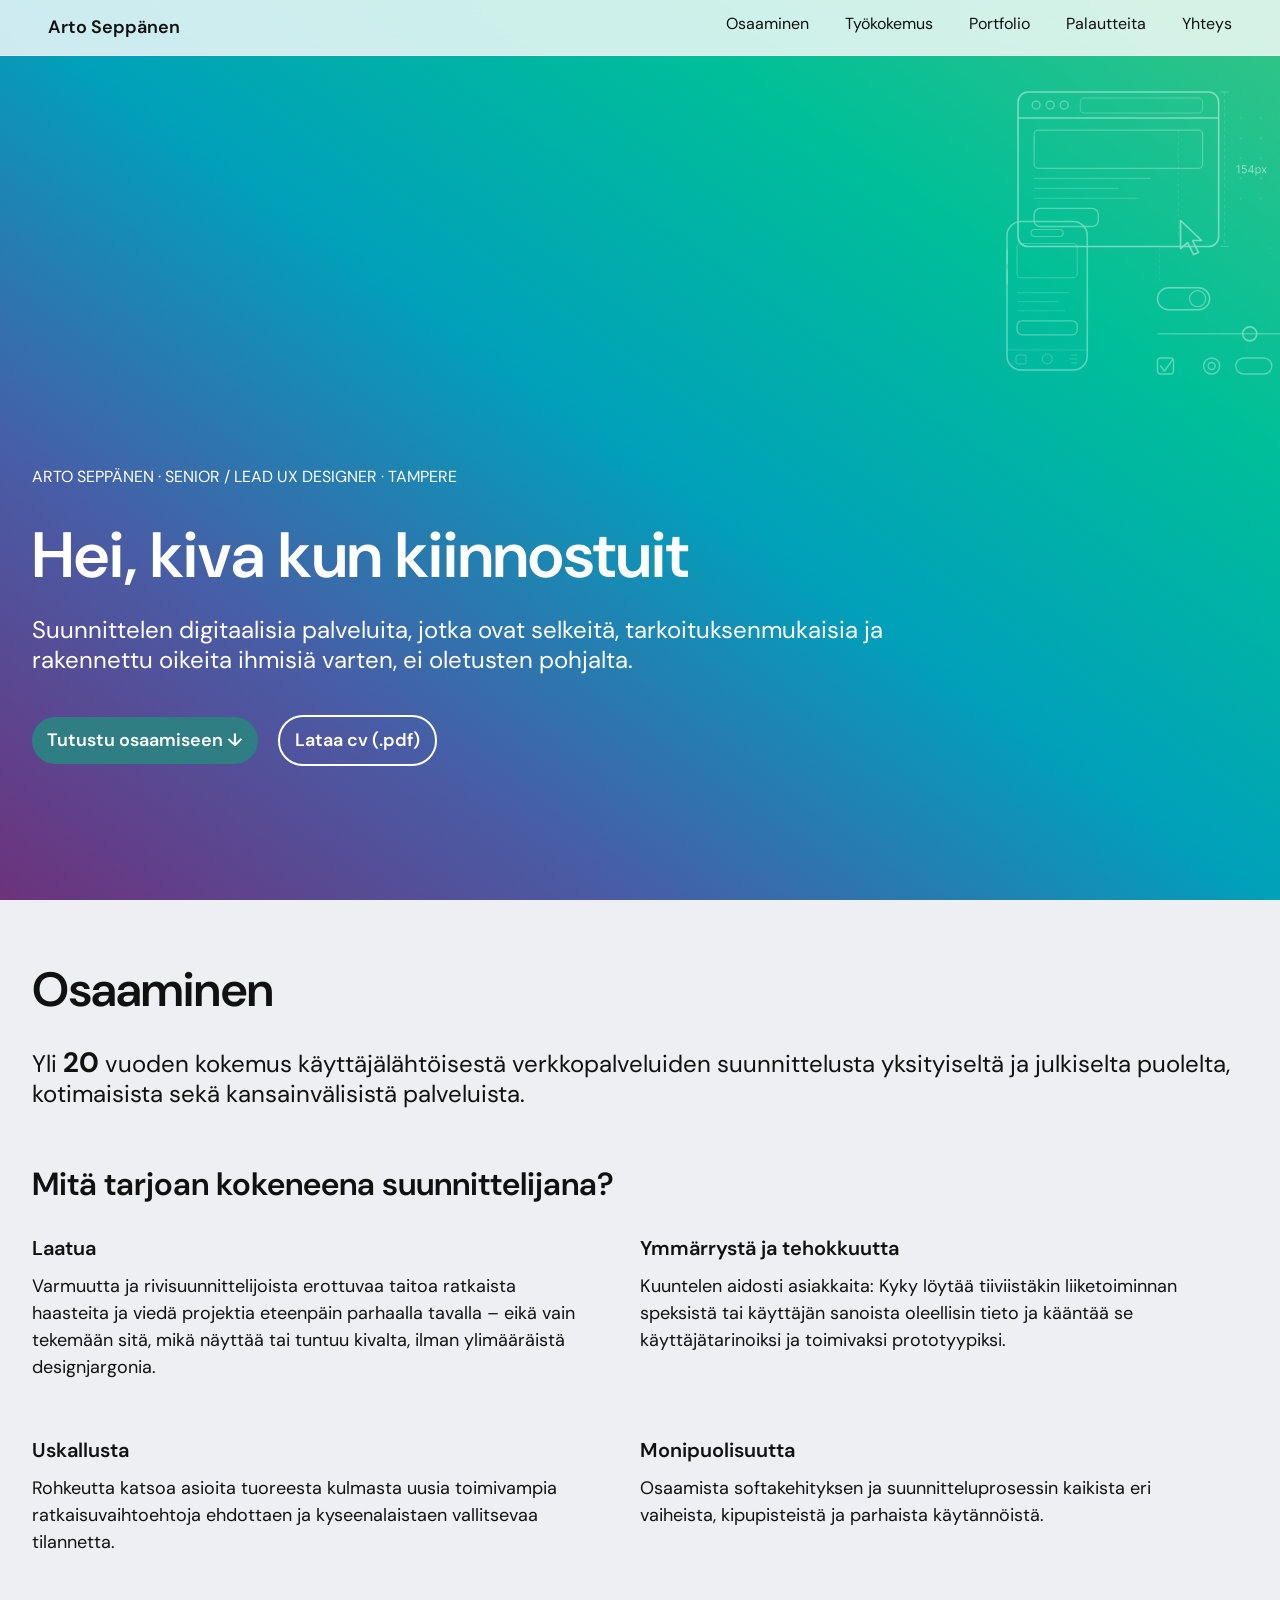
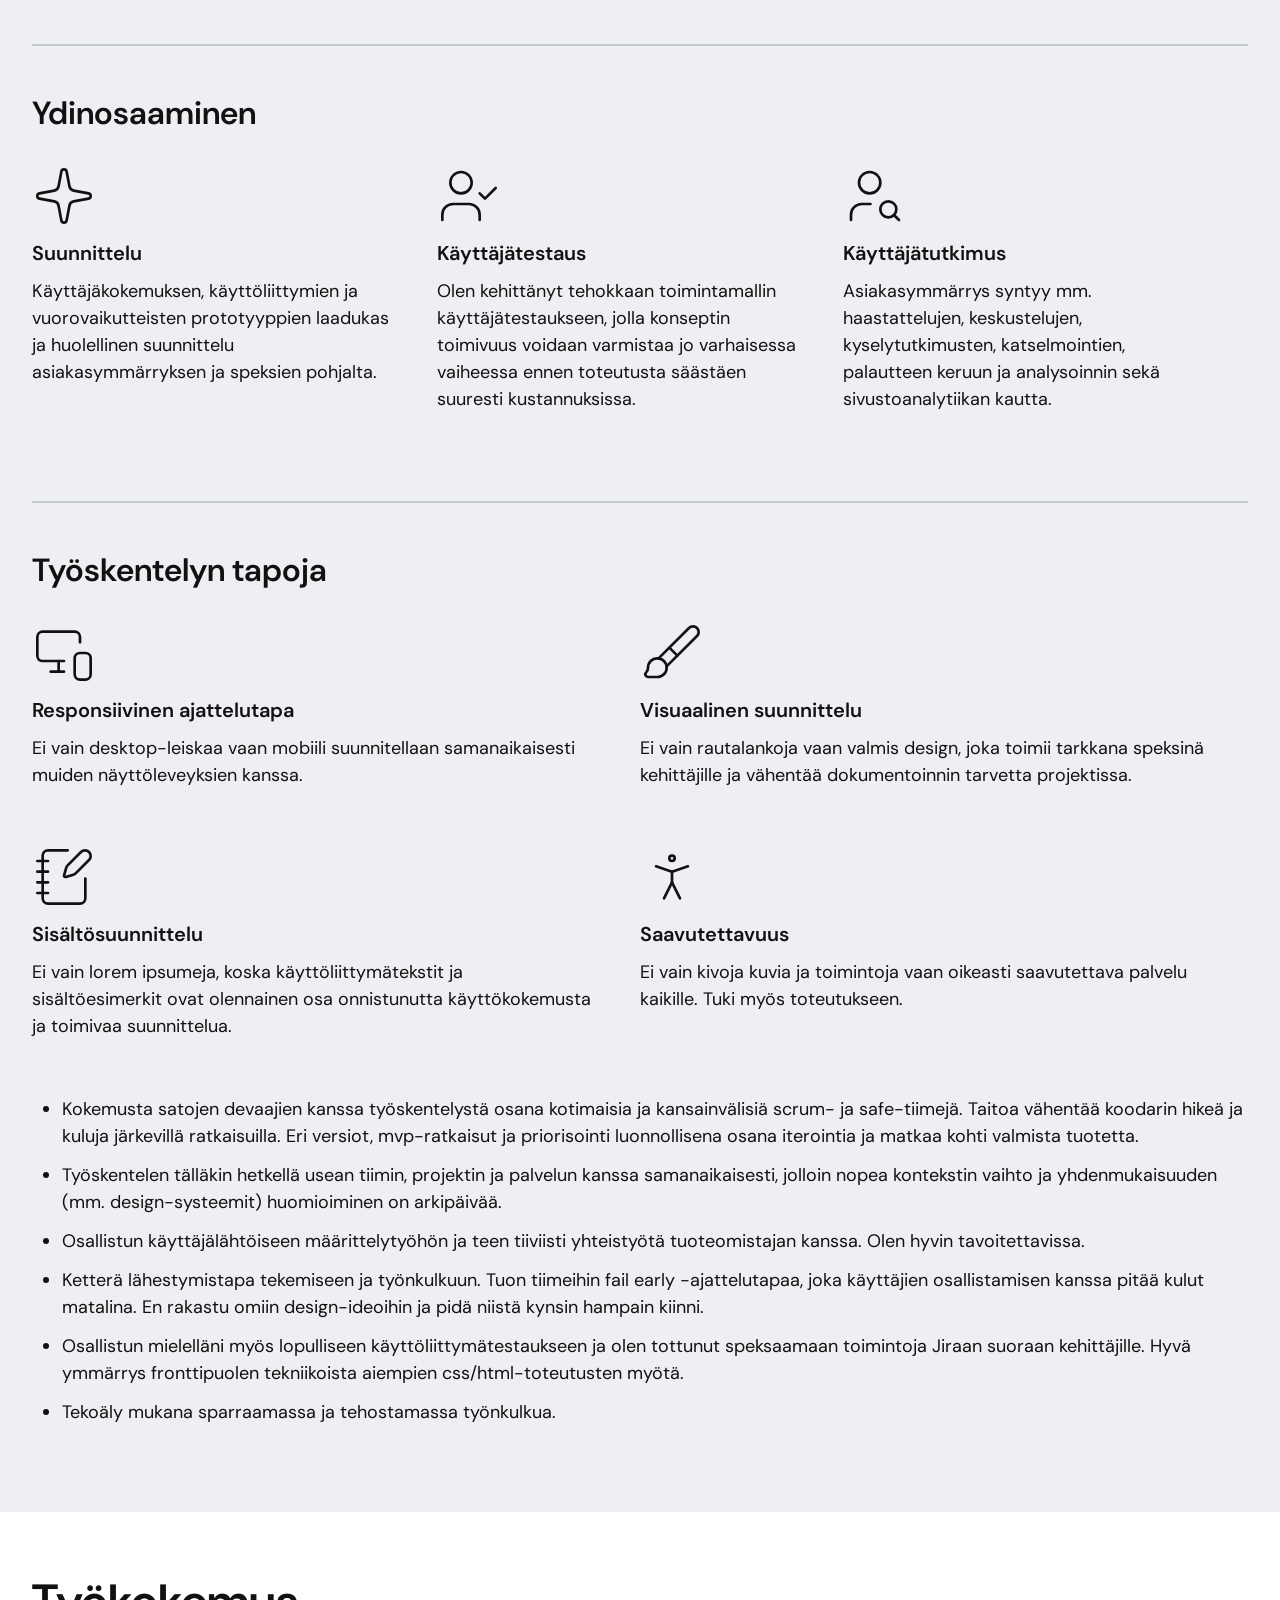
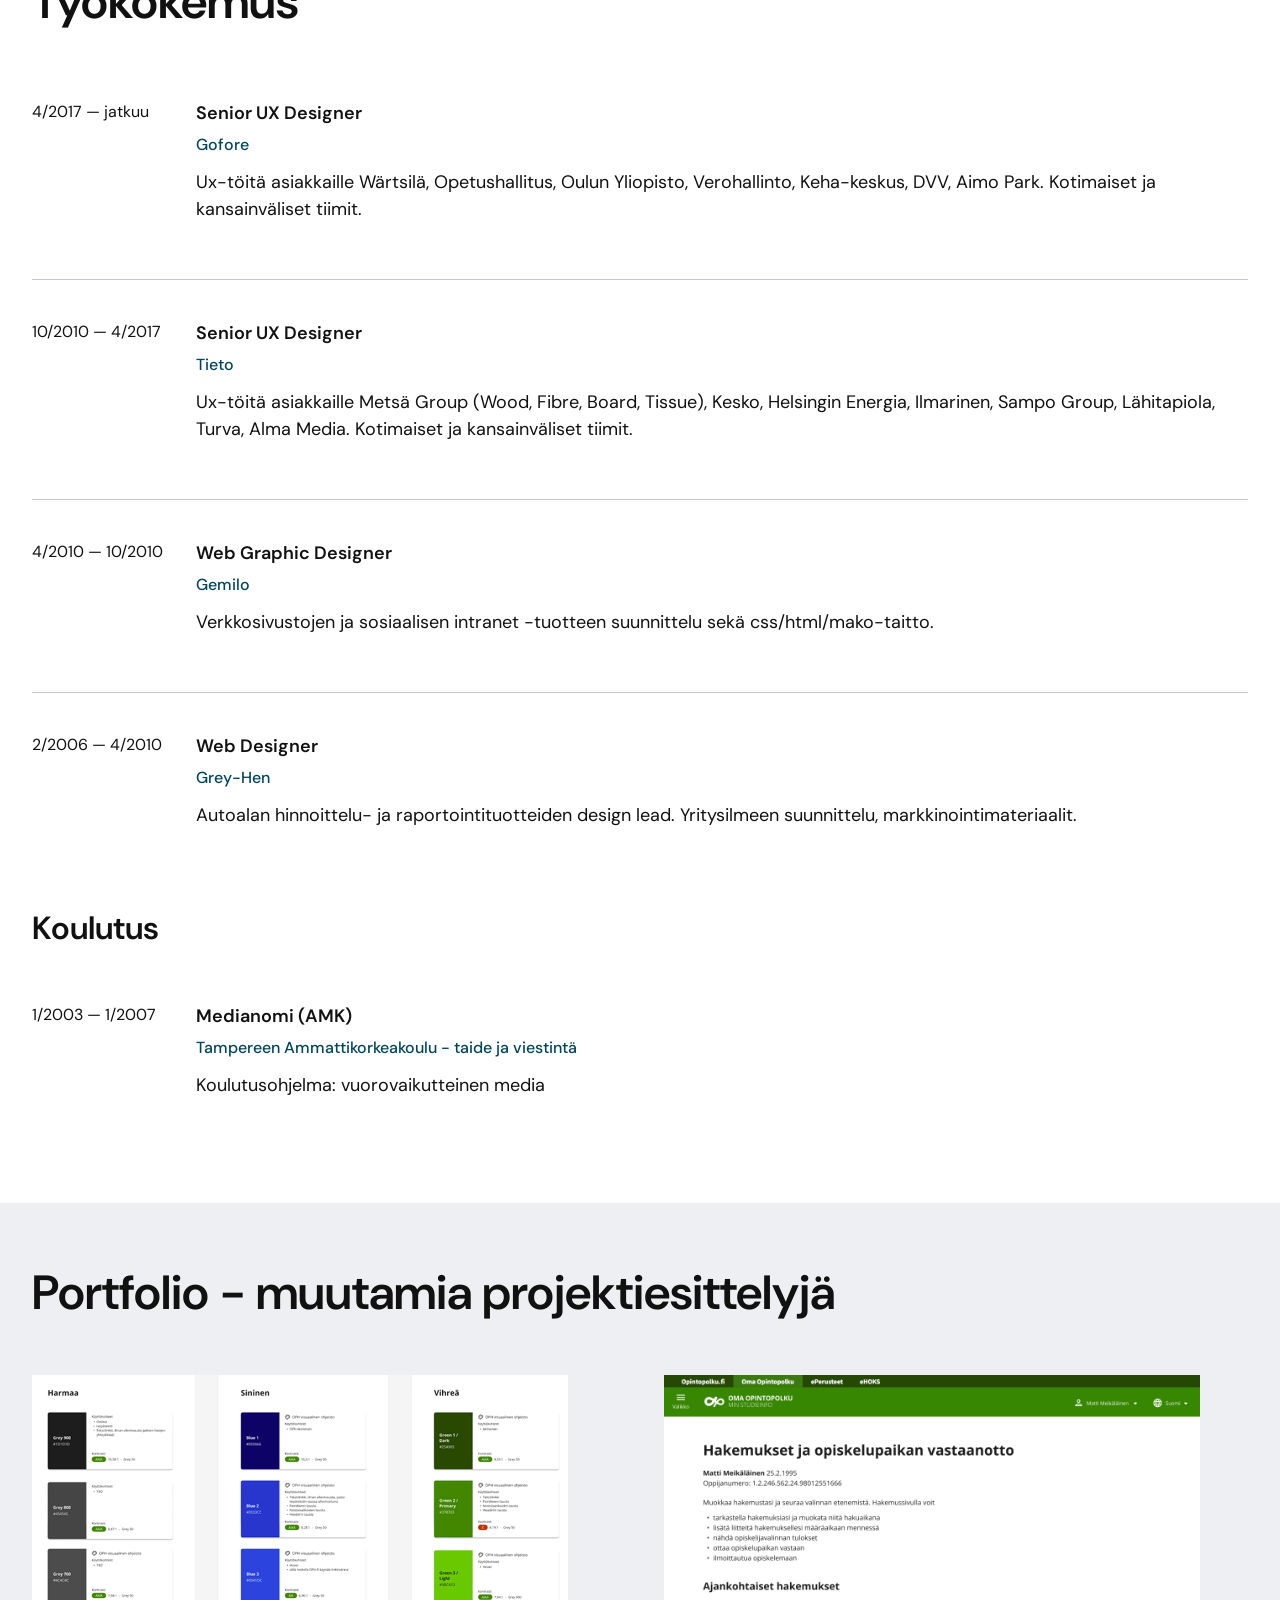
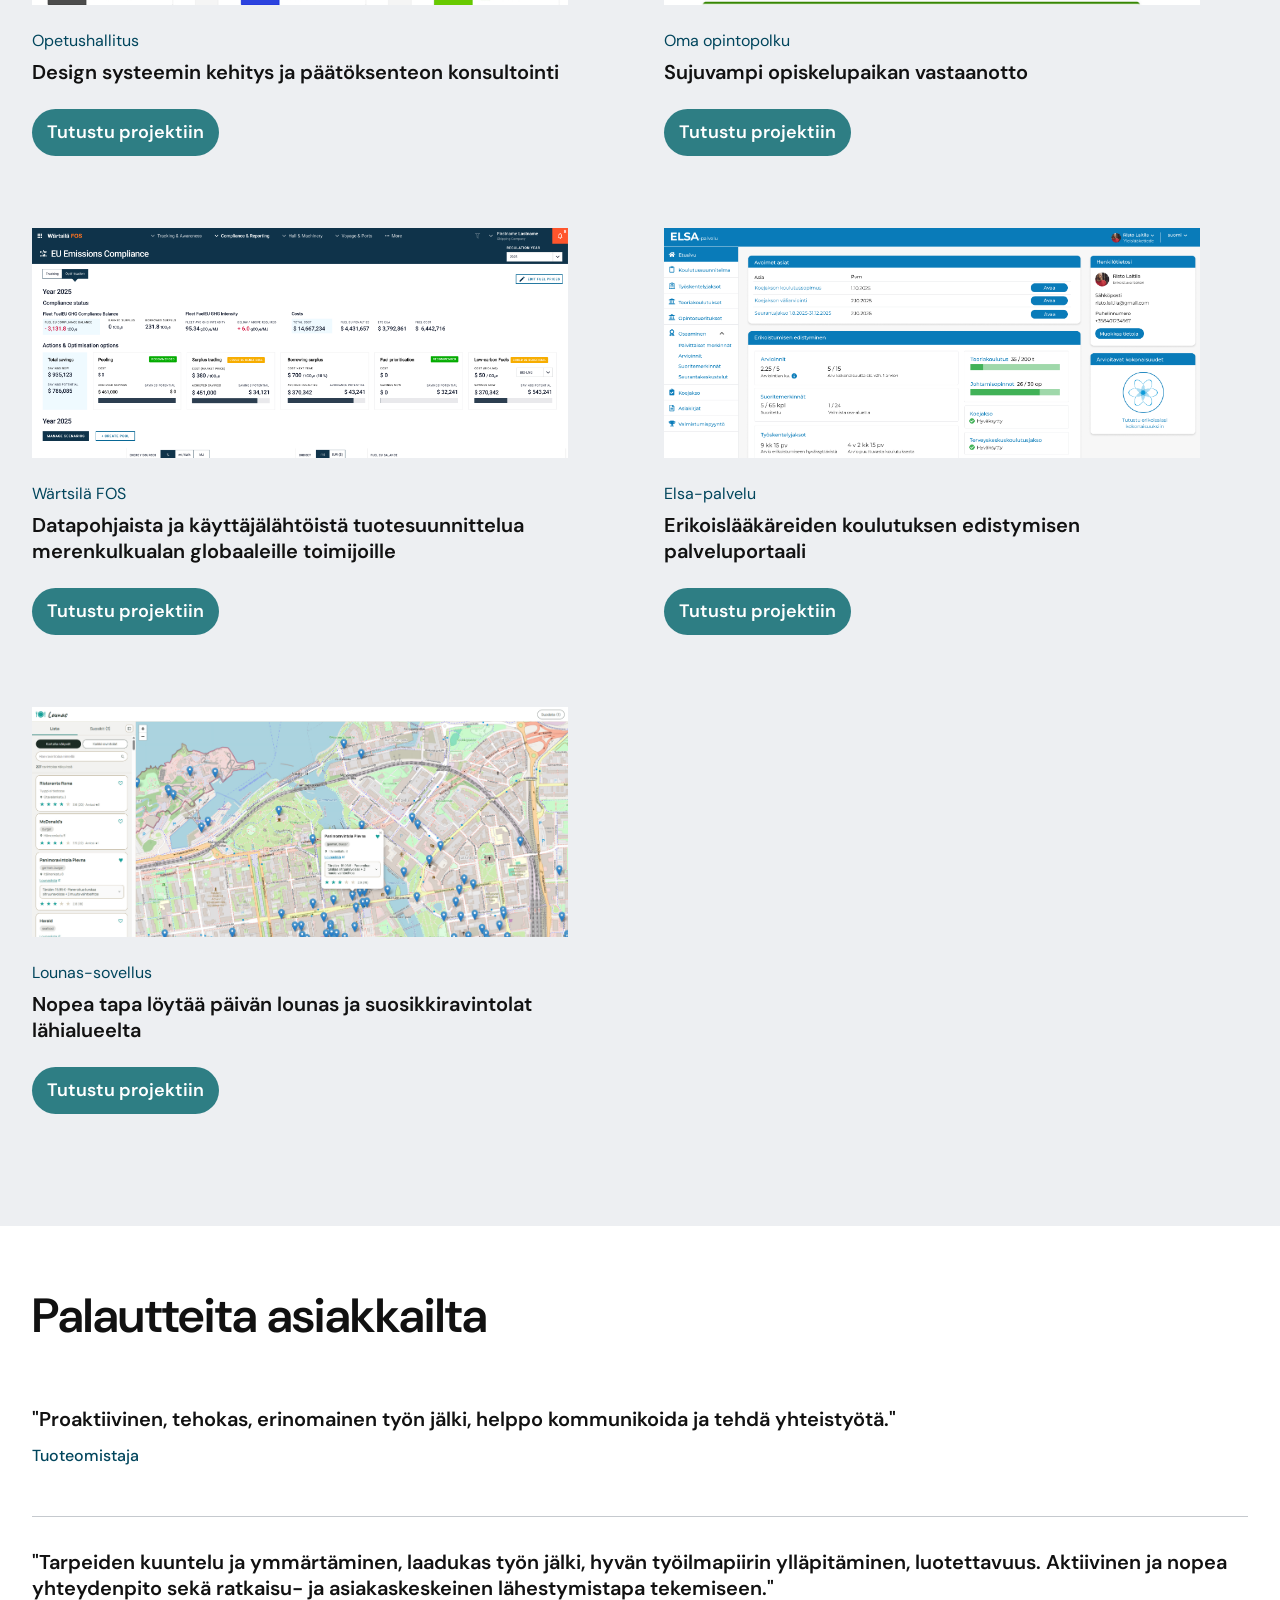
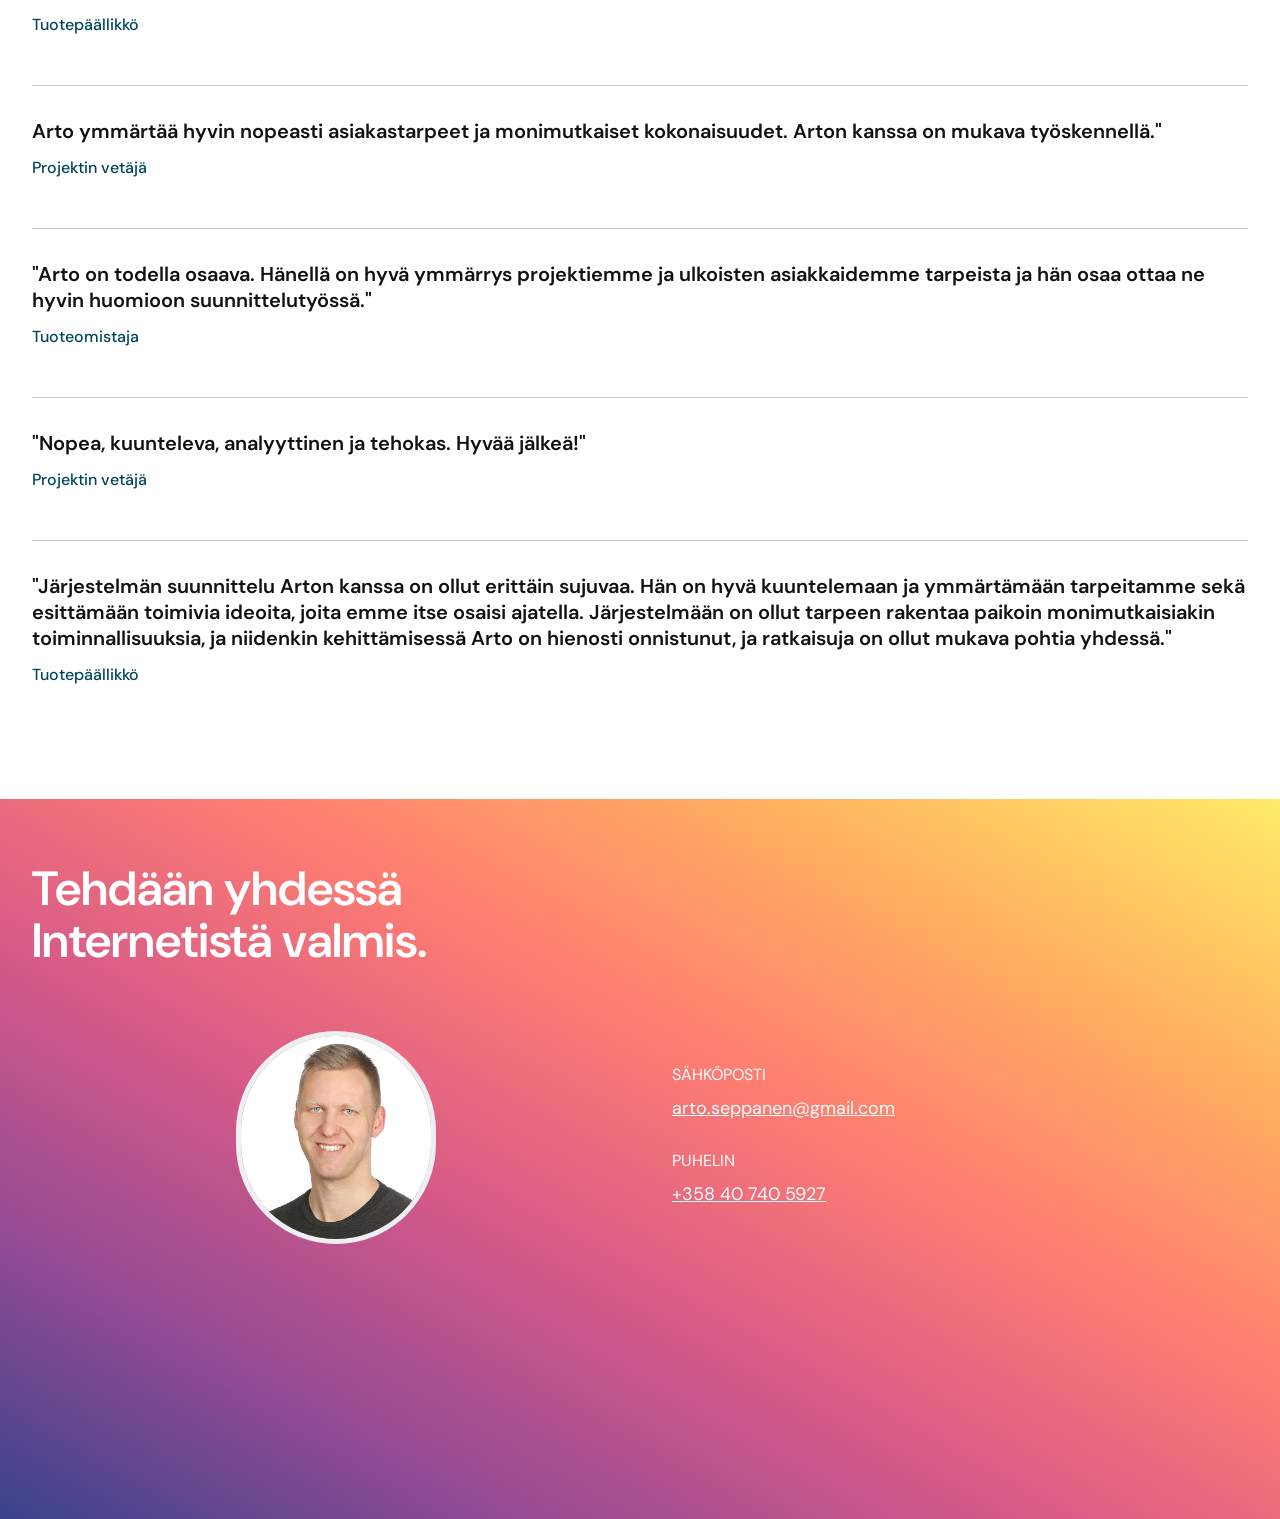
<file: index.html>
<!DOCTYPE html>
<html lang="en">
<head>
  <meta charset="UTF-8">
  <meta name="viewport" content="width=device-width, initial-scale=1.0">
  <meta name="robots" content="noindex">
  <link rel="icon" href="data:,">
  <title>Arto Seppänen — Senior UX Designer</title>  
  <link rel="preconnect" href="https://fonts.googleapis.com">
  <link rel="preconnect" href="https://fonts.gstatic.com" crossorigin>
  <link href="https://fonts.googleapis.com/css2?family=Charis+SIL:ital,wght@0,400;0,700;1,400;1,700&family=DM+Sans:ital,opsz,wght@0,9..40,100..1000;1,9..40,100..1000&family=Open+Sans:ital,wght@0,300..800;1,300..800&display=swap" rel="stylesheet">
  <link rel="stylesheet" href="styles.css">

<!-- Google Analytics seuranta (gtag.js) -->
<script async src="https://www.googletagmanager.com/gtag/js?id=G-K0N491SN1D"></script>
<script>
  window.dataLayer = window.dataLayer || [];
  function gtag(){dataLayer.push(arguments);}
  gtag('js', new Date());
  gtag('config', 'G-K0N491SN1D');
</script>
  
</head>
<body>
<a href="#esittely" class="skip-link">Hyppää osaamiseen</a>

<!-- NAV -->
<nav>
  <a href="#hero" class="nav-logo">Arto Seppänen</a>
  <ul class="nav-links">
    <li><a href="#esittely">Osaaminen</a></li>
    <li><a href="#tyokokemus">Työkokemus</a></li>
    <li><a href="#portfolio">Portfolio</a></li>
    <li><a href="#palautteita">Palautteita</a></li>
    <li><a href="#yhteys">Yhteys</a></li>
  </ul>
  <button class="hamburger" id="ham" aria-label="Avaa valikko">
    <span></span><span></span><span></span>
  </button>
</nav>

<!-- MOBILE MENU  -->
<nav class="mobile-menu" id="mob" aria-label="Navigaatio" aria-hidden="true">
  <a href="#esittely" class="mob-link">Osaaminen</a>
  <a href="#tyokokemus" class="mob-link">Työkokemus</a>
  <a href="#portfolio" class="mob-link">Portfolio</a>
    <a href="projekti4.html" class="mob-link sublevel">Design system</a>
	<a href="projekti1.html" class="mob-link sublevel">Oma opintopolku</a>
	<a href="projekti2.html" class="mob-link sublevel">Wärtsilä FOS</a>
	<a href="projekti3.html" class="mob-link sublevel">ELSA-palvelu</a>
	<a href="projekti5.html" class="mob-link sublevel">Lounas-sovellus</a>
  <a href="#palautteita" class="mob-link">Palautteita</a>
  <a href="#yhteys" class="mob-link">Yhteys</a>
</nav>

<main id="main-content">

  <!-- HERO -->
  <section id="hero">
  <div class="contentwrapper">
    <img src="kulmagraffa2.svg" alt="" class="hero-bg" aria-hidden="true">
    <div class="hero-overlay" aria-hidden="true"></div>
    <div class="hero-content">
      <p class="hero-meta">ARTO SEPPÄNEN&nbsp;·&nbsp;SENIOR / LEAD UX DESIGNER&nbsp;·&nbsp;TAMPERE</p>
      <h1>Hei, kiva kun kiinnostuit</h1>
      <p class="hero-sub">Suunnittelen digitaalisia palveluita, jotka ovat selkeitä, tarkoituksenmukaisia ja rakennettu oikeita ihmisiä varten, ei oletusten pohjalta.</p>
      <a href="#esittely" style="margin-bottom:16px;" class="portfolio-link">Tutustu osaamiseen ↓</a>&nbsp;&nbsp;&nbsp;&nbsp;<a href="cv_arto_seppanen_2026.pdf" target="_blank" class="portfolio-link" style="border: 2px solid #fff; background: transparent;">Lataa cv (.pdf)</a>
	</div>
	  
  </div>
  </section>

  <!-- osaaminen -->
  <section id="esittely">
  <div class="contentwrapper">
  
    <h2>Osaaminen</h2>
	<p class="hero-sub">Yli <span class="big">20</span> vuoden kokemus käyttäjälähtöisestä verkkopalveluiden suunnittelusta yksityiseltä ja julkiselta puolelta, kotimaisista sekä kansainvälisistä palveluista.</p>

	<h3 style="padding-top: 32px;">Mitä tarjoan kokeneena suunnittelijana?</h3>
    <div class="esittely-cols">
      <div class="esittely-col">
        <h4>Laatua</h4>
        <p>Varmuutta ja rivisuunnittelijoista erottuvaa taitoa ratkaista haasteita ja viedä projektia eteenpäin parhaalla tavalla – eikä vain tekemään sitä, mikä näyttää tai tuntuu kivalta, ilman ylimääräistä designjargonia.</p>
      </div>
       <div class="esittely-col">
        <h4>Ymmärrystä ja tehokkuutta</h4>
        <p>Kuuntelen aidosti asiakkaita: Kyky löytää tiiviistäkin liiketoiminnan speksistä tai käyttäjän sanoista oleellisin tieto ja kääntää se käyttäjätarinoiksi ja toimivaksi prototyypiksi.</p>
      </div>
       <div class="esittely-col">
        <h4>Uskallusta</h4>
        <p>Rohkeutta katsoa asioita tuoreesta kulmasta uusia toimivampia ratkaisuvaihtoehtoja ehdottaen ja kyseenalaistaen vallitsevaa tilannetta.</p>
      </div>
	      <div class="esittely-col">
        <h4>Monipuolisuutta</h4>
        <p>Osaamista softakehityksen ja suunnitteluprosessin kaikista eri vaiheista, kipupisteistä ja parhaista käytännöistä.</p>
      </div> 
	</div>

  	<hr>
	
	<h3>Ydinosaaminen</h3> 
	<div class="ydinosaaminen esittely-cols">
	  
		<div class="esittely-col">
			<div class="esittely-stat"><img src="sparkle.svg" aria-hidden="true"/></div> 
			<h4>Suunnittelu</h4>
			<p>Käyttäjäkokemuksen, käyttöliittymien ja vuorovaikutteisten prototyyppien laadukas ja huolellinen suunnittelu asiakasymmärryksen ja speksien pohjalta.</p>
		</div>
		   <div class="esittely-col">
		   <div class="esittely-stat"><img src="user-check.svg" aria-hidden="true"/></div> 
			<h4>Käyttäjätestaus</h4>
			<p>Olen kehittänyt tehokkaan toimintamallin käyttäjätestaukseen, jolla konseptin toimivuus voidaan varmistaa jo varhaisessa vaiheessa ennen toteutusta säästäen suuresti kustannuksissa.</p>
		</div>
		
		<div class="esittely-col">
		<div class="esittely-stat"><img src="user-search.svg" aria-hidden="true"/></div> 
			<h4>Käyttäjätutkimus</h4>
			<p>Asiakasymmärrys syntyy mm. haastattelujen, keskustelujen, kyselytutkimusten, katselmointien, palautteen keruun ja analysoinnin sekä sivustoanalytiikan kautta.</p>
		</div>    
	  </div>

	  <hr>
	  <h3>Työskentelyn tapoja</h3> 
		<div class="konkreatia esittely-cols">
			 <div class="esittely-col">
			 <div class="esittely-stat"><img src="monitor-smartphone.svg" aria-hidden="true"/></div> 
				<h4>Responsiivinen ajattelutapa</h4>
				<p>Ei vain desktop-leiskaa vaan mobiili suunnitellaan samanaikaisesti muiden näyttöleveyksien kanssa.</p>
			  </div>
			  <div class="esittely-col">
			  <div class="esittely-stat"><img src="brush.svg" aria-hidden="true"/></div> 
				<h4>Visuaalinen suunnittelu</h3>
				<p>Ei vain rautalankoja vaan valmis design, joka toimii tarkkana speksinä kehittäjille ja vähentää dokumentoinnin tarvetta projektissa.</p>
			  </div>
			  <div class="esittely-col">
			  <div class="esittely-stat"><img src="notebook-pen.svg" aria-hidden="true"/></div> 
				<h4>Sisältösuunnittelu</h4>
				<p>Ei vain lorem ipsumeja, koska käyttöliittymätekstit ja sisältöesimerkit ovat olennainen osa onnistunutta käyttökokemusta ja toimivaa suunnittelua.</p>
			  </div>
			  <div class="esittely-col">
			  <div class="esittely-stat"><img src="person-standing.svg" aria-hidden="true"/></div> 
				<h4>Saavutettavuus</h4>
				<p>Ei vain kivoja kuvia ja toimintoja vaan oikeasti saavutettava palvelu kaikille. Tuki myös toteutukseen.</p>
			</div>
		</div>
		
		<ul>
			<li>Kokemusta satojen devaajien kanssa työskentelystä osana kotimaisia ja kansainvälisiä scrum- ja safe-tiimejä. Taitoa vähentää koodarin hikeä ja kuluja järkevillä ratkaisuilla. Eri versiot, mvp-ratkaisut ja priorisointi luonnollisena osana iterointia ja matkaa kohti valmista tuotetta.</li>
			<li>Työskentelen tälläkin hetkellä usean tiimin, projektin ja palvelun kanssa samanaikaisesti, jolloin nopea kontekstin vaihto ja yhdenmukaisuuden (mm. design-systeemit) huomioiminen on arkipäivää. </li>
			<li>Osallistun käyttäjälähtöiseen määrittelytyöhön ja teen tiiviisti yhteistyötä tuoteomistajan kanssa. Olen hyvin tavoitettavissa.</li>
			<li>Ketterä lähestymistapa tekemiseen ja työnkulkuun. Tuon tiimeihin fail early -ajattelutapaa, joka käyttäjien osallistamisen kanssa pitää kulut matalina. En rakastu omiin design-ideoihin ja pidä niistä kynsin hampain kiinni.</li>
			<li>Osallistun mielelläni myös lopulliseen käyttöliittymätestaukseen ja olen tottunut speksaamaan toimintoja Jiraan suoraan kehittäjille. Hyvä ymmärrys fronttipuolen tekniikoista aiempien css/html-toteutusten myötä.</li>
			<li>Tekoäly mukana sparraamassa ja tehostamassa työnkulkua.</li>
		</ul>

    </div>
  </section>

  <!-- tyokokemus -->
  <section id="tyokokemus">
  <div class="contentwrapper">
  
 <h2>Työkokemus</h2>

    <div class="exp-row">
      <div class="exp-years">4/2017 — jatkuu</div>
      <div class="exp-rule"></div>
      <div>
        <div class="exp-role">Senior UX Designer</div>
        <div class="exp-co">Gofore</div>
        <p class="exp-desc">Ux-töitä asiakkaille Wärtsilä, Opetushallitus, Oulun Yliopisto, Verohallinto, Keha-keskus, DVV, Aimo Park. Kotimaiset ja kansainväliset tiimit.</p>
      </div>
    </div>

    <div class="exp-row">
      <div class="exp-years">10/2010 — 4/2017</div>
      <div class="exp-rule"></div>
      <div>
        <div class="exp-role">Senior UX Designer</div>
        <div class="exp-co">Tieto</div>
        <p class="exp-desc">Ux-töitä asiakkaille Metsä Group (Wood, Fibre, Board, Tissue), Kesko, Helsingin Energia, Ilmarinen, Sampo Group, Lähitapiola, Turva, Alma Media. Kotimaiset ja kansainväliset tiimit.</p>
      </div>
    </div>

    <div class="exp-row">
      <div class="exp-years">4/2010 — 10/2010</div>
      <div class="exp-rule"></div>
      <div>
        <div class="exp-role">Web Graphic Designer</div>
        <div class="exp-co">Gemilo</div>
        <p class="exp-desc">Verkkosivustojen ja sosiaalisen intranet -tuotteen suunnittelu sekä css/html/mako-taitto.</p>
      </div>
    </div>

    <div class="exp-row"  style="border:0;">
      <div class="exp-years">2/2006 — 4/2010</div>
      <div class="exp-rule"></div>
      <div>
        <div class="exp-role">Web Designer</div>
        <div class="exp-co">Grey-Hen</div>
        <p class="exp-desc">Autoalan hinnoittelu- ja raportointituotteiden design lead. Yritysilmeen suunnittelu, markkinointimateriaalit.</p>
      </div>
	</div>
	  
	   <h3 style="padding-top: 24px;">Koulutus</h3>
	       <div class="exp-row" style="border:0;">
	   <div class="exp-years">1/2003 — 1/2007</div>
	     <div class="exp-rule"></div>
		 <div>
	   <div class="exp-role">Medianomi (AMK)</div>
	   <div class="exp-co">Tampereen Ammattikorkeakoulu - taide ja viestintä</div>
	    Koulutusohjelma: vuorovaikutteinen media
	   </div>
    </div></div>
  </section>

  <!-- portfolio -->
  <section id="portfolio">
  <div class="contentwrapper">
   
    <h2>Portfolio - muutamia projektiesittelyjä</h2>
   

    <div class="portfolio-grid">
     <div class="portfolio-card">
        <a href="projekti4.html"><img src="ds3.jpg" alt="Design system" class="portfolio-img"></a>
        <div class="portfolio-idx">Opetushallitus</div>
       <h4><a href="projekti4.html">Design systeemin kehitys ja päätöksenteon konsultointi</a></h4>
        
        <a href="projekti4.html" class="portfolio-link">Tutustu projektiin</a>
      </div>


      <div class="portfolio-card">
        <a href="projekti1.html"><img src="oph4.png" alt="Opiskelupaikan vastaanoton käyttöliittymä" class="portfolio-img"></a>
        <div class="portfolio-idx">Oma opintopolku</div>
       <h4><a href="projekti1.html">Sujuvampi opiskelupaikan vastaanotto</a></h4>
        
        <a href="projekti1.html" class="portfolio-link">Tutustu projektiin</a>
      </div>

      <div class="portfolio-card">
        <a href="projekti2.html"><img src="fos4.png" alt="Wärtsilä FOS-palvelun käyttöliittymä" class="portfolio-img"></a>
        <div class="portfolio-idx">Wärtsilä FOS</div>
         <h4><a href="projekti2.html">Datapohjaista ja käyttäjälähtöistä tuotesuunnittelua merenkulkualan globaaleille toimijoille</a></h4>
        <a href="projekti2.html"  class="portfolio-link">Tutustu projektiin</a>
      </div>

      <div class="portfolio-card">
        <a href="projekti3.html"><img src="elsa1.png" alt="Elsa-palvelun käyttöliittymä" class="portfolio-img"></a>
        <div class="portfolio-idx">Elsa-palvelu</div>
        <h4><a href="projekti3.html">Erikoislääkäreiden koulutuksen edistymisen palveluportaali</a></h4>
        <a href="projekti3.html" class="portfolio-link">Tutustu projektiin</a>
      </div>
	  
	   <div class="portfolio-card">
        <a href="projekti5.html"><img src="lounas5.jpg" alt="Lounas-sovelluksen käyttöliittymä" class="portfolio-img"></a>
        <div class="portfolio-idx">Lounas-sovellus</div>
        <h4><a href="projekti5.html">Nopea tapa löytää päivän lounas ja suosikkiravintolat lähialueelta</a></h4>
        <a href="projekti5.html" class="portfolio-link">Tutustu projektiin</a>
      </div>
</div>   
 </div>
  </section>

  <!-- palautteita -->
  <section id="palautteita">
  <div class="contentwrapper">
    
    <h2>Palautteita asiakkailta</h2>

    <div class="test-grid">
	

	<div class="test-card">
		<h4>"Proaktiivinen, tehokas, erinomainen työn jälki, helppo kommunikoida ja tehdä yhteistyötä."</h4>
		<p class="test-name">Tuoteomistaja</p>
      </div>

	
	<div class="test-card">
		<h4>"Tarpeiden kuuntelu ja ymmärtäminen, laadukas työn jälki, hyvän työilmapiirin ylläpitäminen, luotettavuus. Aktiivinen ja nopea yhteydenpito sekä ratkaisu- ja asiakaskeskeinen lähestymistapa tekemiseen."</h4>
		<p class="test-name">Tuotepäällikkö</p>
      </div>

      <div class="test-card">
	    <h4>Arto ymmärtää hyvin nopeasti asiakastarpeet ja monimutkaiset kokonaisuudet. Arton kanssa on mukava työskennellä." </h4>
		<p class="test-name">Projektin vetäjä</p>
      </div> 

	<div class="test-card">  
		<h4>"Arto on todella osaava. Hänellä on hyvä ymmärrys projektiemme ja ulkoisten asiakkaidemme tarpeista ja hän osaa ottaa ne hyvin huomioon suunnittelutyössä."</h4>
		<p class="test-name">Tuoteomistaja</p>  
	</div>
	
	<div class="test-card">
		<h4>"Nopea, kuunteleva, analyyttinen ja tehokas. Hyvää jälkeä!"</h4>
		<p class="test-name">Projektin vetäjä</p>
      </div>
	  
   <div class="test-card" style="border-bottom: 0;">  
	  <h4>"Järjestelmän suunnittelu Arton kanssa on ollut erittäin sujuvaa. Hän on hyvä kuuntelemaan ja ymmärtämään tarpeitamme sekä esittämään toimivia ideoita, joita emme itse osaisi ajatella. Järjestelmään on ollut tarpeen rakentaa paikoin monimutkaisiakin toiminnallisuuksia, ja niidenkin kehittämisessä Arto on hienosti onnistunut, ja ratkaisuja on ollut mukava pohtia yhdessä."</h3>
	  <p class="test-name">Tuotepäällikkö</p>  
   </div>

</div>
    </div>
  </section>

  <!-- ── yhteys ── -->
  <section id="yhteys">
  <div class="contentwrapper">
    <!--<span class="ghost-num">05</span>-->
    <h2>Tehdään yhdessä<br>Internetistä valmis.</h2>
    

    <div class="yhteys-grid">
	<div class="yhteys-cell">
         <img src="arto2.jpg" alt="Kuva minusta">
      </div>
	
	
	
      <div class="yhteys-cell">
        <div class="yhteys-label">SÄHKÖPOSTI</div>
        <a href="mailto:arto.seppanen@gmail.com" class="yhteys-val"><span class="__cf_email__" data-cfemail="bedfd2dbc6fedfd2dbc6d3d1ccd9dfd090dadbcdd7d9d0">arto.seppanen@gmail.com</span></a>
		
		<br /> <br /> <div class="yhteys-label">PUHELIN</div>
        <a href="tel:+358407405927" class="yhteys-val"><span class="__cf_email__" data-cfemail="bedfd2dbc6fedfd2dbc6d3d1ccd9dfd090dadbcdd7d9d0">+358 40 740 5927</span></a>
      </div>
	
    
   
     </div>
    </div>
  </section>

</main>

<!--<footer>
  <p>© 2026 Arto Seppänen </p>
  </footer>-->

<script>
  /* ── Hamburger ── */
  const ham  = document.getElementById('ham');
  const mob  = document.getElementById('mob');
  const mobs = document.querySelectorAll('.mob-link');

  function closeMenu() {
    ham.classList.remove('open');
    mob.classList.remove('open');
    mob.setAttribute('aria-hidden', 'true');
    document.body.style.overflow = '';
  }

  ham.addEventListener('click', () => {
    const isOpen = mob.classList.toggle('open');
    mob.setAttribute('aria-hidden', isOpen ? 'false' : 'true');
    ham.classList.toggle('open');
    document.body.style.overflow = isOpen ? 'hidden' : '';
  });

  mobs.forEach(l => l.addEventListener('click', closeMenu));

  /* ── Scrollspy ── */
  const sections  = document.querySelectorAll('section[id]');
  const navLinks  = document.querySelectorAll('.nav-links a');
  const mobLinks  = document.querySelectorAll('.mob-link');

  function setActive(id) {
    navLinks.forEach(l => {
      l.classList.toggle('active', l.getAttribute('href') === '#' + id);
    });
    mobLinks.forEach(l => {
      l.classList.toggle('active', l.getAttribute('href') === '#' + id);
    });
  }

  const spy = new IntersectionObserver(entries => {
    entries.forEach(e => {
      if (e.isIntersecting) setActive(e.target.id);
    });
  }, { rootMargin: '-42% 0px -52% 0px', threshold: 0 });

  sections.forEach(s => spy.observe(s));
</script>
</body>
</html>
</file>
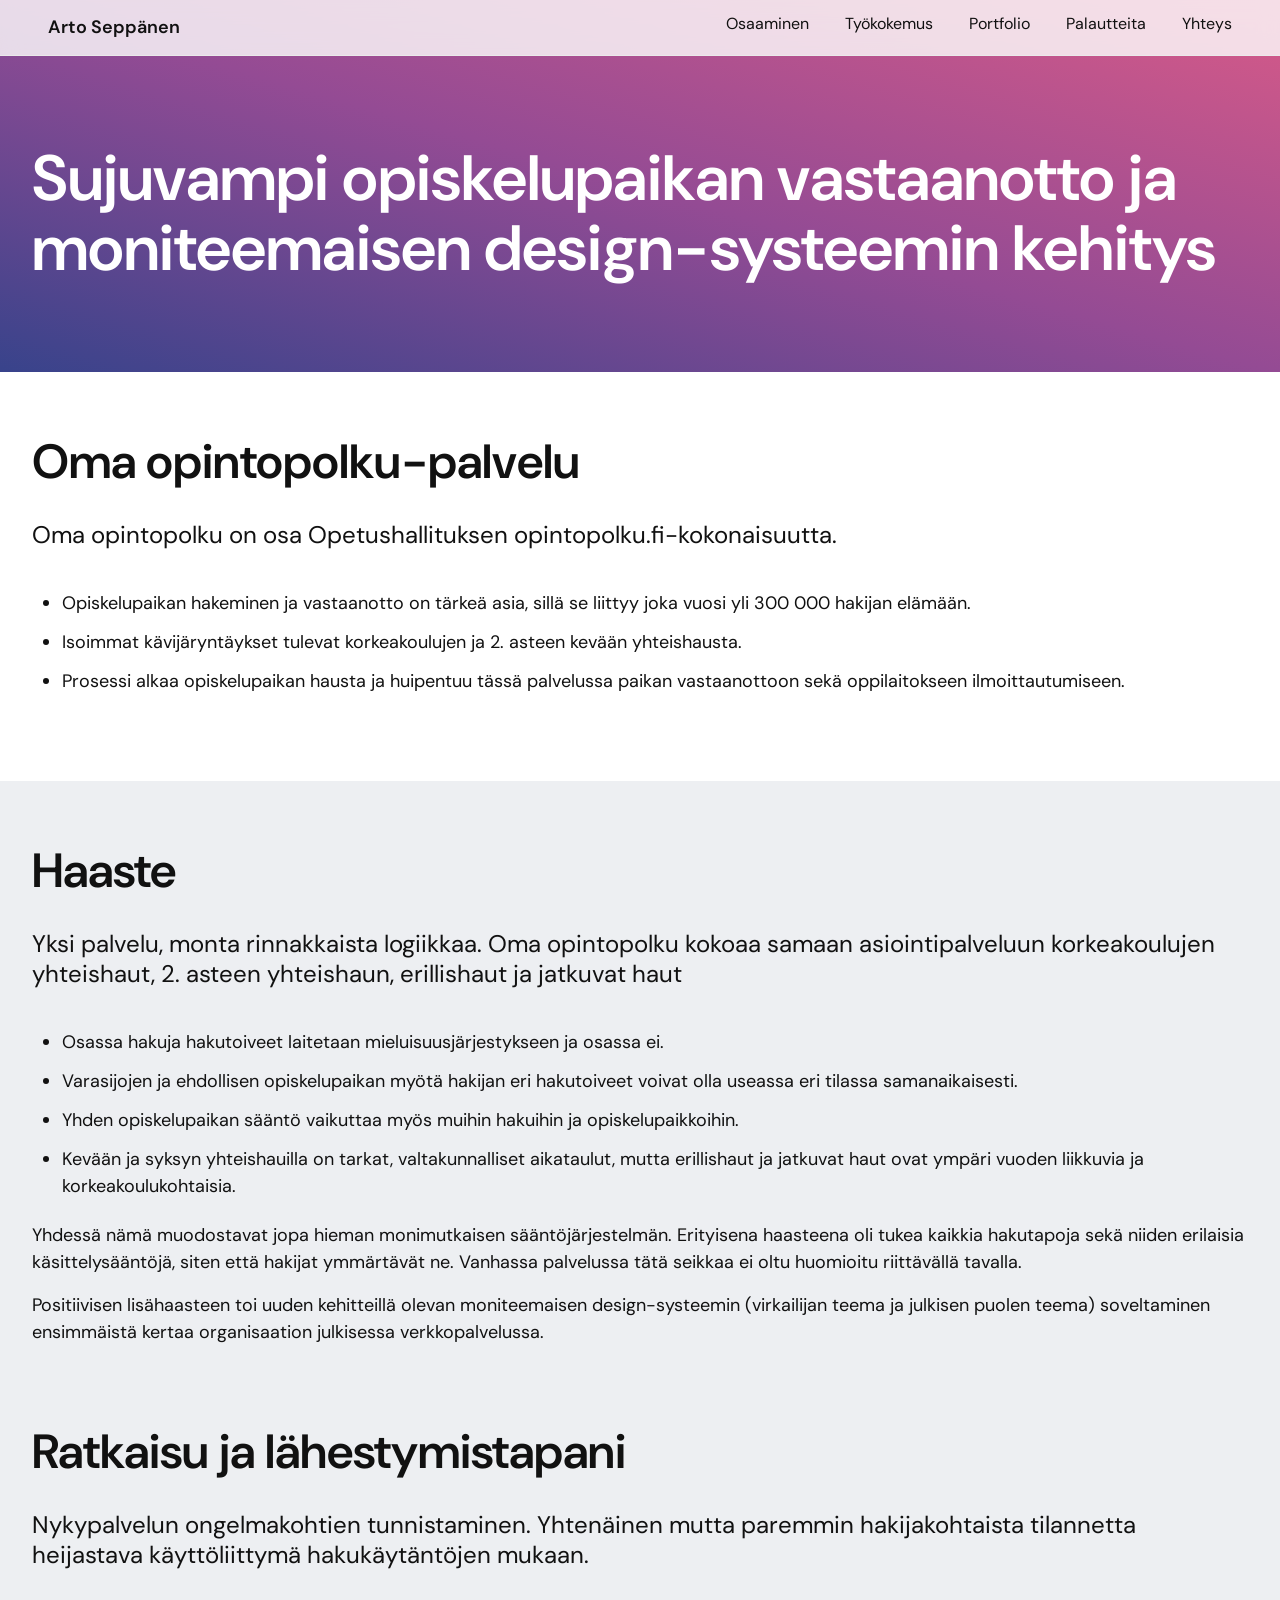
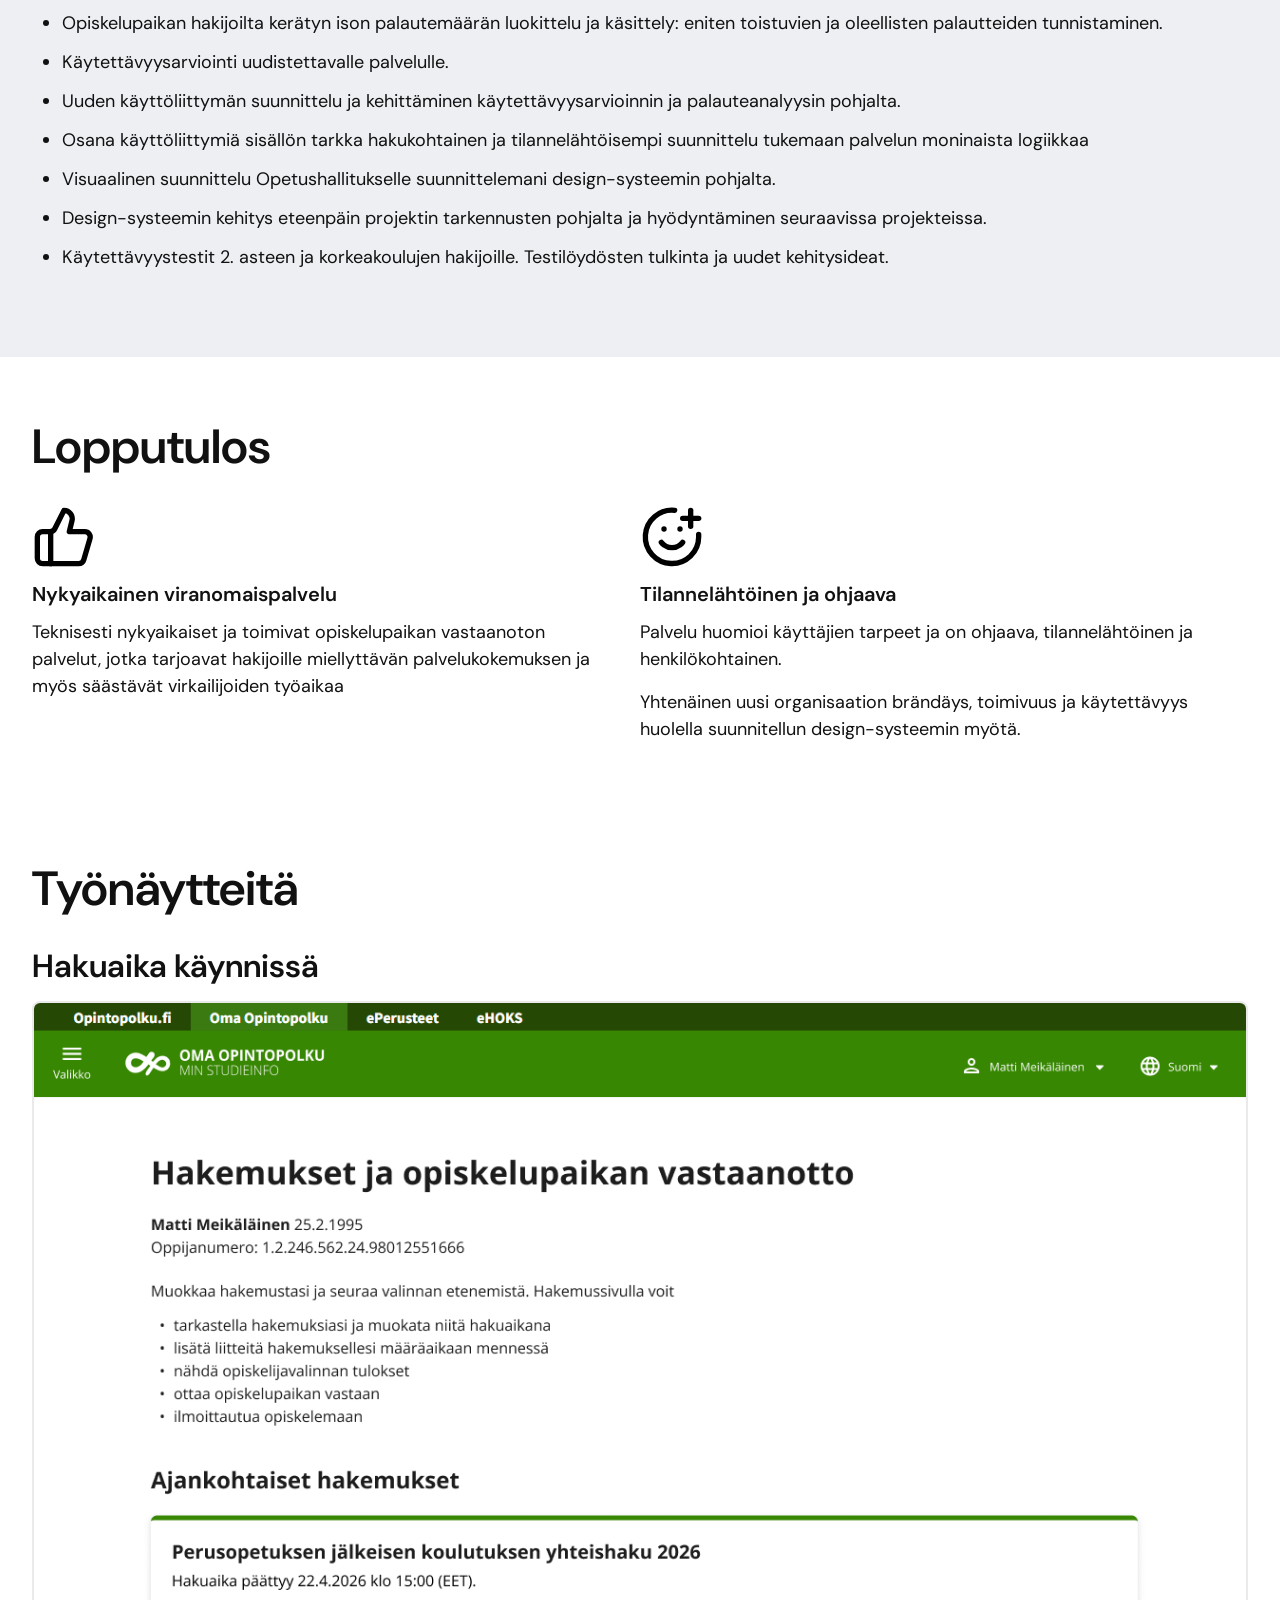
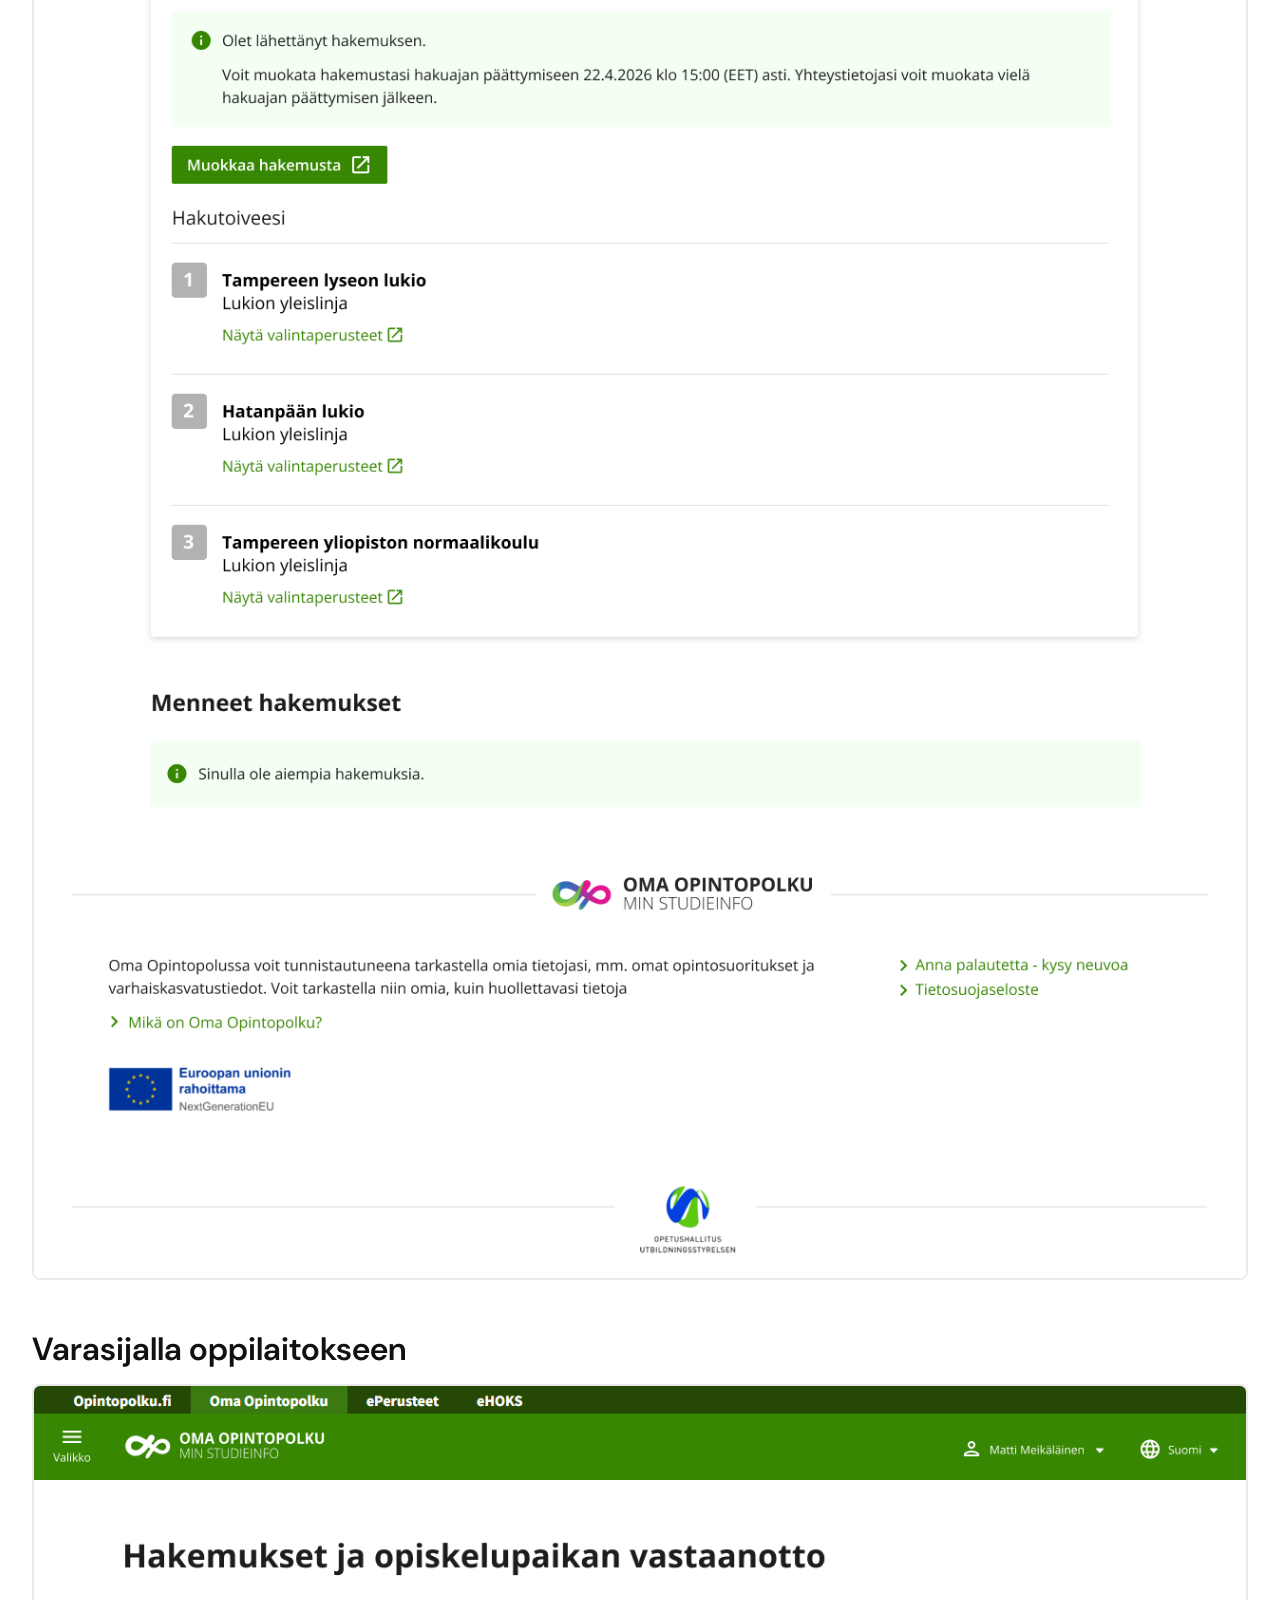
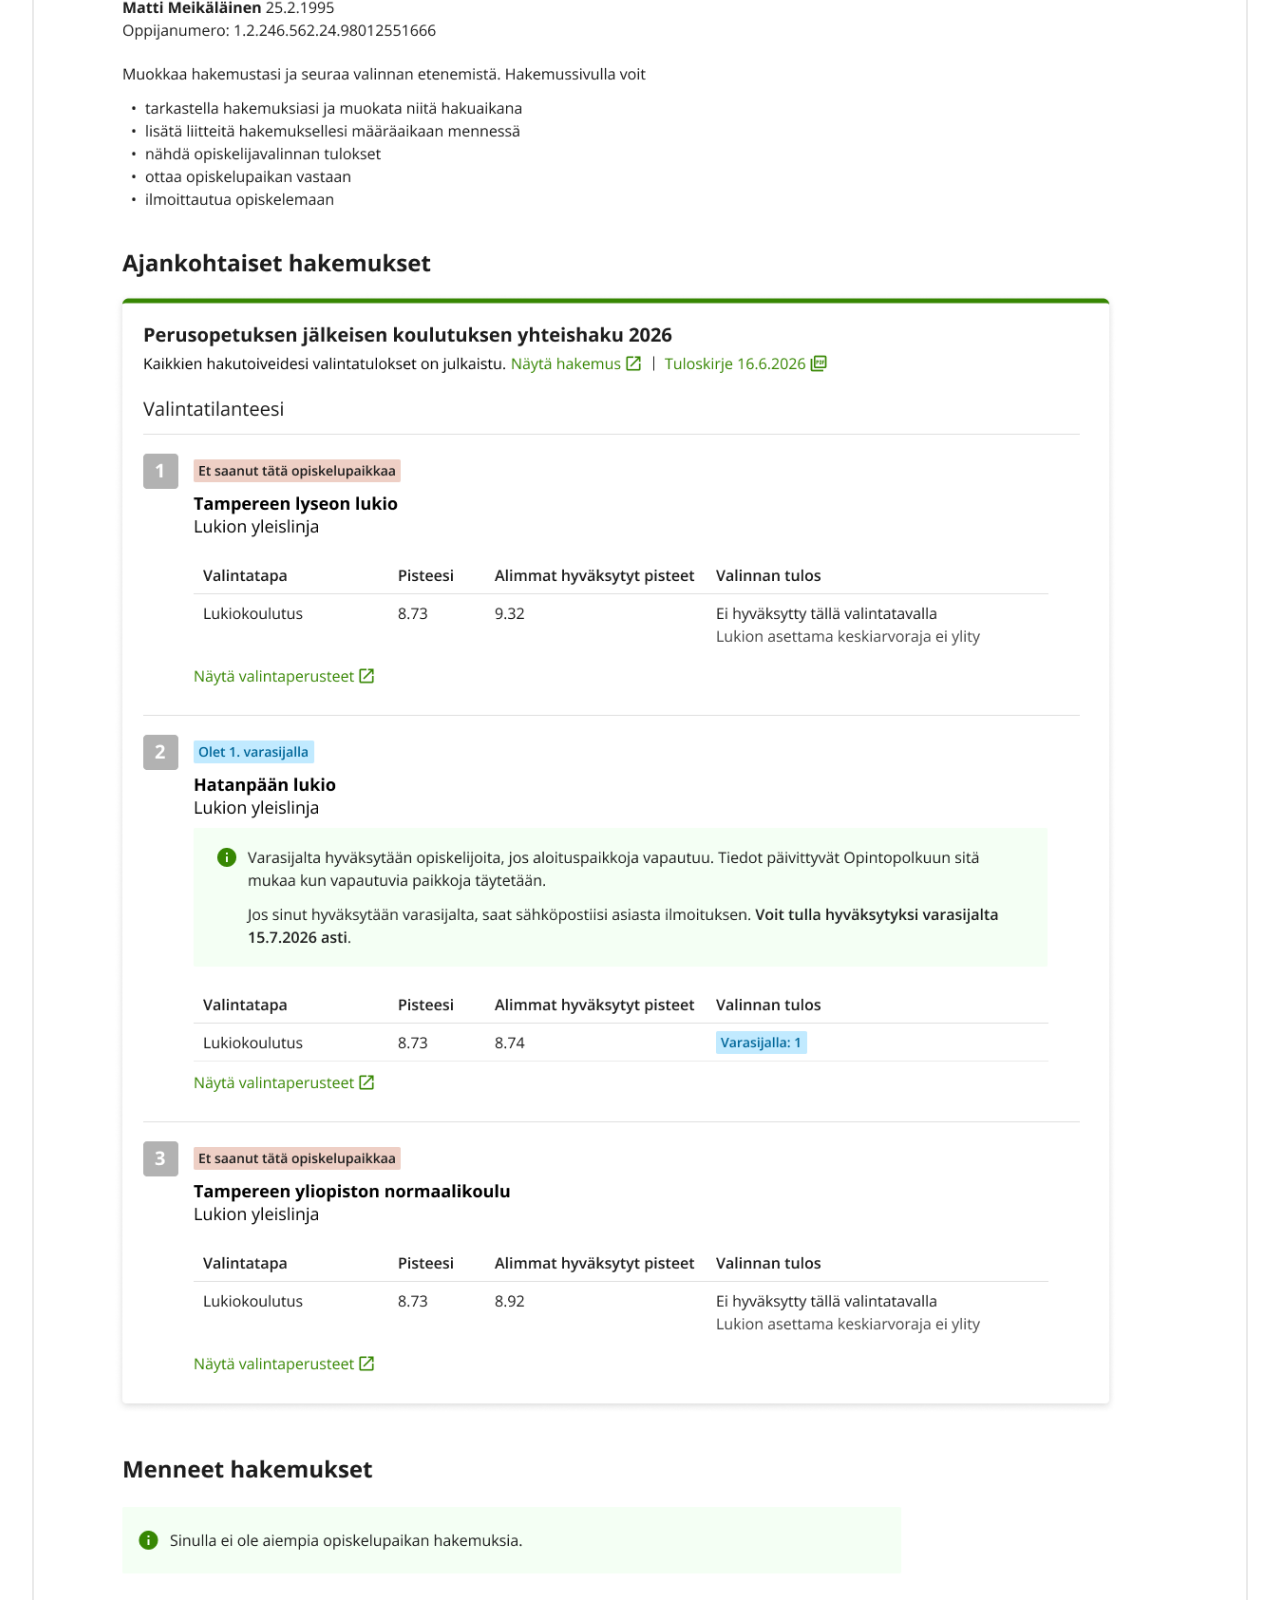
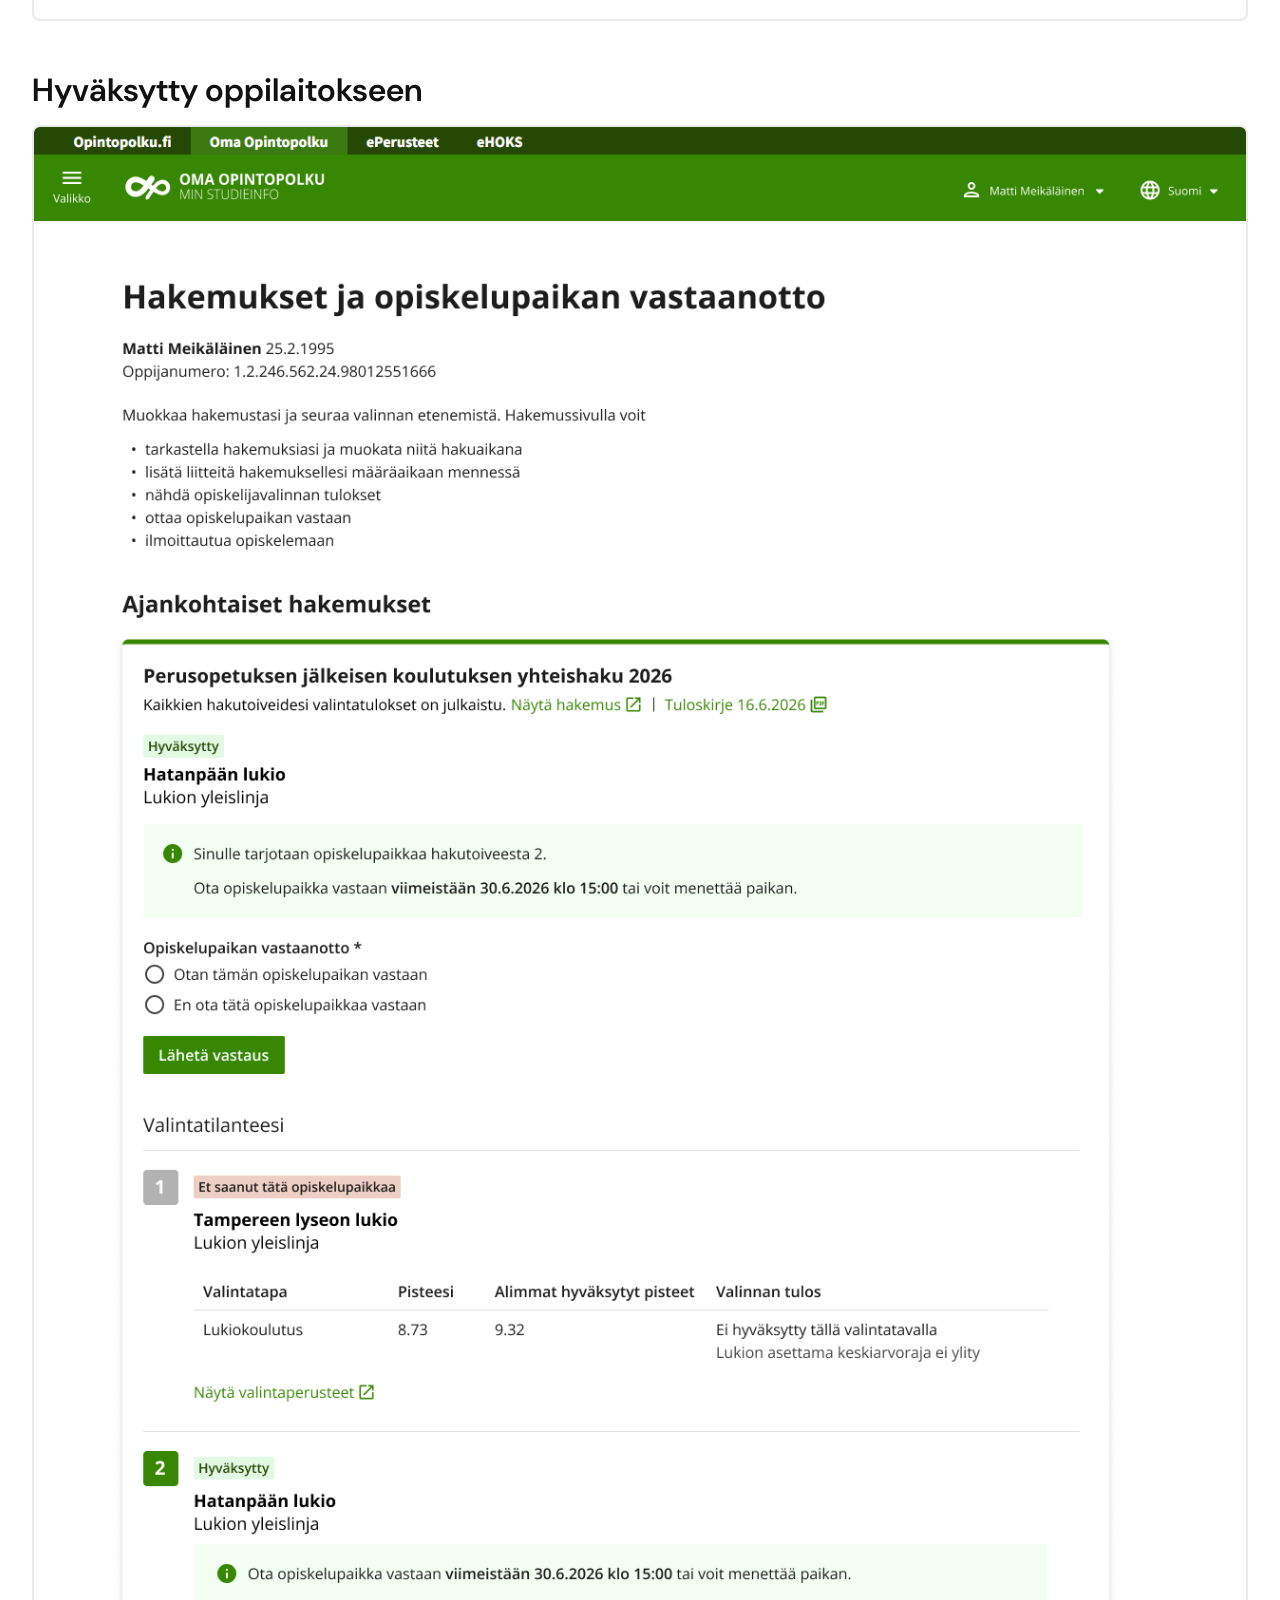
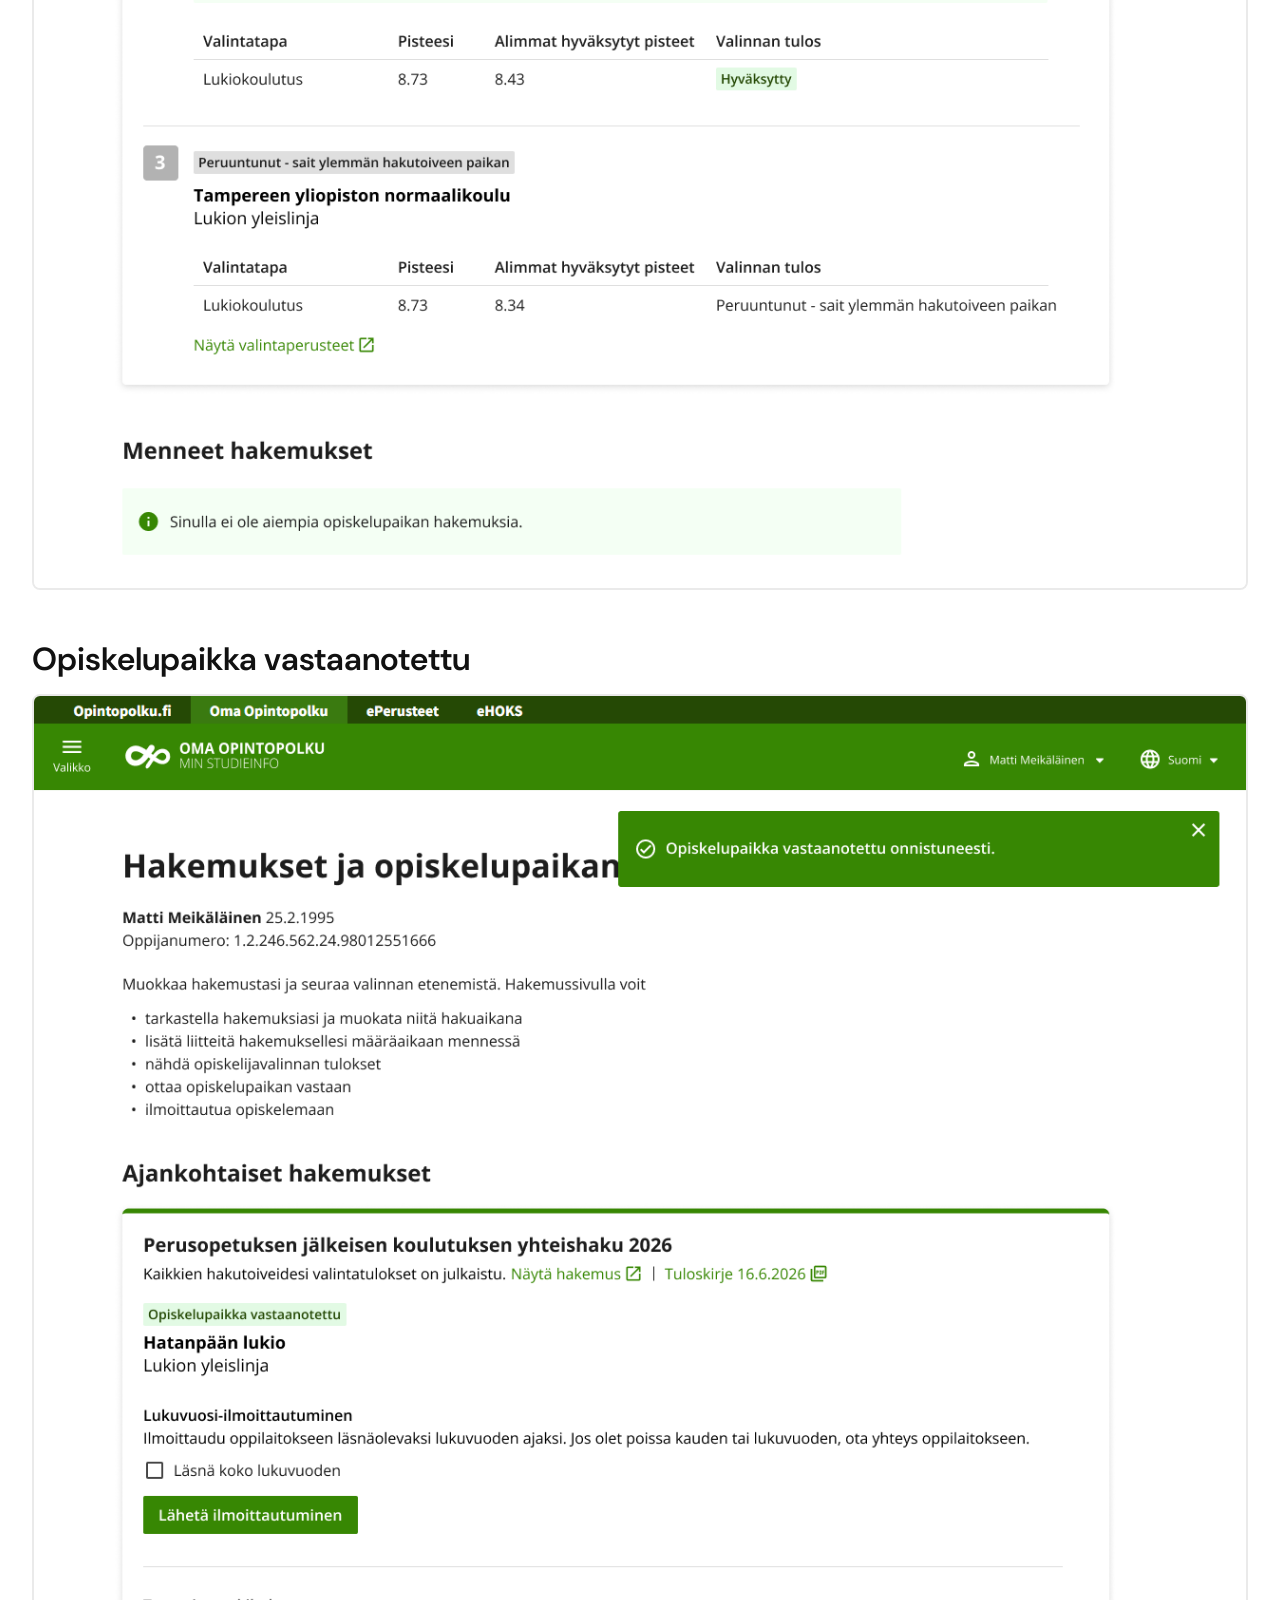
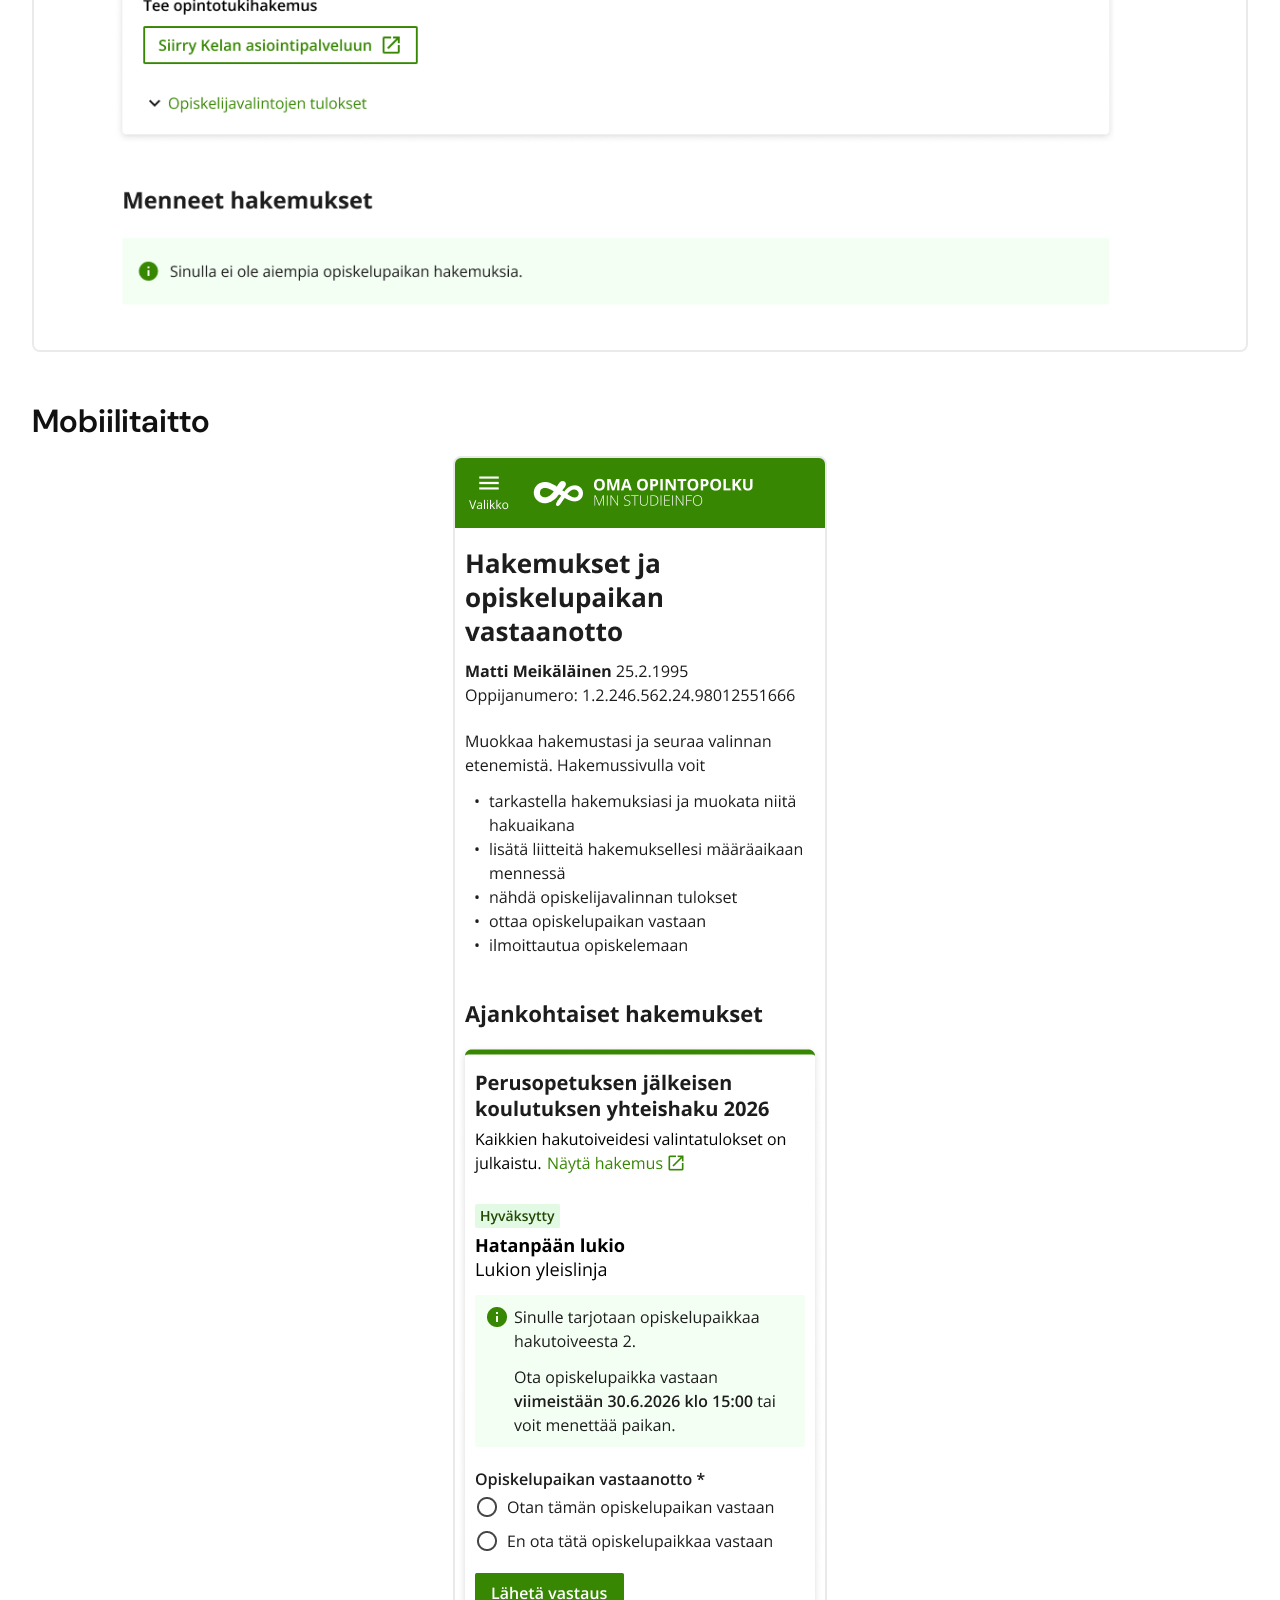
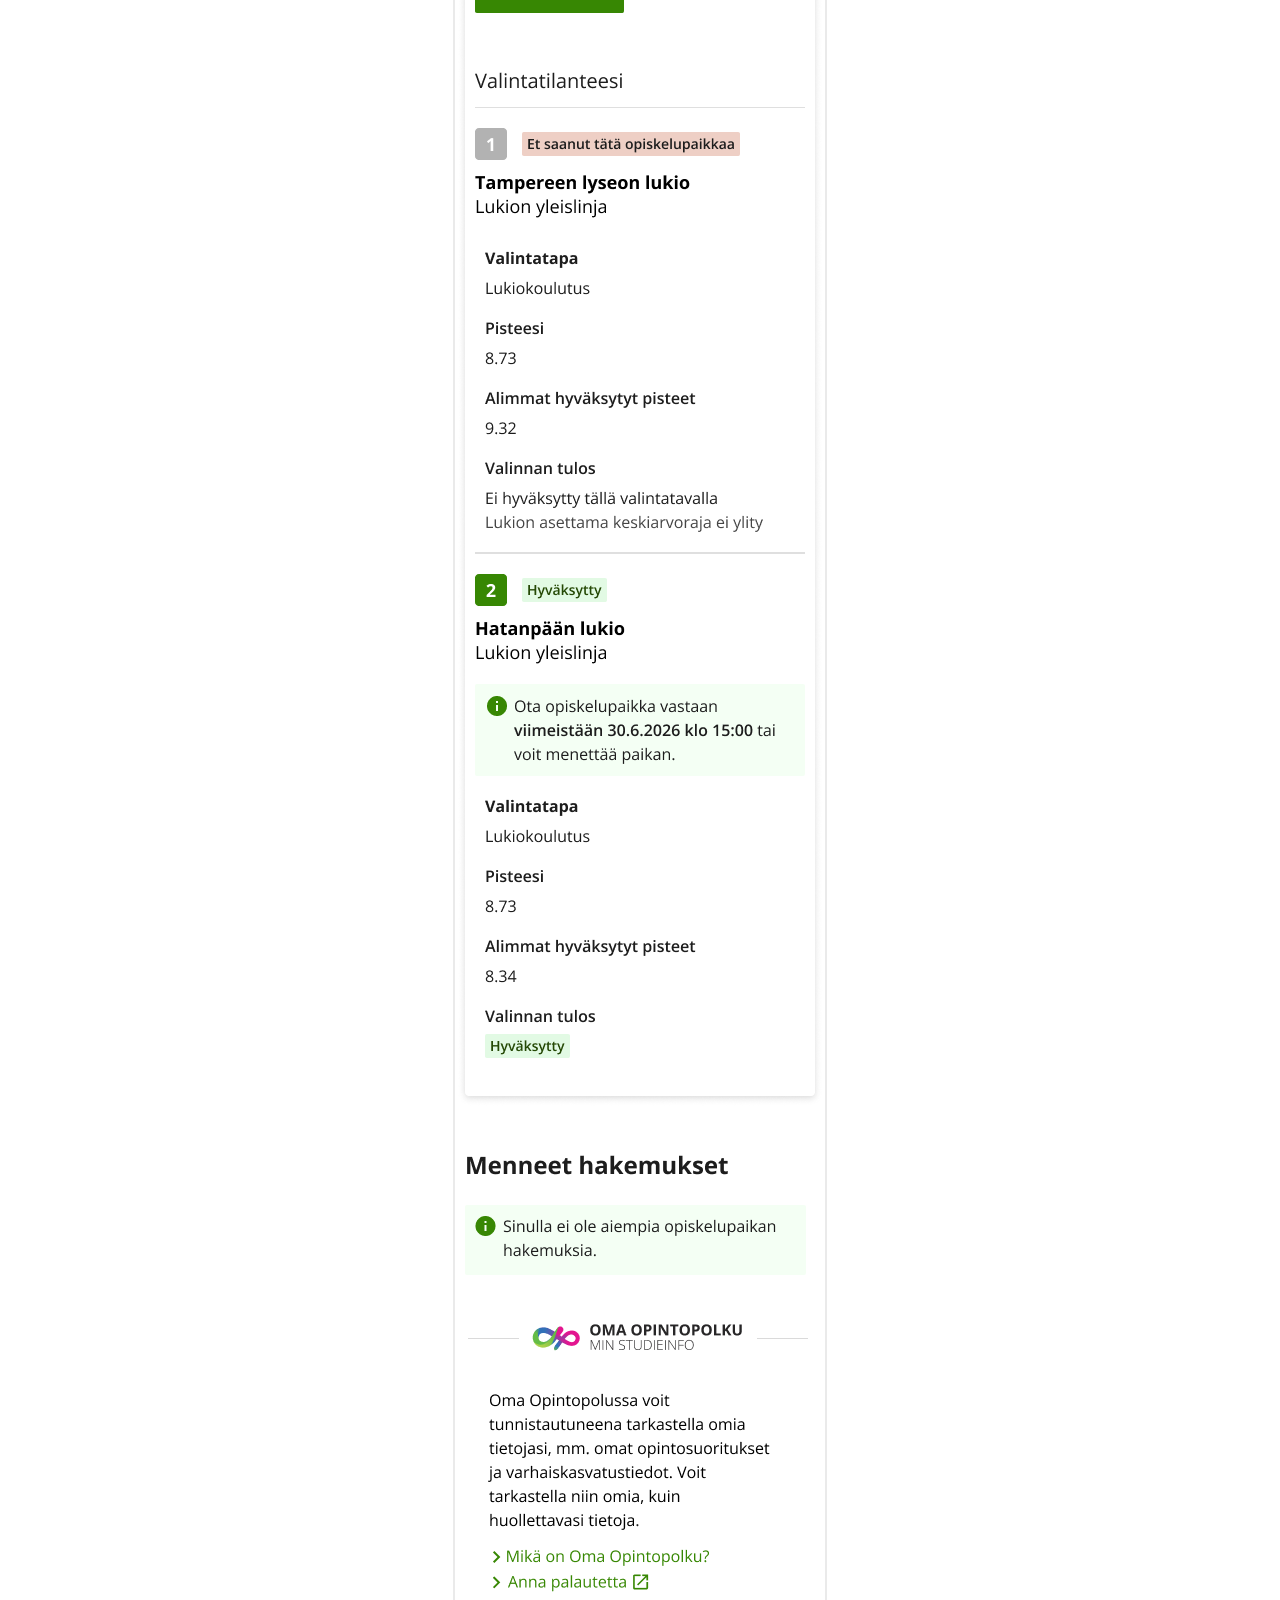
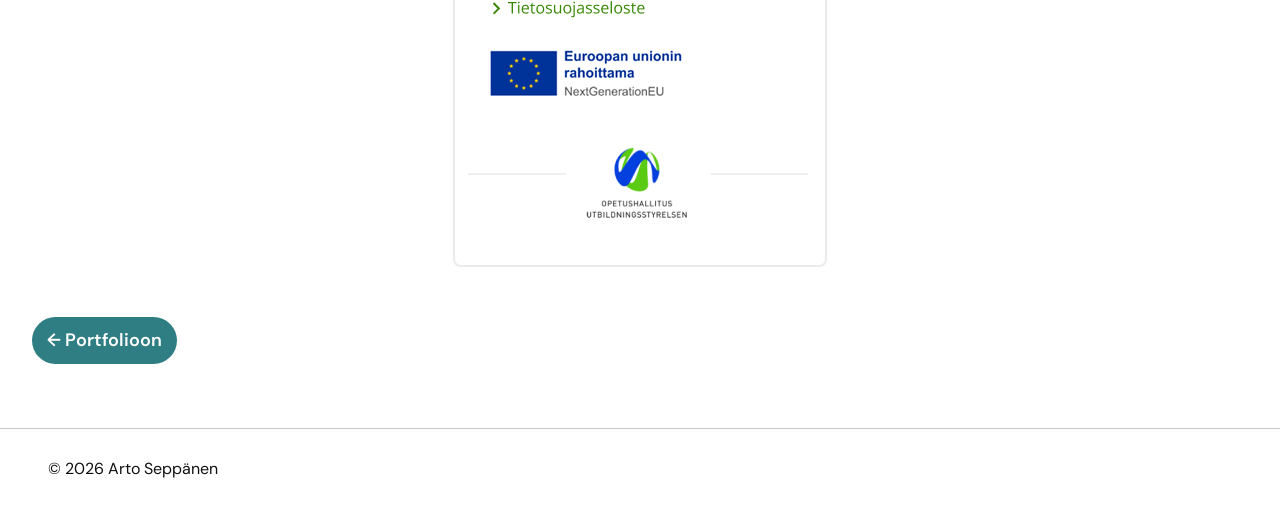
<file: projekti1.html>
<!DOCTYPE html>
<html lang="en">
<head>
  <meta charset="UTF-8">
  <meta name="viewport" content="width=device-width, initial-scale=1.0">
  <meta name="robots" content="noindex">
  <link rel="icon" href="data:,">
  <title>Arto Seppänen — Senior UX Designer</title>  
  <link rel="preconnect" href="https://fonts.googleapis.com">
  <link rel="preconnect" href="https://fonts.gstatic.com" crossorigin>
  <link href="https://fonts.googleapis.com/css2?family=Charis+SIL:ital,wght@0,400;0,700;1,400;1,700&family=DM+Sans:ital,opsz,wght@0,9..40,100..1000;1,9..40,100..1000&family=Open+Sans:ital,wght@0,300..800;1,300..800&display=swap" rel="stylesheet">
  <link rel="stylesheet" href="styles.css">
	
  <!-- Google Analytics seuranta (gtag.js) -->
  <script async src="https://www.googletagmanager.com/gtag/js?id=G-K0N491SN1D"></script>
  <script>
    window.dataLayer = window.dataLayer || []; 
    function gtag(){dataLayer.push(arguments);}
    gtag('js', new Date());
    gtag('config', 'G-K0N491SN1D');
  </script>
	
</head>
<body>
<a href="#esittely" class="skip-link">Hyppää osaamiseen</a>

<!-- NAV -->
<nav>
  <a href="../#hero" class="nav-logo">Arto Seppänen</a>
  <ul class="nav-links">
    <li><a href="../#esittely">Osaaminen</a></li>
    <li><a href="../#tyokokemus">Työkokemus</a></li>
    <li><a href="../#portfolio">Portfolio</a></li>
    <li><a href="../#palautteita">Palautteita</a></li>
    <li><a href="../#yhteys">Yhteys</a></li>
  </ul>
  <button class="hamburger" id="ham" aria-label="Avaa valikko">
    <span></span><span></span><span></span>
  </button>
</nav>

<!-- MOBILE MENU -->
<nav class="mobile-menu" id="mob" aria-label="Navigaatio" aria-hidden="true">
  <a href="../#esittely" class="mob-link">Osaaminen</a>
  <a href="../#tyokokemus" class="mob-link">Työkokemus</a>
  <a href="../#portfolio" class="mob-link">Portfolio</a>
  <a href="projekti4.html" class="mob-link sublevel">Design system</a>
  <a href="projekti1.html" class="mob-link sublevel activesub">Oma opintopolku</a>
  <a href="projekti2.html" class="mob-link sublevel">Wärtsilä FOS</a>
  <a href="projekti3.html" class="mob-link sublevel">ELSA-palvelu</a>
  	<a href="projekti5.html" class="mob-link sublevel">Lounas-sovellus</a>
  <a href="../#palautteita" class="mob-link">Palautteita</a>
  <a href="../#yhteys" class="mob-link">Yhteys</a>
</nav>

<main id="main-content">


  
  <!-- HERO -->
  <section id="esittely" class="portfolio project1">

  <div class="contentwrapper">

  
    <div class="hero-content-portfolio">
      <h1>Sujuvampi opiskelupaikan vastaanotto ja moniteemaisen design-systeemin kehitys</h1>
	</div>
	  
  </div>
  </section>

  <!-- projektiesittely -->
  <section id="palvelun-esittely">
  <div class="contentwrapper">
 
<h2>Oma opintopolku-palvelu</h2>
	<p class="hero-sub">Oma opintopolku on osa Opetushallituksen opintopolku.fi-kokonaisuutta.</p>
	<ul>
		<li>Opiskelupaikan hakeminen ja vastaanotto on tärkeä asia, sillä se liittyy joka vuosi yli 300 000 hakijan elämään. </li>
		<li>Isoimmat kävijäryntäykset tulevat korkeakoulujen ja 2. asteen kevään yhteishausta.</li>
		<li>Prosessi alkaa opiskelupaikan hausta ja huipentuu tässä palvelussa paikan vastaanottoon sekä oppilaitokseen ilmoittautumiseen.</li>
    </ul>
	
   </div>
  </section>
  
 <section id="tumma">
  <div class="contentwrapper">
  
<h2>Haaste</h2>
<p class="hero-sub">Yksi palvelu, monta rinnakkaista logiikkaa. Oma opintopolku kokoaa samaan asiointipalveluun korkeakoulujen yhteishaut, 2. asteen yhteishaun, erillishaut ja jatkuvat haut</p>
 
	<ul>
		<li>Osassa hakuja hakutoiveet laitetaan mieluisuusjärjestykseen ja osassa ei.</li>
		<li>Varasijojen ja ehdollisen opiskelupaikan myötä hakijan eri hakutoiveet voivat olla useassa eri tilassa samanaikaisesti.</li>
		<li>Yhden opiskelupaikan sääntö vaikuttaa myös muihin hakuihin ja opiskelupaikkoihin.</li>
		<li>Kevään ja syksyn yhteishauilla on tarkat, valtakunnalliset aikataulut, mutta erillishaut ja jatkuvat haut ovat ympäri vuoden liikkuvia ja korkeakoulukohtaisia.</li>
	</ul>

<p>Yhdessä nämä muodostavat jopa hieman monimutkaisen sääntöjärjestelmän. Erityisena haasteena oli tukea kaikkia hakutapoja sekä niiden erilaisia käsittelysääntöjä, siten että hakijat ymmärtävät ne. Vanhassa palvelussa tätä seikkaa ei oltu huomioitu riittävällä tavalla.</p>
<p>Positiivisen lisähaasteen toi uuden kehitteillä olevan moniteemaisen design-systeemin (virkailijan teema ja julkisen puolen teema) soveltaminen ensimmäistä kertaa organisaation julkisessa verkkopalvelussa.</p>
				
	

<h2 class="space">Ratkaisu ja lähestymistapani</h2>
<p class="hero-sub">Nykypalvelun ongelmakohtien tunnistaminen. Yhtenäinen mutta paremmin hakijakohtaista tilannetta heijastava käyttöliittymä hakukäytäntöjen mukaan.</p>
	<ul>		
		<li>Opiskelupaikan hakijoilta kerätyn ison palautemäärän luokittelu ja käsittely: eniten toistuvien ja oleellisten palautteiden tunnistaminen.</li>
		<li>Käytettävyysarviointi uudistettavalle palvelulle.</li>
		<li>Uuden käyttöliittymän suunnittelu ja kehittäminen käytettävyysarvioinnin ja palauteanalyysin pohjalta.</li>
		<li>Osana käyttöliittymiä sisällön tarkka hakukohtainen ja tilannelähtöisempi suunnittelu tukemaan palvelun moninaista logiikkaa</li>
		<li>Visuaalinen suunnittelu Opetushallitukselle suunnittelemani design-systeemin pohjalta.</li>
		<li>Design-systeemin kehitys eteenpäin projektin tarkennusten pohjalta ja hyödyntäminen seuraavissa projekteissa.</li>
		<li>Käytettävyystestit 2. asteen ja korkeakoulujen hakijoille. Testilöydösten tulkinta ja uudet kehitysideat.</li>
	</ul>
	
   </div>
  </section>
  
 <section id="vaalea">
  <div class="contentwrapper">

	<h2>Lopputulos</h2>

 
 <div class="konkreatia esittely-cols">
      <div class="esittely-col">
	   <div class="esittely-stat"><img src="thumbs-up.svg" aria-hidden="true"/></div> 
	  <h4>Nykyaikainen viranomaispalvelu</h4>
       <p>Teknisesti nykyaikaiset ja toimivat opiskelupaikan vastaanoton palvelut, jotka tarjoavat hakijoille miellyttävän palvelukokemuksen ja myös säästävät virkailijoiden työaikaa </p>
	   <p></p>
      </div>
       <div class="esittely-col">
	   <div class="esittely-stat"><img src="smile-plus.svg" aria-hidden="true"/></div> 
	     <h4>Tilannelähtöinen ja ohjaava</h4>
		<p>Palvelu huomioi käyttäjien tarpeet ja on ohjaava, tilannelähtöinen ja henkilökohtainen.</p>
        <p>Yhtenäinen uusi organisaation brändäys, toimivuus ja käytettävyys huolella suunnitellun design-systeemin myötä.</p> 
		
      </div>	 
	</div>
	
   <h2 class="space">Työnäytteitä</h2>
   
   <h3>Hakuaika käynnissä</h3>
	<img class="portfoliokuva" src="oph1.png" alt="Hakuaika käynnissä">
	
	<!-- 
	<h3>Hakuaika päättynyt</h3>
	<img class="portfoliokuva" src="oph2.png" alt="Hakuaika päättynyt">
    -->
	
	<h3>Varasijalla oppilaitokseen</h3>
	<img class="portfoliokuva" src="oph3.png" alt="Varasijalla">
	
	<h3>Hyväksytty oppilaitokseen</h3>
	<img class="portfoliokuva" src="oph4.png" alt="Hyväksytty">
	
	<h3>Opiskelupaikka vastaanotettu</h3>
	<img class="portfoliokuva" src="oph5.png" alt="Opiskelupaikka vastaanotettu">
	
	<h3>Mobiilitaitto</h3>
	<img class="portfoliokuva" src="ophmobile.png" alt="Mobiilitaiton esimerkki opiskelupaikan vastaanotosta">


<a href="../#portfolio" class="portfolio-link">← Portfolioon</a>


    </div>
  </section>

 

</main>

<footer>
  <p>© 2026 Arto Seppänen </p>
  </footer>

<script>
  /* ── Hamburger ── */
  const ham  = document.getElementById('ham');
  const mob  = document.getElementById('mob');
  const mobs = document.querySelectorAll('.mob-link');

  function closeMenu() {
    ham.classList.remove('open');
    mob.classList.remove('open');
    mob.setAttribute('aria-hidden', 'true');
    document.body.style.overflow = '';
  }

  ham.addEventListener('click', () => {
    const isOpen = mob.classList.toggle('open');
    mob.setAttribute('aria-hidden', isOpen ? 'false' : 'true');
    ham.classList.toggle('open');
    document.body.style.overflow = isOpen ? 'hidden' : '';
  });

  mobs.forEach(l => l.addEventListener('click', closeMenu));

  /* ── Scrollspy ── */
  const sections  = document.querySelectorAll('section[id]');
  const navLinks  = document.querySelectorAll('.nav-links a');
  const mobLinks  = document.querySelectorAll('.mob-link');

  function setActive(id) {
    navLinks.forEach(l => {
      l.classList.toggle('active', l.getAttribute('href') === '#' + id);
    });
    mobLinks.forEach(l => {
      l.classList.toggle('active', l.getAttribute('href') === '#' + id);
    });
  }

  const spy = new IntersectionObserver(entries => {
    entries.forEach(e => {
      if (e.isIntersecting) setActive(e.target.id);
    });
  }, { rootMargin: '-42% 0px -52% 0px', threshold: 0 });

  sections.forEach(s => spy.observe(s));
</script>
</body>
</html>
</file>
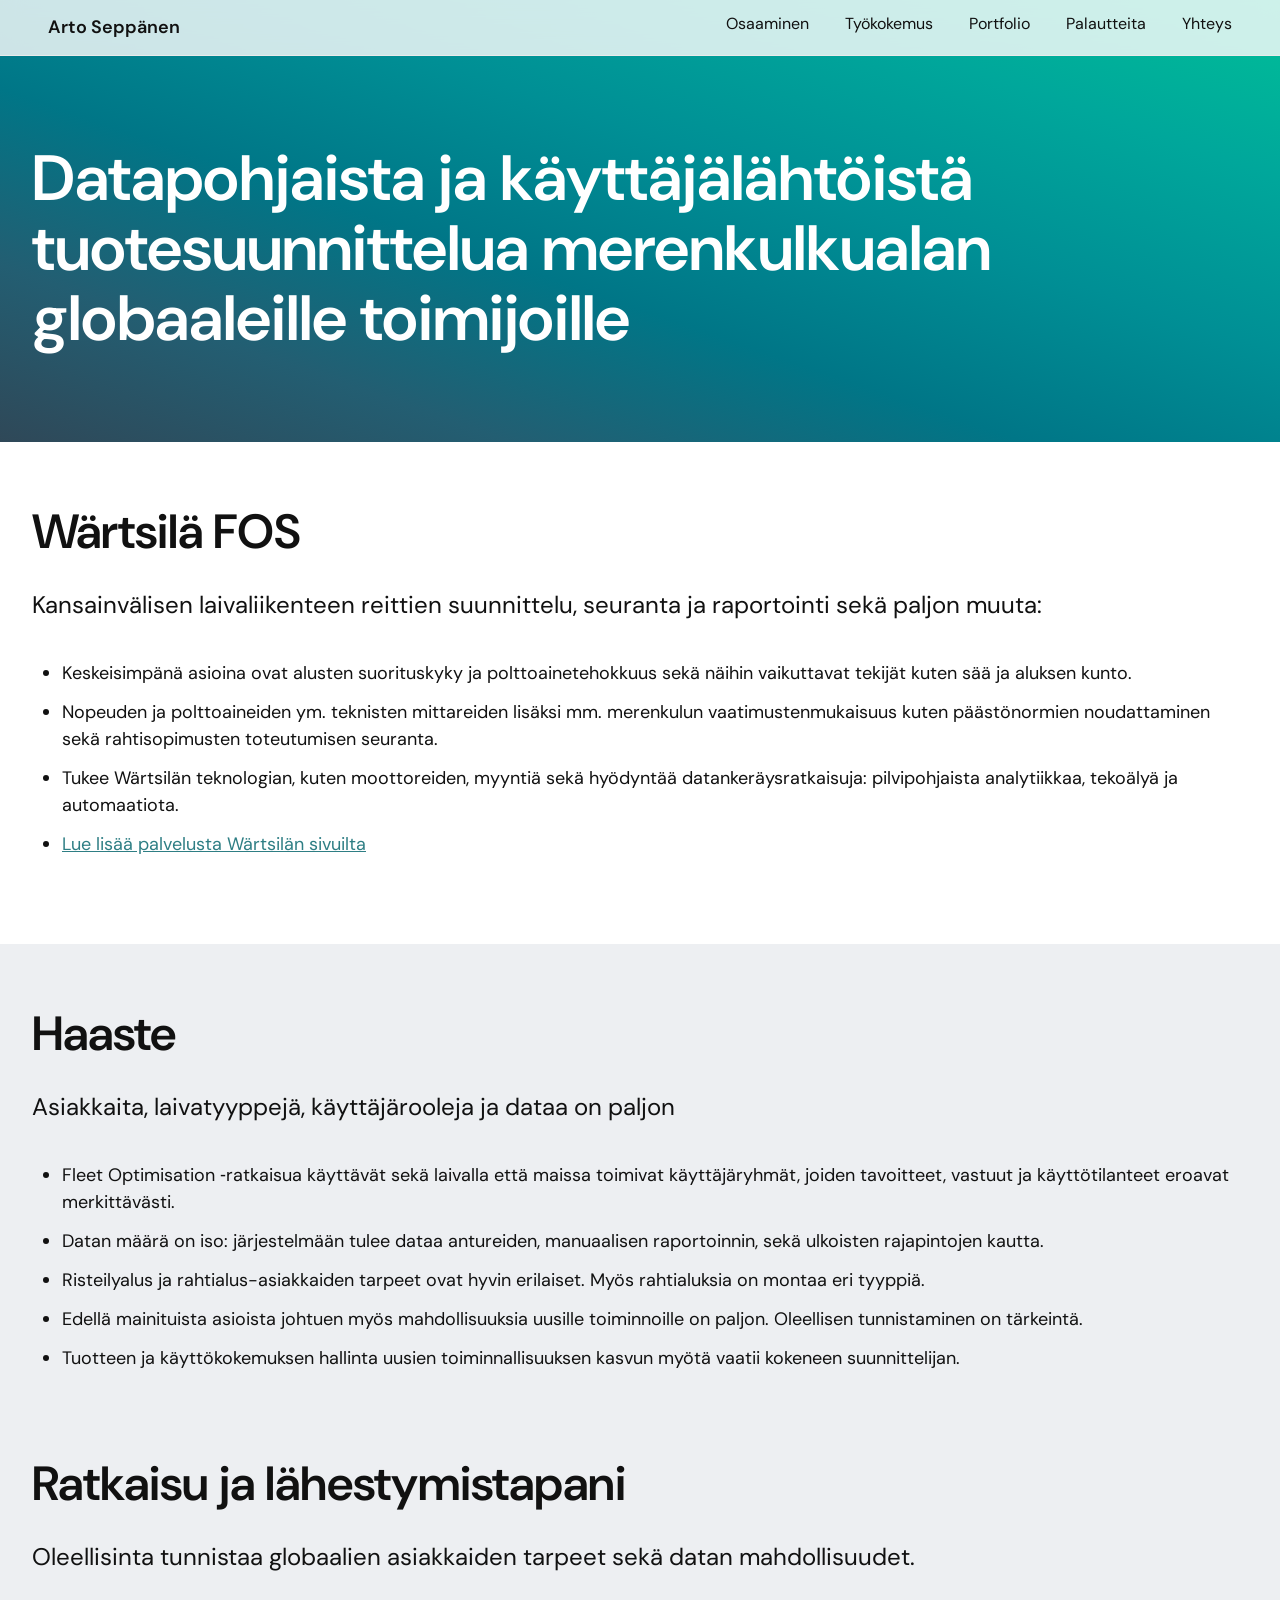
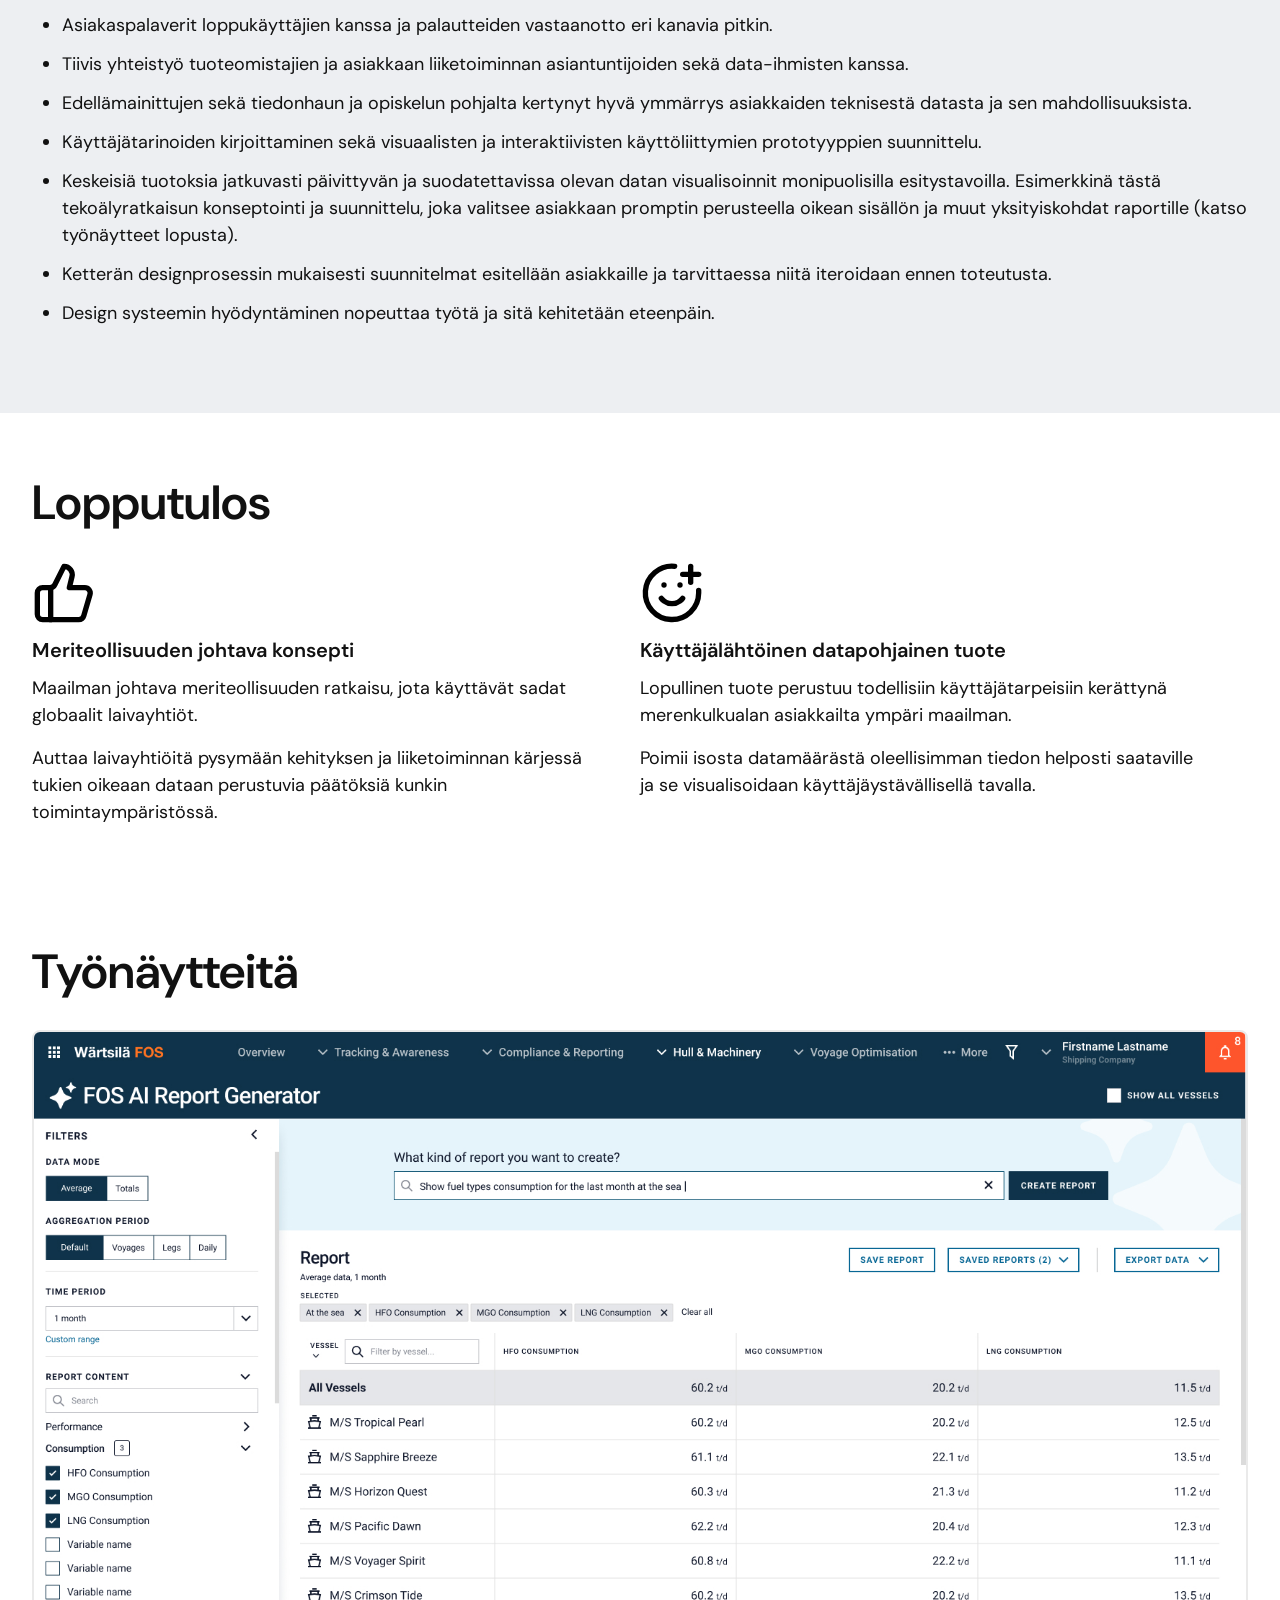
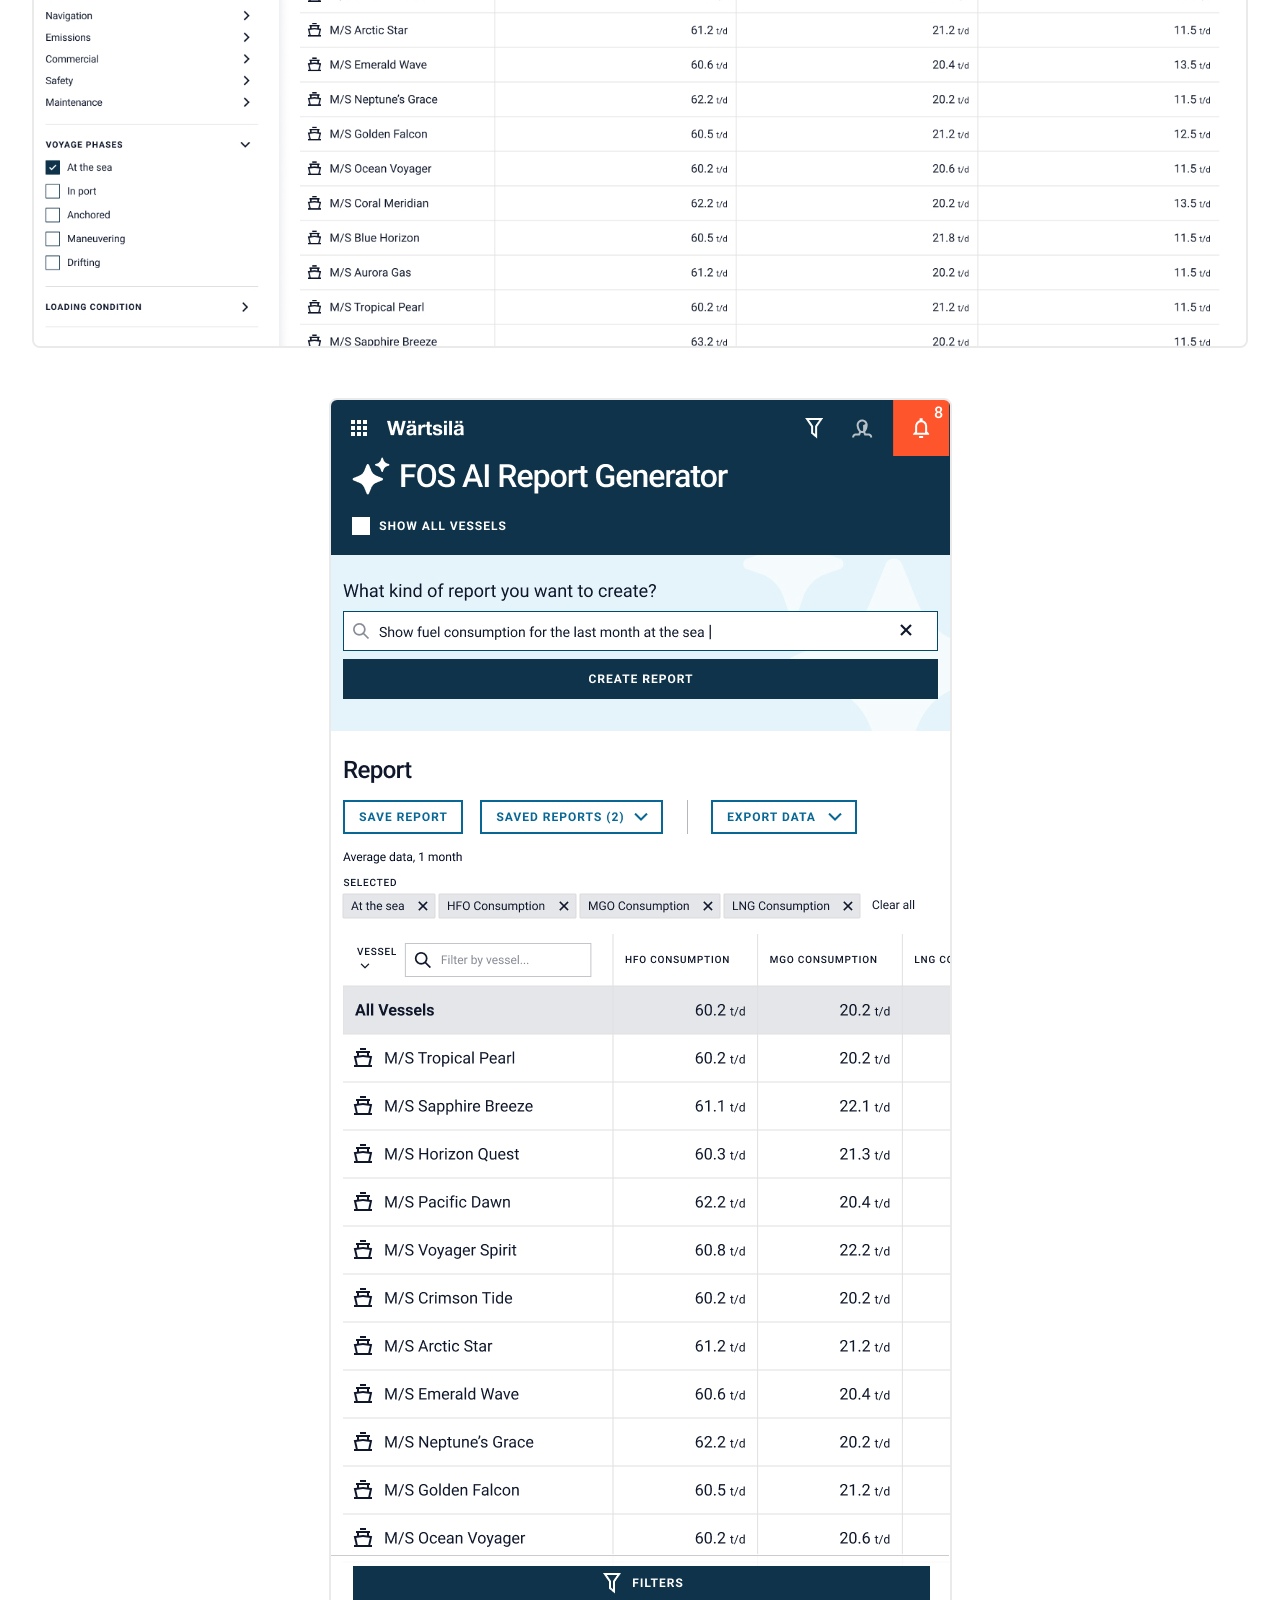
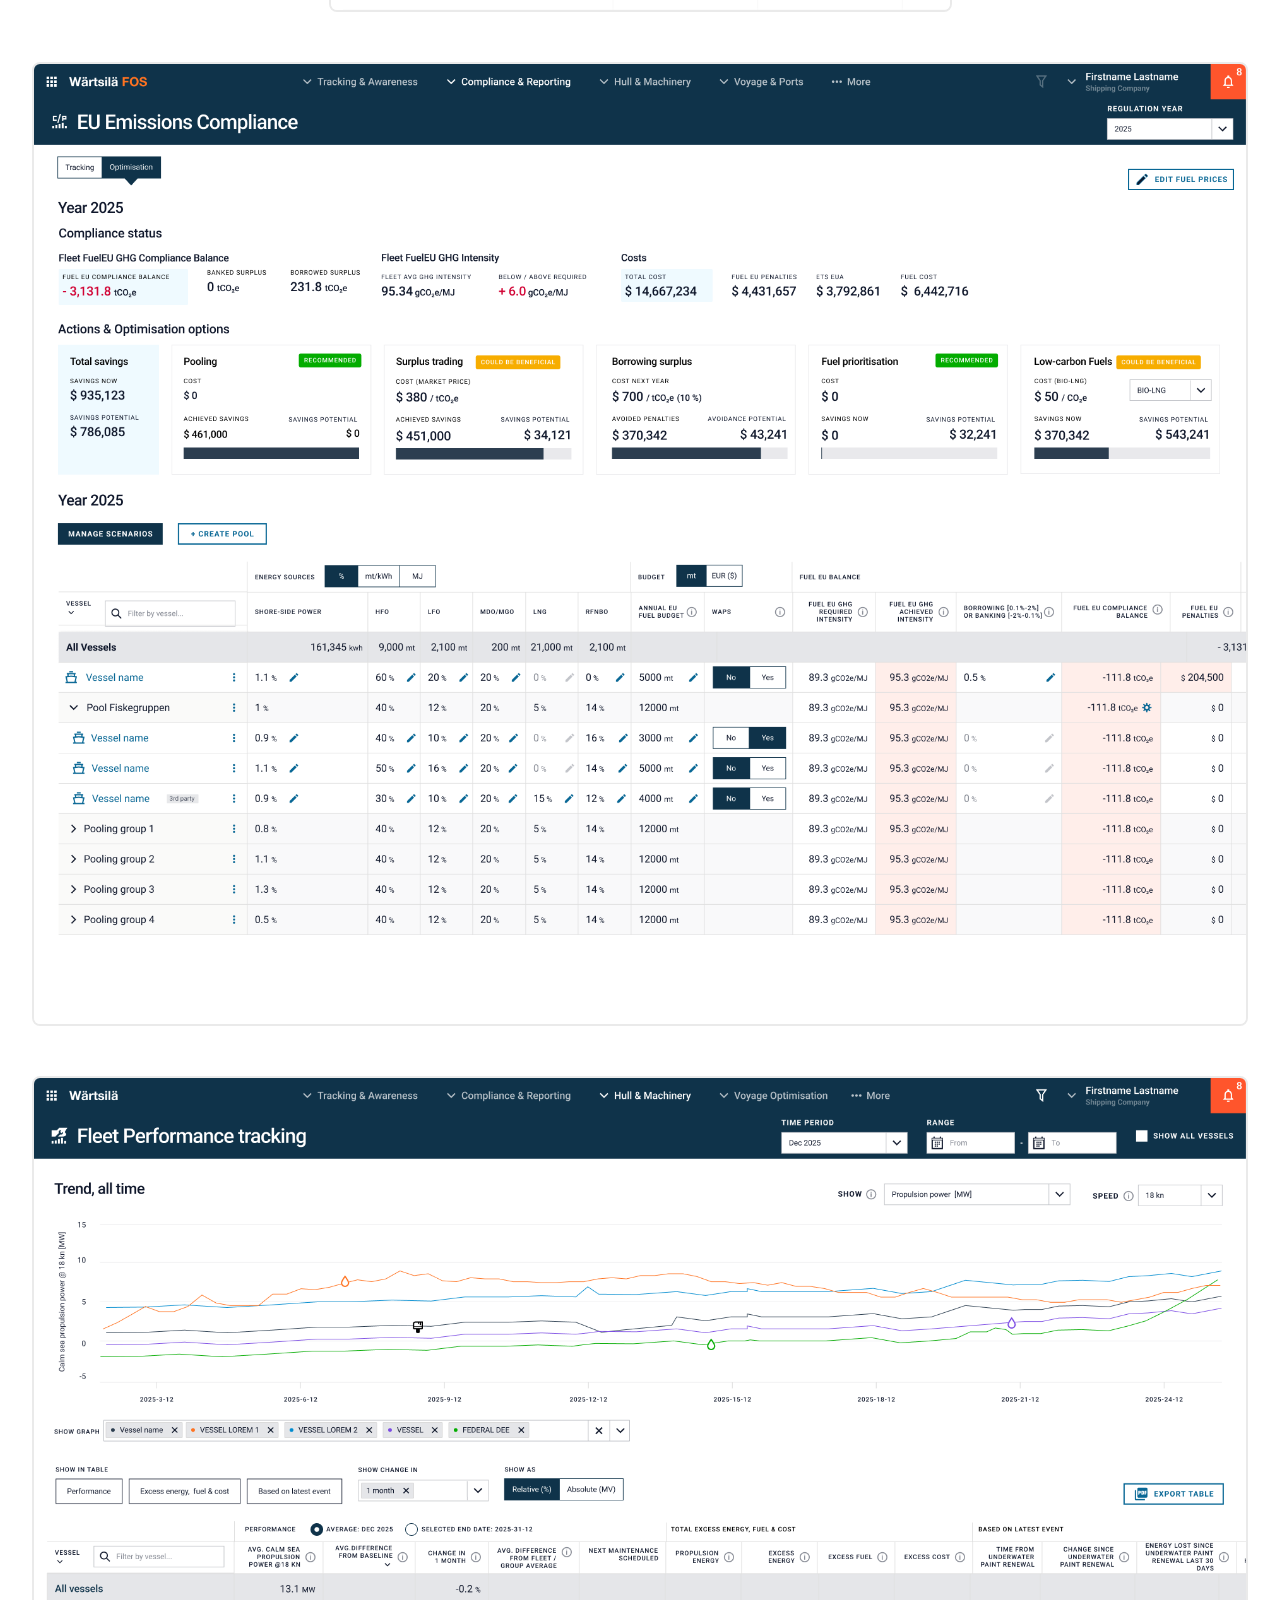
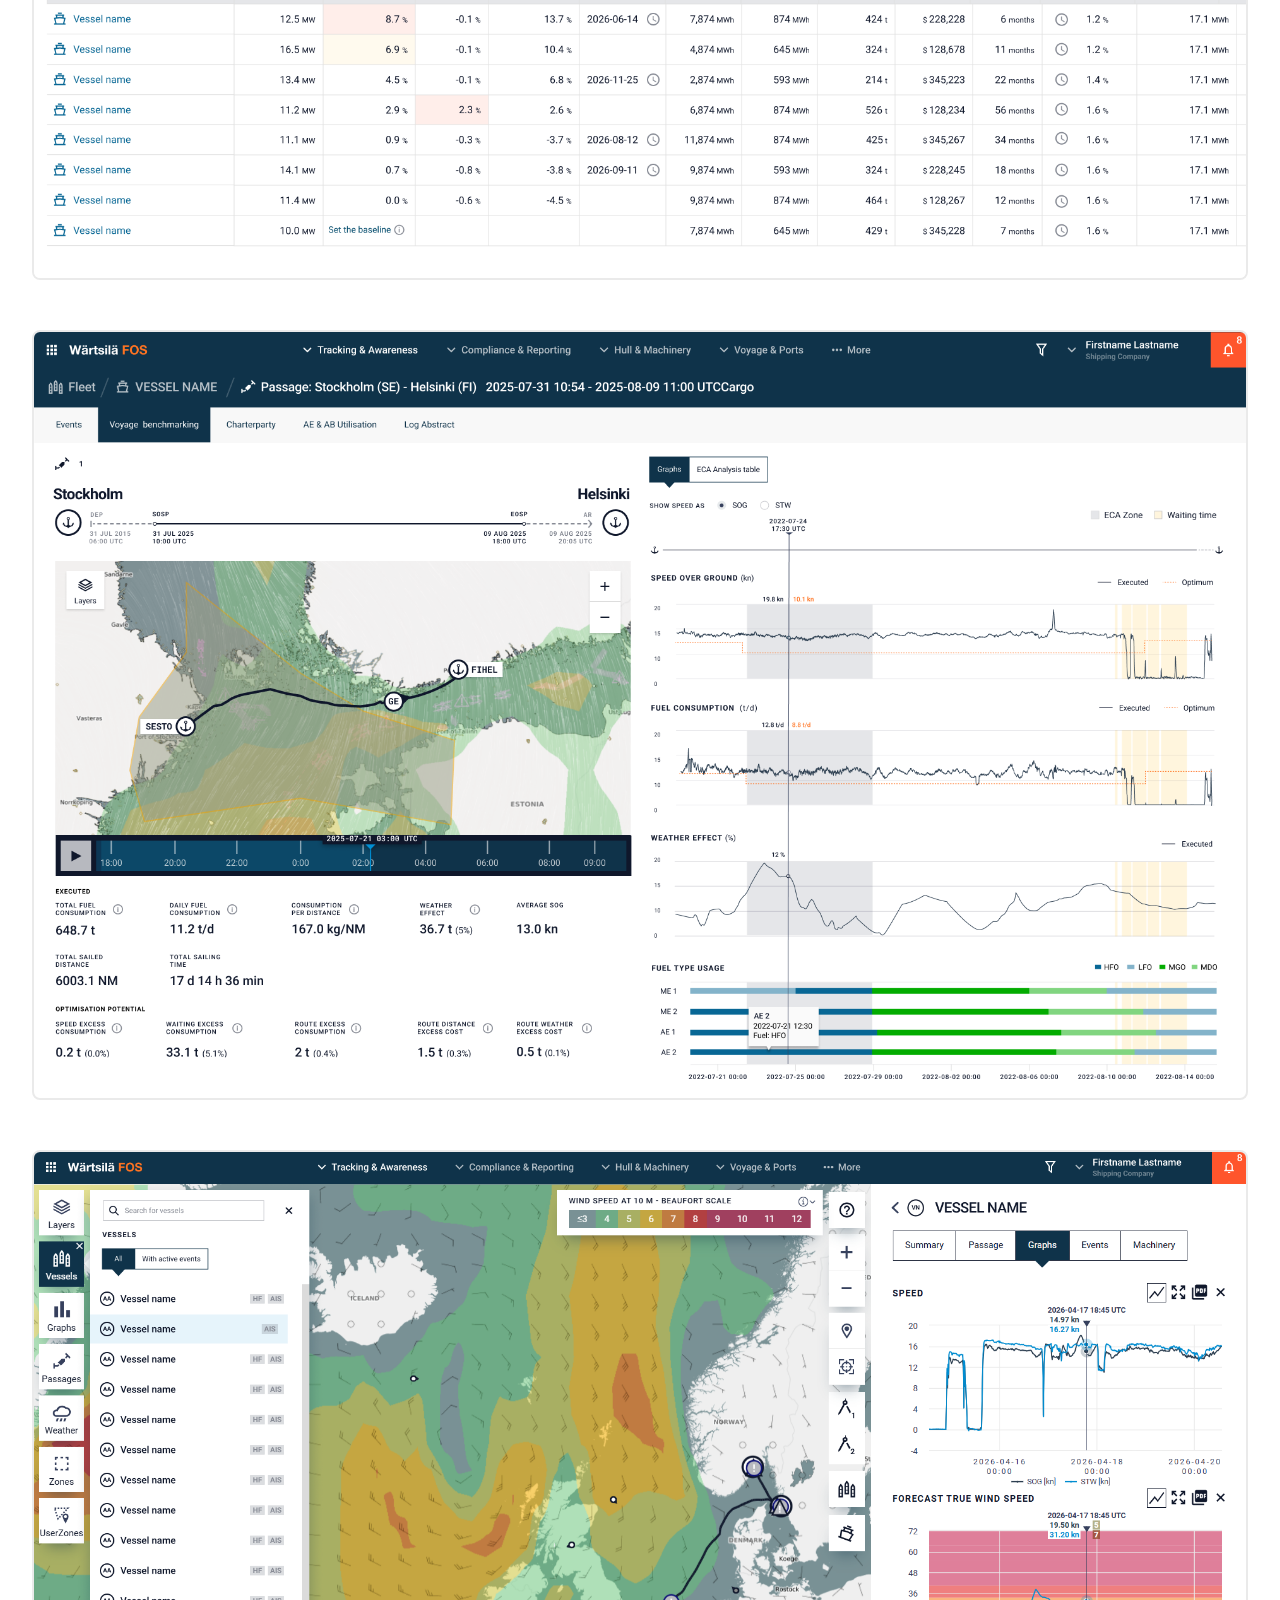
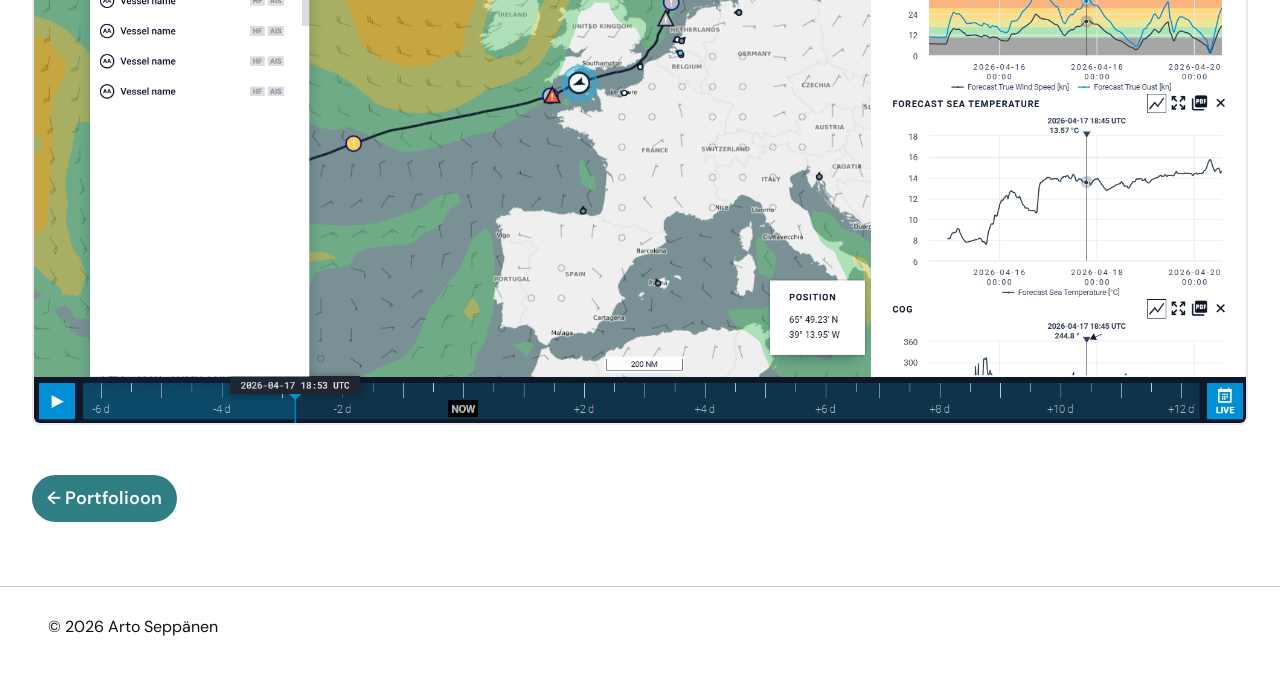
<file: projekti2.html>
<!DOCTYPE html>
<html lang="en">
<head>
  <meta charset="UTF-8">
  <meta name="viewport" content="width=device-width, initial-scale=1.0">
  <meta name="robots" content="noindex">
  <link rel="icon" href="data:,">
  <title>Arto Seppänen — Senior UX Designer</title>  
  <link rel="preconnect" href="https://fonts.googleapis.com">
  <link rel="preconnect" href="https://fonts.gstatic.com" crossorigin>
  <link href="https://fonts.googleapis.com/css2?family=Charis+SIL:ital,wght@0,400;0,700;1,400;1,700&family=DM+Sans:ital,opsz,wght@0,9..40,100..1000;1,9..40,100..1000&family=Open+Sans:ital,wght@0,300..800;1,300..800&display=swap" rel="stylesheet">
  <link rel="stylesheet" href="styles.css">
	
  <!-- Google Analytics seuranta (gtag.js) -->
  <script async src="https://www.googletagmanager.com/gtag/js?id=G-K0N491SN1D"></script>
  <script>
    window.dataLayer = window.dataLayer || [];
    function gtag(){dataLayer.push(arguments);}
    gtag('js', new Date()); 
    gtag('config', 'G-K0N491SN1D');
  </script>
	  
</head>
<body>
<a href="#esittely" class="skip-link">Hyppää osaamiseen</a>

<!-- NAV -->
<nav>
  <a href="../#hero" class="nav-logo">Arto Seppänen</a>
  <ul class="nav-links">
    <li><a href="../#esittely">Osaaminen</a></li>
    <li><a href="../#tyokokemus">Työkokemus</a></li>
    <li><a href="../#portfolio">Portfolio</a></li>
    <li><a href="../#palautteita">Palautteita</a></li>
    <li><a href="../#yhteys">Yhteys</a></li>
  </ul>
  <button class="hamburger" id="ham" aria-label="Avaa valikko">
    <span></span><span></span><span></span>
  </button>
</nav>

<!-- MOBILE MENU -->
<nav class="mobile-menu" id="mob" aria-label="Navigaatio" aria-hidden="true">
  <a href="../#esittely" class="mob-link">Osaaminen</a>
  <a href="../#tyokokemus" class="mob-link">Työkokemus</a>
  <a href="../#portfolio" class="mob-link">Portfolio</a>
    <a href="projekti4.html" class="mob-link sublevel">Design system</a>
    <a href="projekti1.html" class="mob-link sublevel">Oma opintopolku</a>
	<a href="projekti2.html" class="mob-link sublevel activesub">Wärtsilä FOS</a>
	<a href="projekti3.html" class="mob-link sublevel">ELSA-palvelu</a>
		<a href="projekti5.html" class="mob-link sublevel">Lounas-sovellus</a>
  <a href="../#palautteita" class="mob-link">Palautteita</a>
  <a href="../#yhteys" class="mob-link">Yhteys</a>
</nav>

<main id="main-content">


  
  <!-- HERO -->
  <section id="esittely" class="portfolio project2">

  <div class="contentwrapper">

    <div class="hero-content-portfolio">
      <h1>Datapohjaista ja käyttäjälähtöistä tuotesuunnittelua merenkulkualan globaaleille toimijoille</h1>


	</div>
	  
  </div>
  </section>

  <!-- projektiesittely -->
  <section id="palvelun-esittely">
  <div class="contentwrapper">
 

<h2>Wärtsilä FOS</h2>
	<p class="hero-sub">Kansainvälisen laivaliikenteen reittien suunnittelu, seuranta ja raportointi sekä paljon muuta:</p>
	<ul>
		<li>Keskeisimpänä asioina ovat alusten suorituskyky ja polttoainetehokkuus sekä näihin vaikuttavat tekijät kuten sää ja aluksen kunto.</li>
		<li>Nopeuden ja polttoaineiden ym. teknisten mittareiden lisäksi mm. merenkulun vaatimustenmukaisuus kuten päästönormien noudattaminen sekä rahtisopimusten toteutumisen seuranta.</li>	
		<li>Tukee Wärtsilän teknologian, kuten moottoreiden, myyntiä sekä hyödyntää datankeräysratkaisuja: pilvipohjaista analytiikkaa, tekoälyä ja automaatiota.</li>	
		<li><a href="https://www.wartsila.com/marine/products/fleet-optimisation" target="_blank">Lue lisää palvelusta Wärtsilän sivuilta</a></li>
	</ul>

   </div>
  </section>
  
 <section id="tumma">
  <div class="contentwrapper">
  
<h2>Haaste</h2>
<p class="hero-sub">Asiakkaita, laivatyyppejä, käyttäjärooleja ja dataa on paljon</p>
	<ul>
		<li>Fleet Optimisation ‑ratkaisua käyttävät sekä laivalla että maissa toimivat käyttäjäryhmät, joiden tavoitteet, vastuut ja käyttötilanteet eroavat merkittävästi.</li>	
		<li>Datan määrä on iso: järjestelmään tulee dataa antureiden, manuaalisen raportoinnin, sekä ulkoisten rajapintojen kautta.</li>	
		<li>Risteilyalus ja rahtialus-asiakkaiden tarpeet ovat hyvin erilaiset. Myös rahtialuksia on montaa eri tyyppiä.
		<li>Edellä mainituista asioista johtuen myös mahdollisuuksia uusille toiminnoille on paljon. Oleellisen tunnistaminen on tärkeintä.</li>
		<li>Tuotteen ja käyttökokemuksen hallinta uusien toiminnallisuuksen kasvun myötä vaatii kokeneen suunnittelijan.</li>
	</ul>



<h2 class="space">Ratkaisu ja lähestymistapani</h2>
<p class="hero-sub">Oleellisinta tunnistaa globaalien asiakkaiden tarpeet sekä datan mahdollisuudet.</p>
	<ul>		
		<li>Asiakaspalaverit loppukäyttäjien kanssa ja palautteiden vastaanotto eri kanavia pitkin.</li> 
		<li>Tiivis yhteistyö tuoteomistajien ja asiakkaan liiketoiminnan asiantuntijoiden sekä data-ihmisten kanssa.</li>
		<li>Edellämainittujen sekä tiedonhaun ja opiskelun pohjalta kertynyt hyvä ymmärrys asiakkaiden teknisestä datasta ja sen mahdollisuuksista.</li>
		<li>Käyttäjätarinoiden kirjoittaminen sekä visuaalisten ja interaktiivisten käyttöliittymien prototyyppien suunnittelu.</li>
		<li>Keskeisiä tuotoksia jatkuvasti päivittyvän ja suodatettavissa olevan datan visualisoinnit monipuolisilla esitystavoilla. Esimerkkinä tästä tekoälyratkaisun konseptointi ja suunnittelu, joka valitsee asiakkaan promptin perusteella oikean sisällön ja muut yksityiskohdat raportille (katso työnäytteet lopusta). </li>
		<li>Ketterän designprosessin mukaisesti suunnitelmat esitellään asiakkaille ja tarvittaessa niitä iteroidaan ennen toteutusta.</li>
		<li>Design systeemin hyödyntäminen nopeuttaa työtä ja sitä kehitetään eteenpäin.</li>
	</ul>
	
   </div>
  </section>
  
 <section id="vaalea">
  <div class="contentwrapper">

	<h2>Lopputulos</h2>


 <div class="konkreatia esittely-cols">
      <div class="esittely-col">
	   <div class="esittely-stat"><img src="thumbs-up.svg" aria-hidden="true"/></div> 
	  <h4>Meriteollisuuden johtava konsepti</h4>
       <p>Maailman johtava meriteollisuuden ratkaisu, jota käyttävät sadat globaalit laivayhtiöt.</p>
	   <p>Auttaa laivayhtiöitä pysymään kehityksen ja liiketoiminnan kärjessä tukien oikeaan dataan perustuvia päätöksiä kunkin toimintaympäristössä.</p>
      </div>
       <div class="esittely-col">
	   <div class="esittely-stat"><img src="smile-plus.svg" aria-hidden="true"/></div> 
	     <h4>Käyttäjälähtöinen datapohjainen tuote</h4>
        <p>Lopullinen tuote perustuu todellisiin käyttäjätarpeisiin kerättynä merenkulkualan asiakkailta ympäri maailman.</p> 
		<p>Poimii isosta datamäärästä oleellisimman tiedon helposti saataville ja se visualisoidaan käyttäjäystävällisellä tavalla.</p>
      </div>	 
	</div>
	
 <h2 class="space">Työnäytteitä</h2>
 
 <img class="portfoliokuva" src="aireport.jpg" alt="Fos käyttöliiittymä">
<img class="portfoliokuva" src="aireport_mobile.jpg" alt="Fos käyttöliiittymä mobiilitaitto">
	  
	<img class="portfoliokuva" src="fos4.png" alt="Fos käyttöliiittymä">
	
	<img class="portfoliokuva" src="fos3.png" alt="Fos käyttöliiittymä">
		
    <img class="portfoliokuva" src="fos2.png" alt="Fos käyttöliiittymä">

	<img class="portfoliokuva" src="fos1.png" alt="Fos käyttöliiittymä">

	


	
	
 
<a href="../#portfolio" class="portfolio-link">← Portfolioon</a>

    </div>
  </section>







</main>

<footer>
  <p>© 2026 Arto Seppänen </p>
  </footer>

<script>
  /* ── Hamburger ── */
  const ham  = document.getElementById('ham');
  const mob  = document.getElementById('mob');
  const mobs = document.querySelectorAll('.mob-link');

  function closeMenu() {
    ham.classList.remove('open');
    mob.classList.remove('open');
    mob.setAttribute('aria-hidden', 'true');
    document.body.style.overflow = '';
  }

  ham.addEventListener('click', () => {
    const isOpen = mob.classList.toggle('open');
    mob.setAttribute('aria-hidden', isOpen ? 'false' : 'true');
    ham.classList.toggle('open');
    document.body.style.overflow = isOpen ? 'hidden' : '';
  });

  mobs.forEach(l => l.addEventListener('click', closeMenu));

  /* ── Scrollspy ── */
  const sections  = document.querySelectorAll('section[id]');
  const navLinks  = document.querySelectorAll('.nav-links a');
  const mobLinks  = document.querySelectorAll('.mob-link');

  function setActive(id) {
    navLinks.forEach(l => {
      l.classList.toggle('active', l.getAttribute('href') === '#' + id);
    });
    mobLinks.forEach(l => {
      l.classList.toggle('active', l.getAttribute('href') === '#' + id);
    });
  }

  const spy = new IntersectionObserver(entries => {
    entries.forEach(e => {
      if (e.isIntersecting) setActive(e.target.id);
    });
  }, { rootMargin: '-42% 0px -52% 0px', threshold: 0 });

  sections.forEach(s => spy.observe(s));
</script>
</body>
</html>
</file>
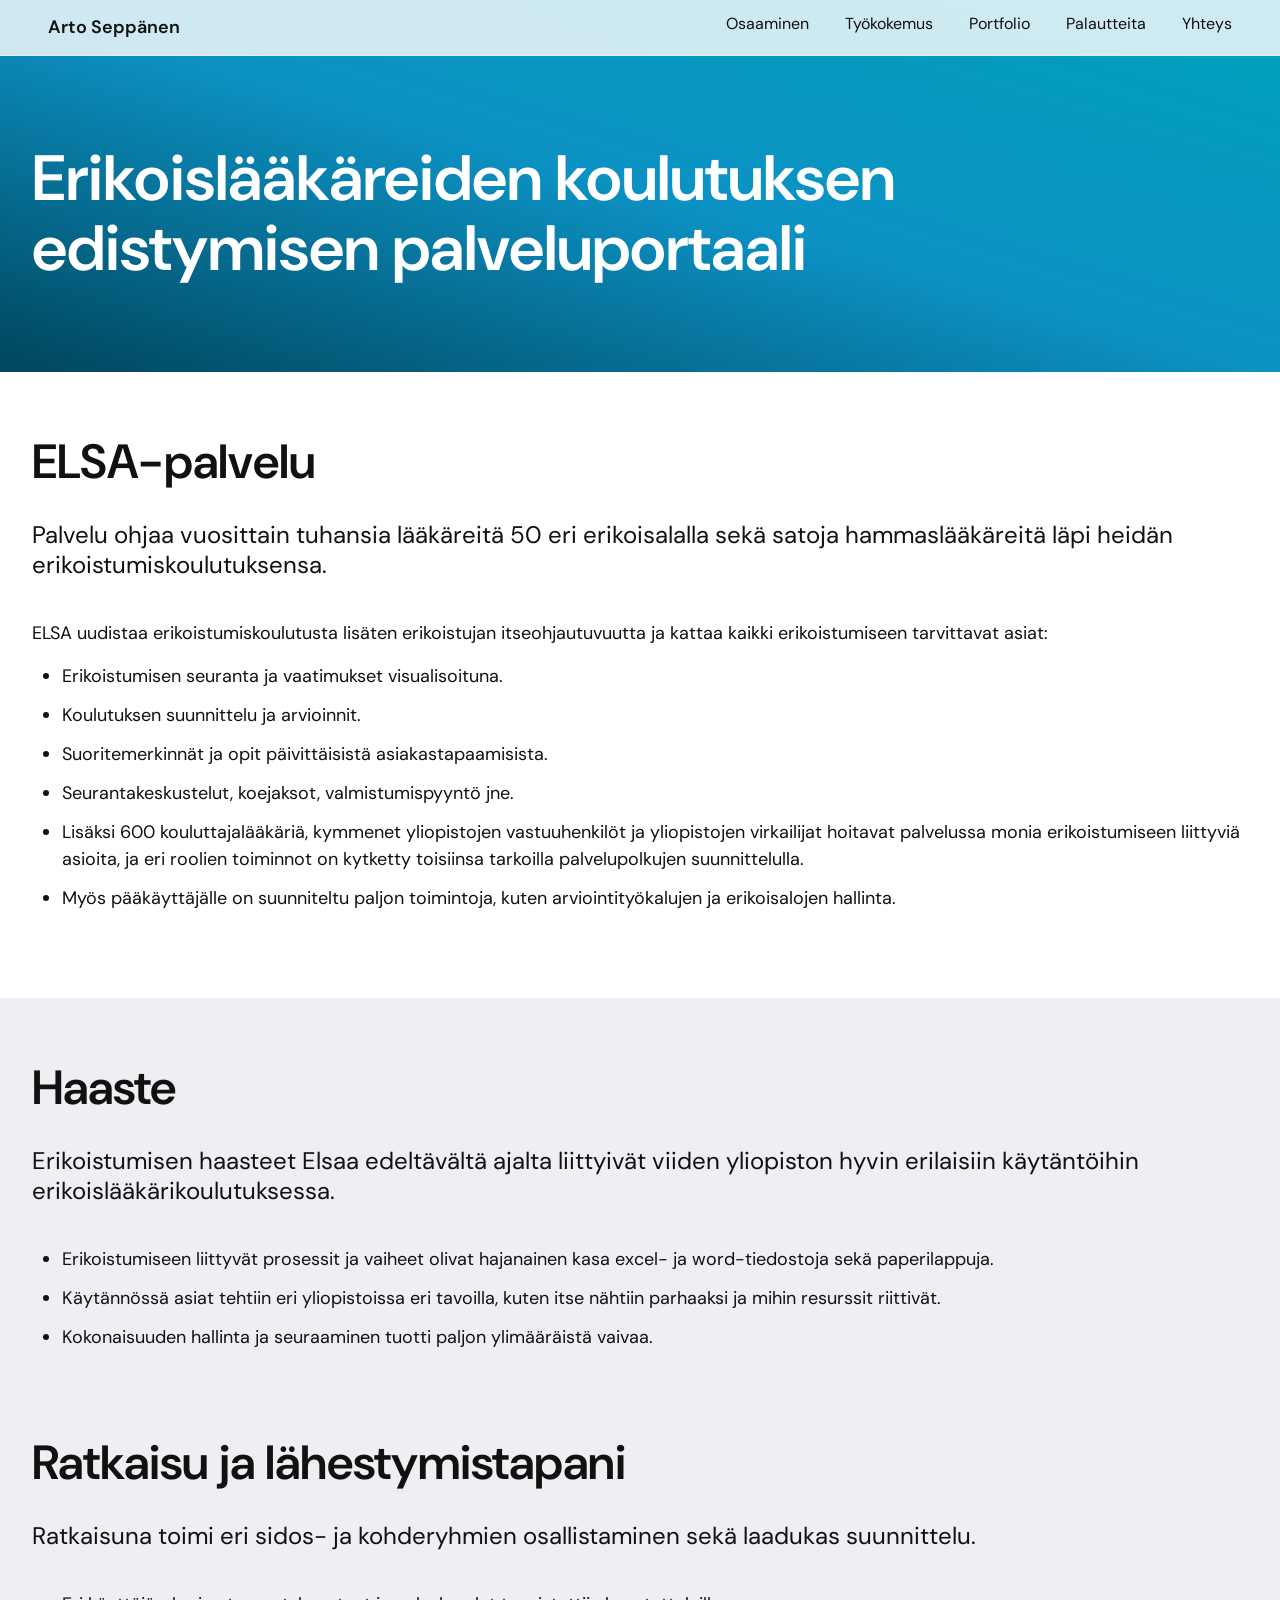
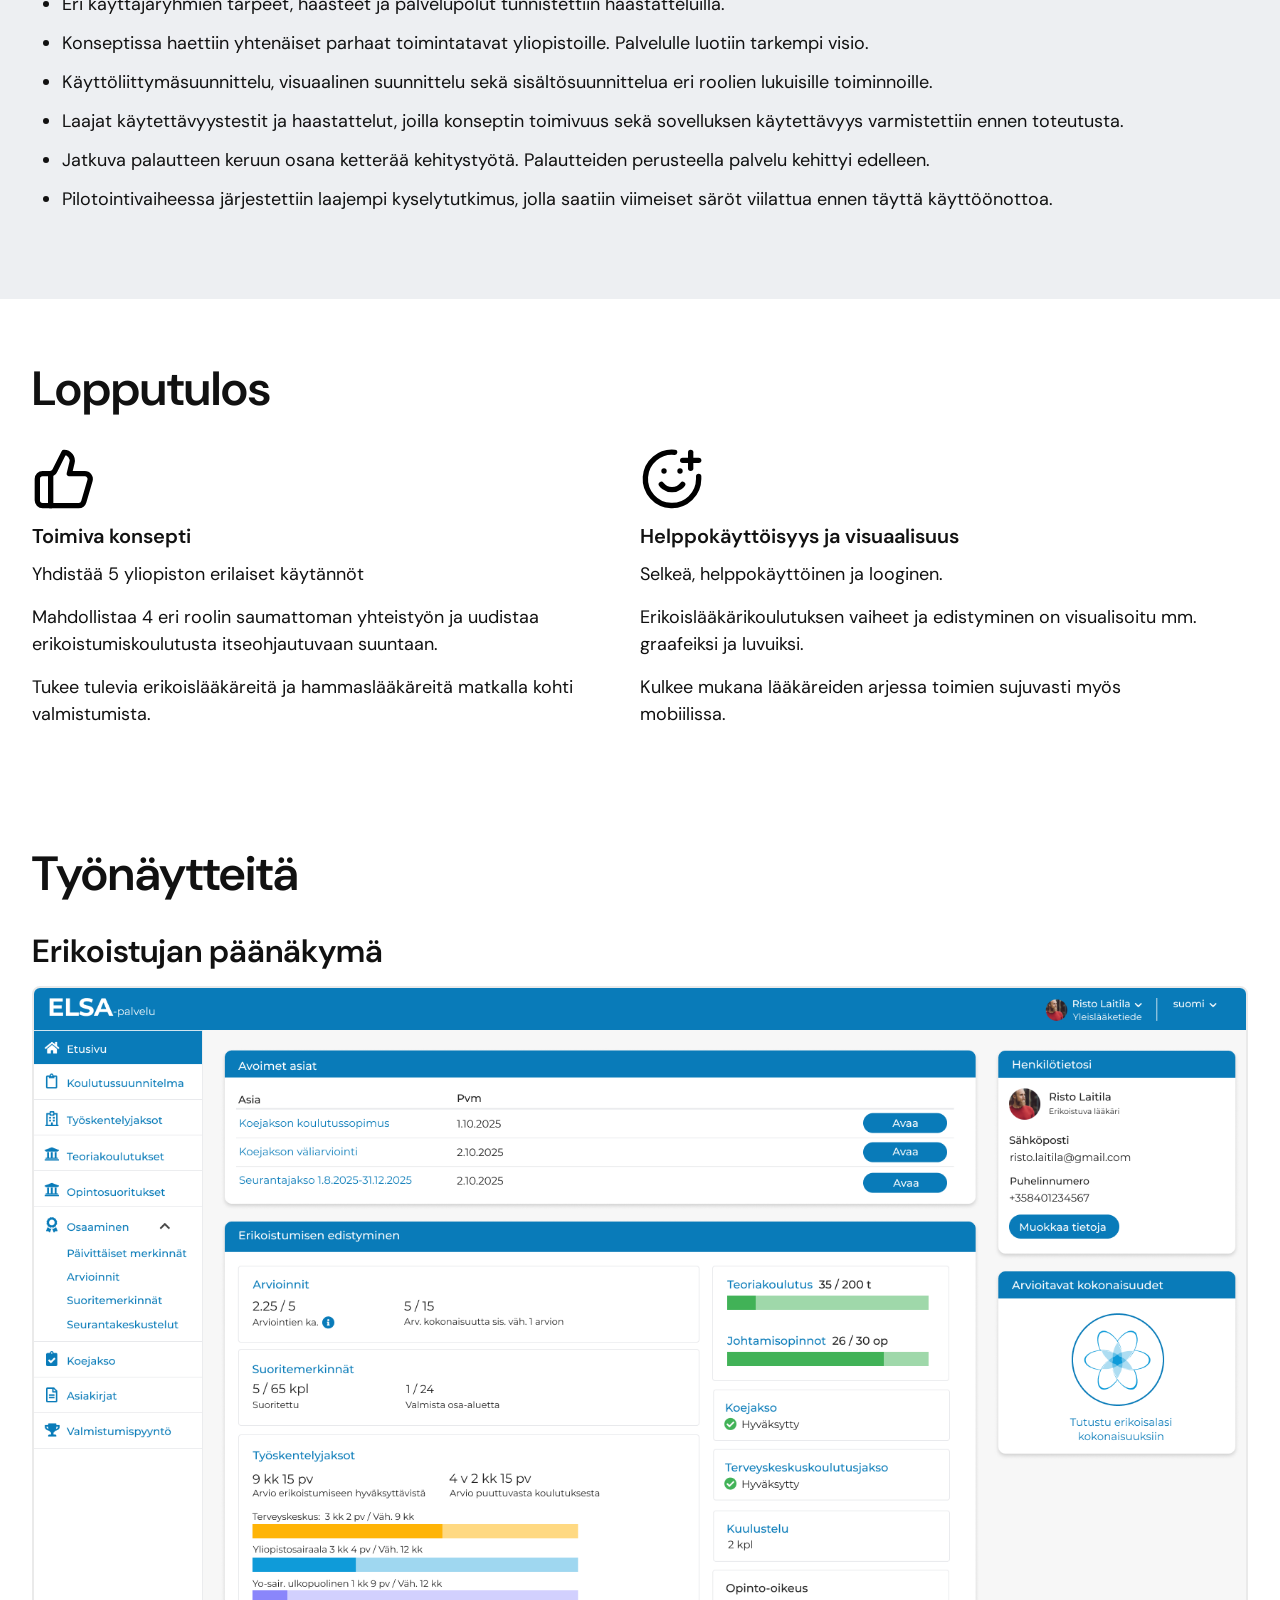
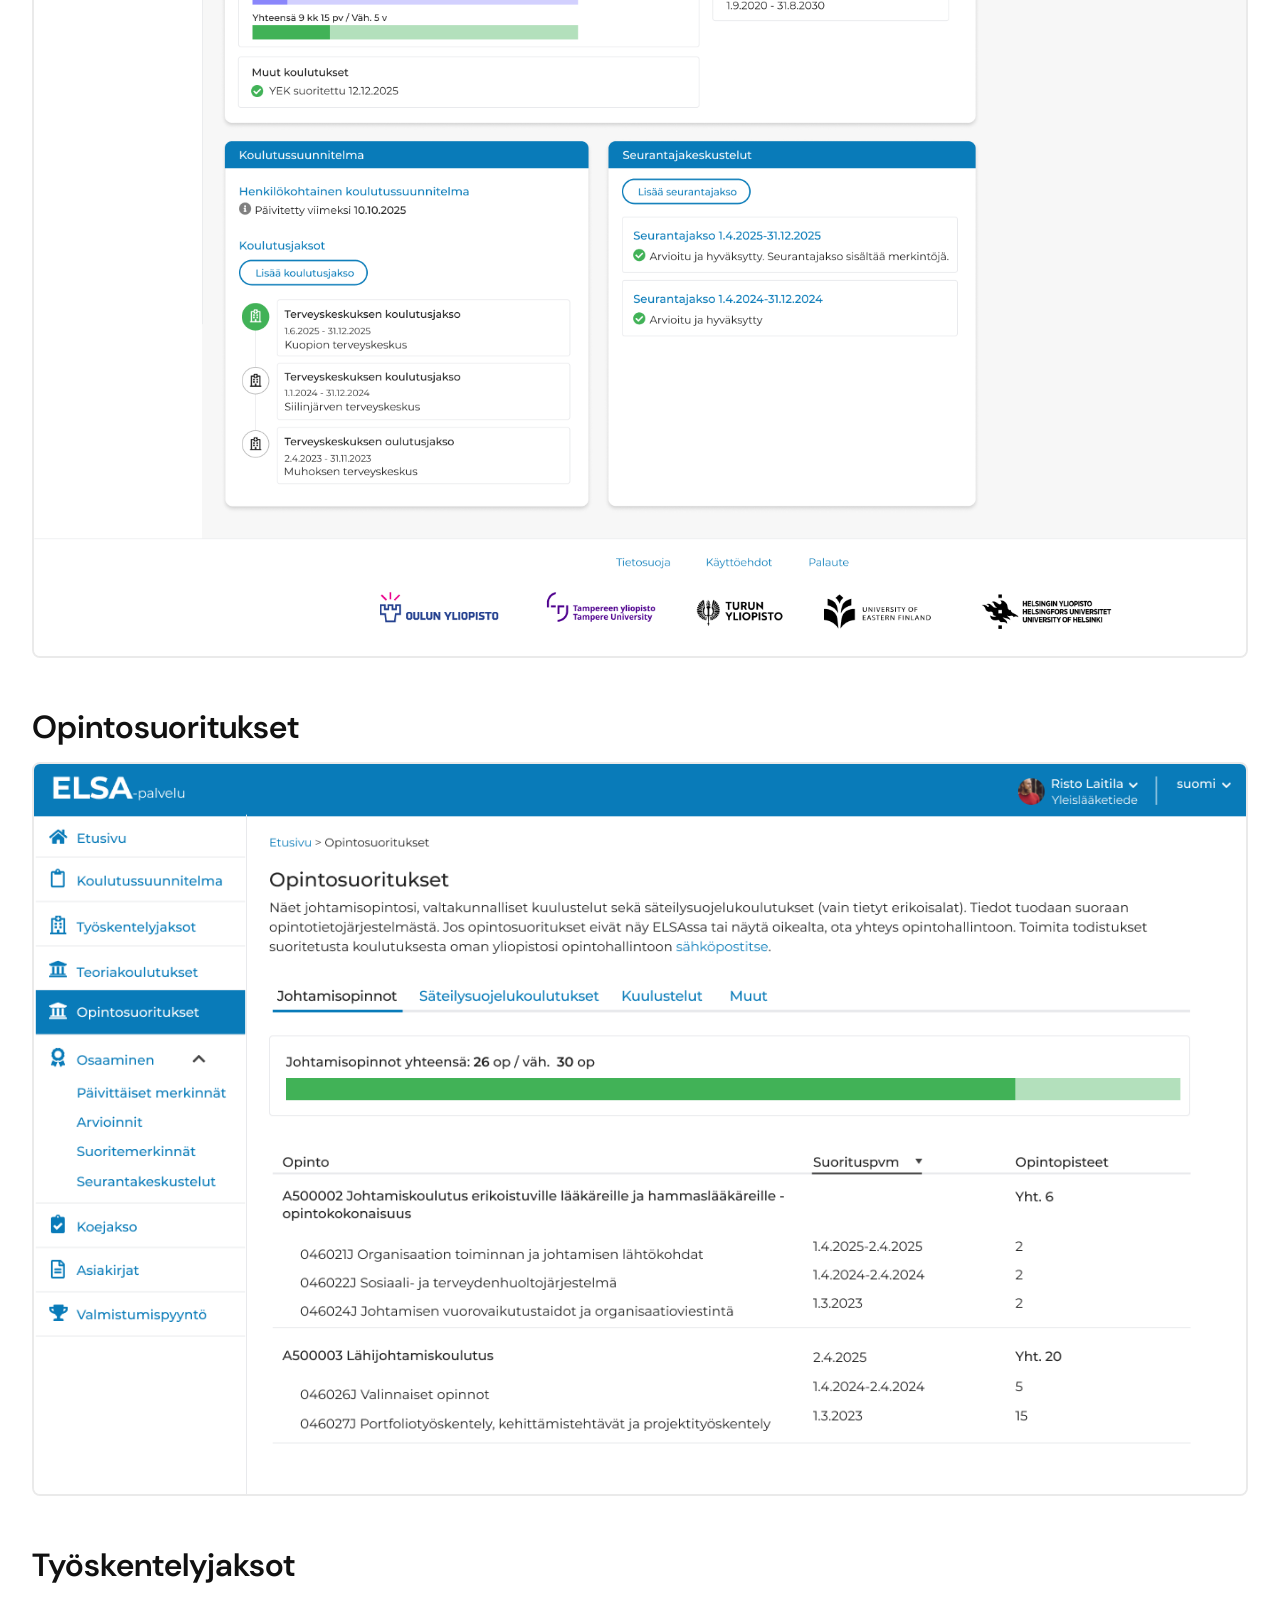
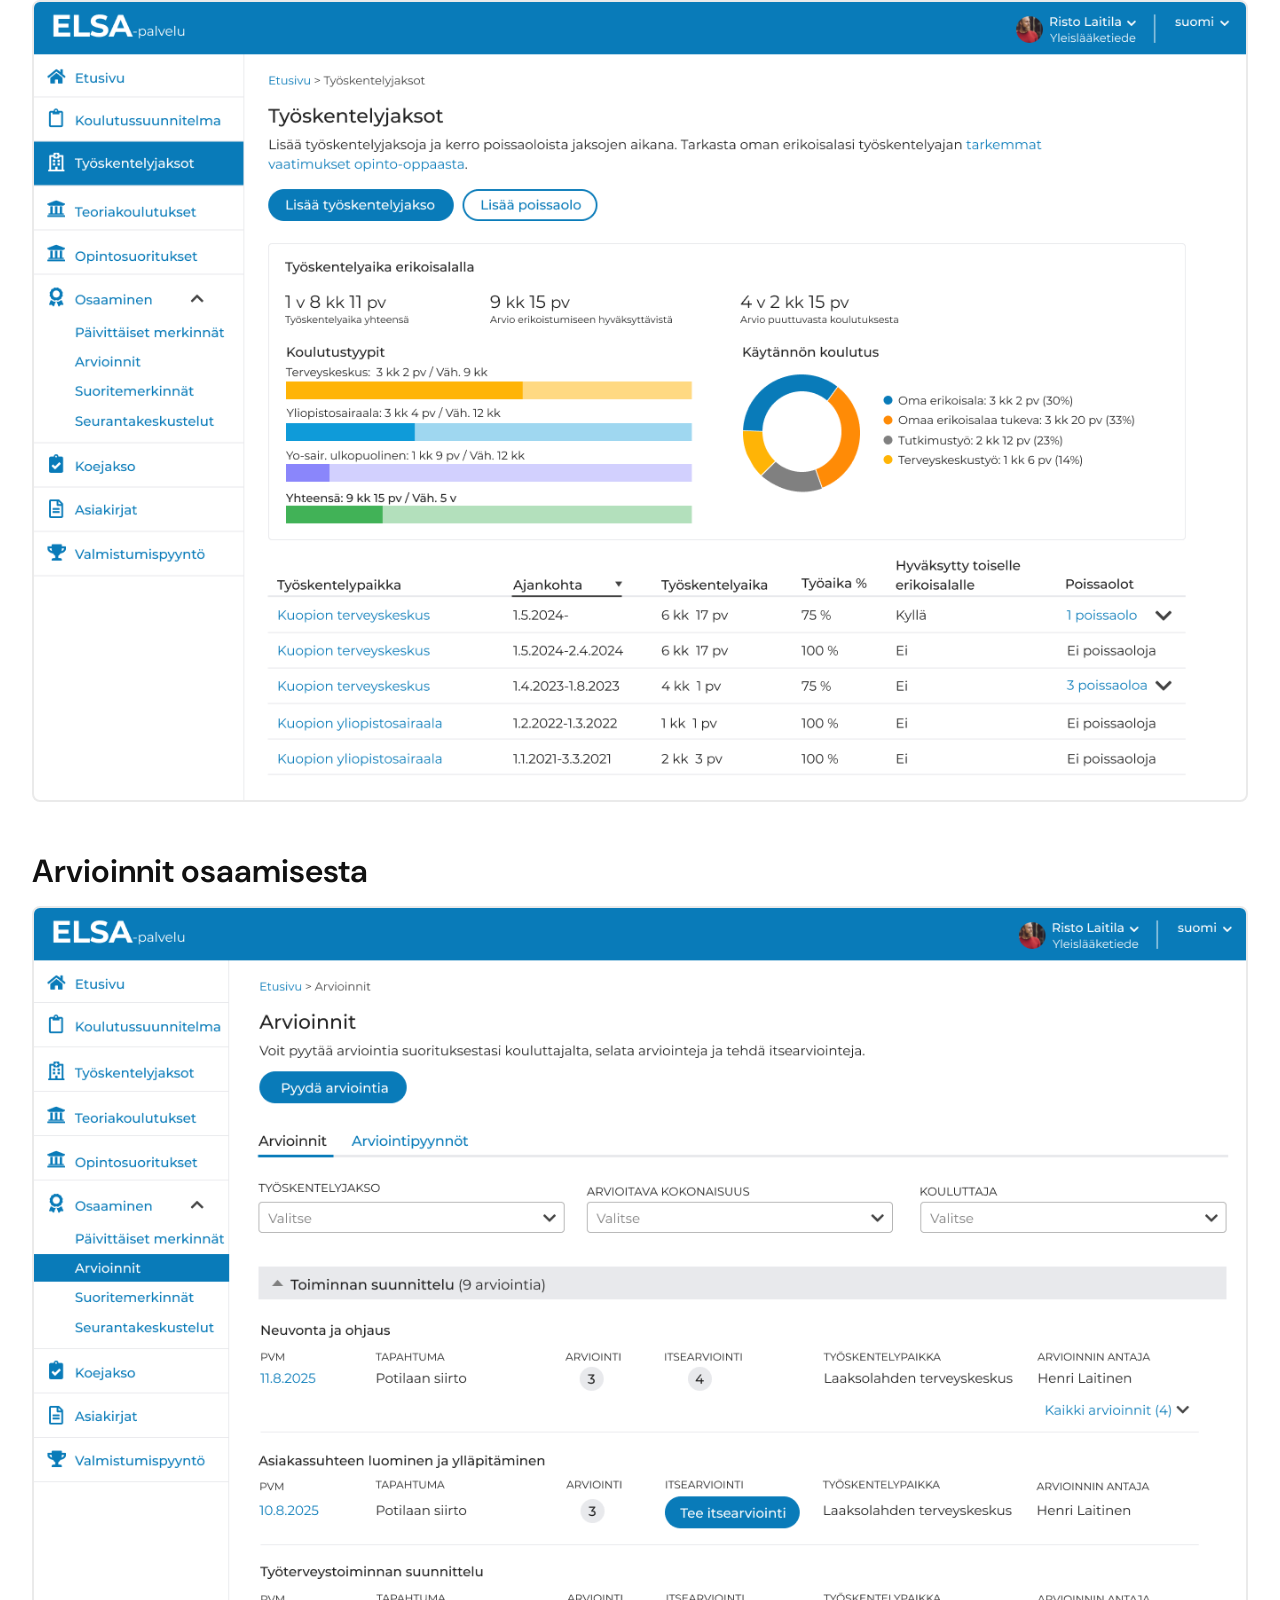
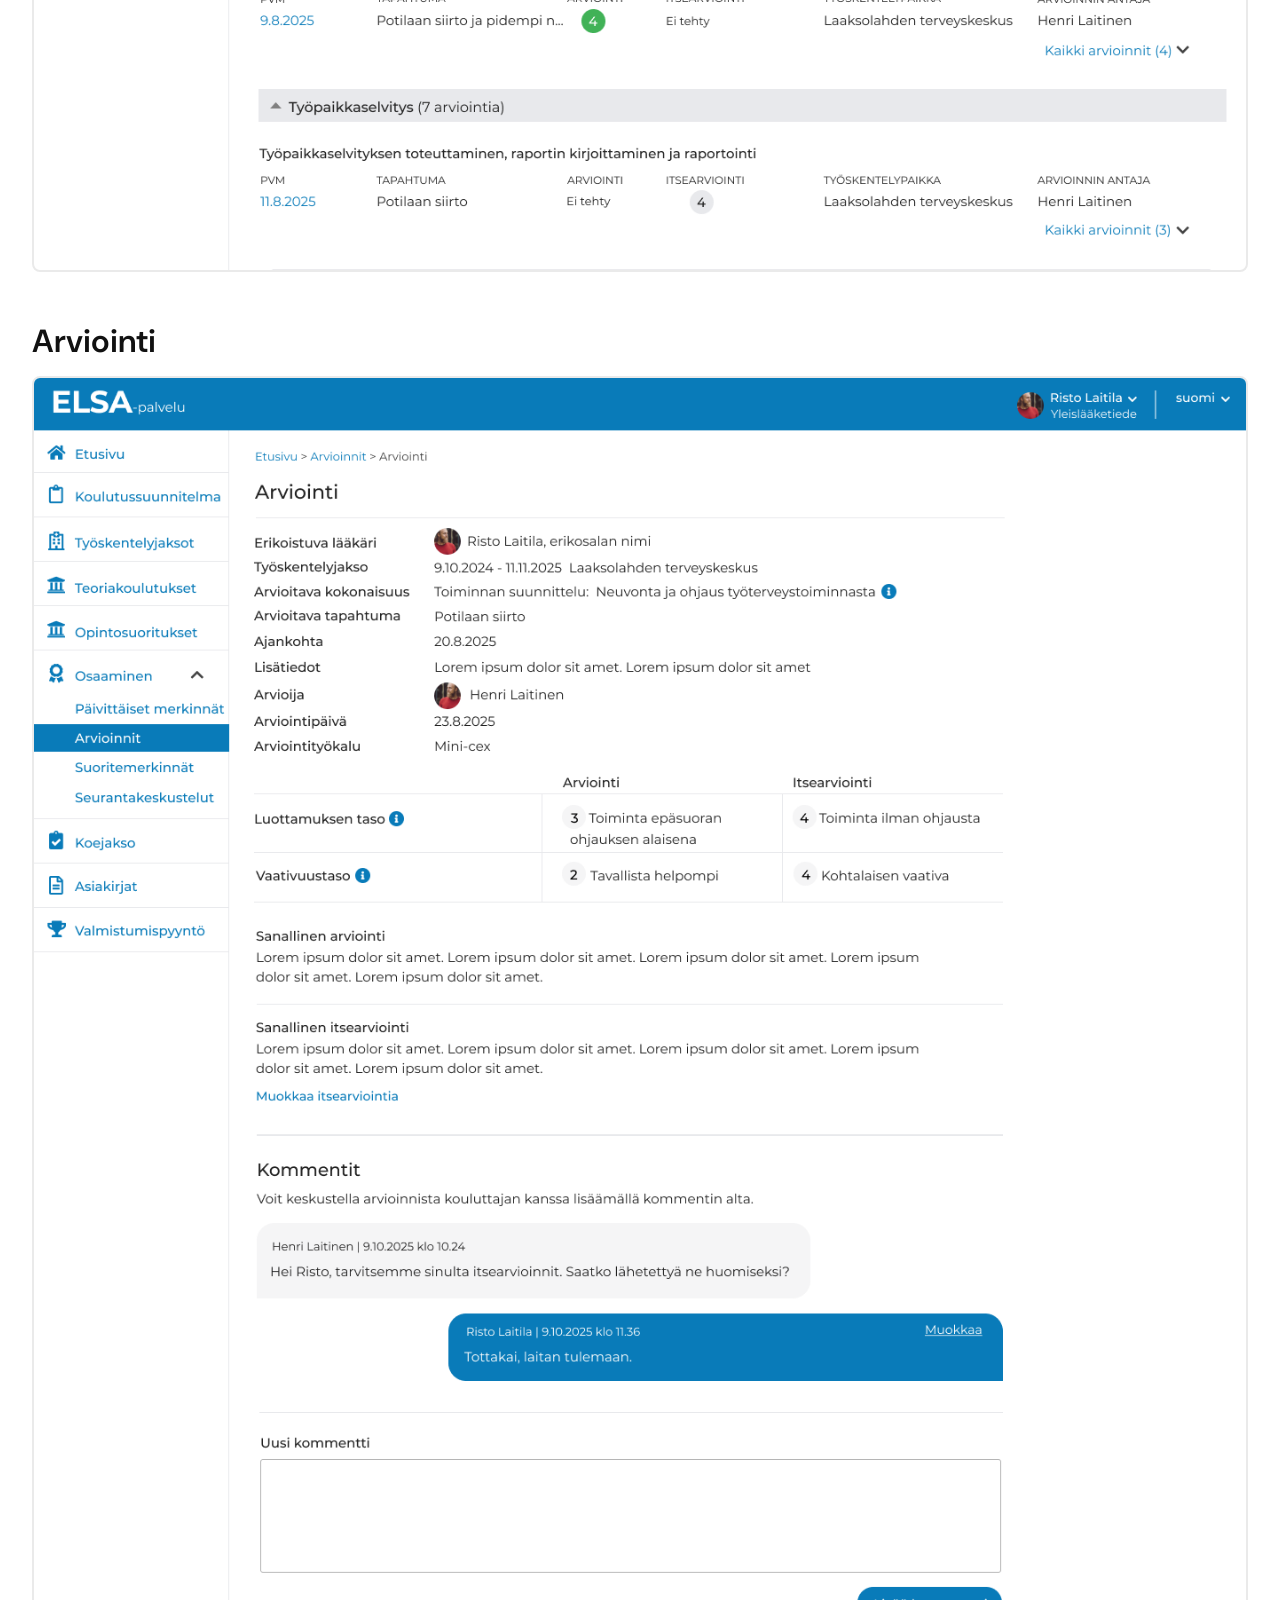
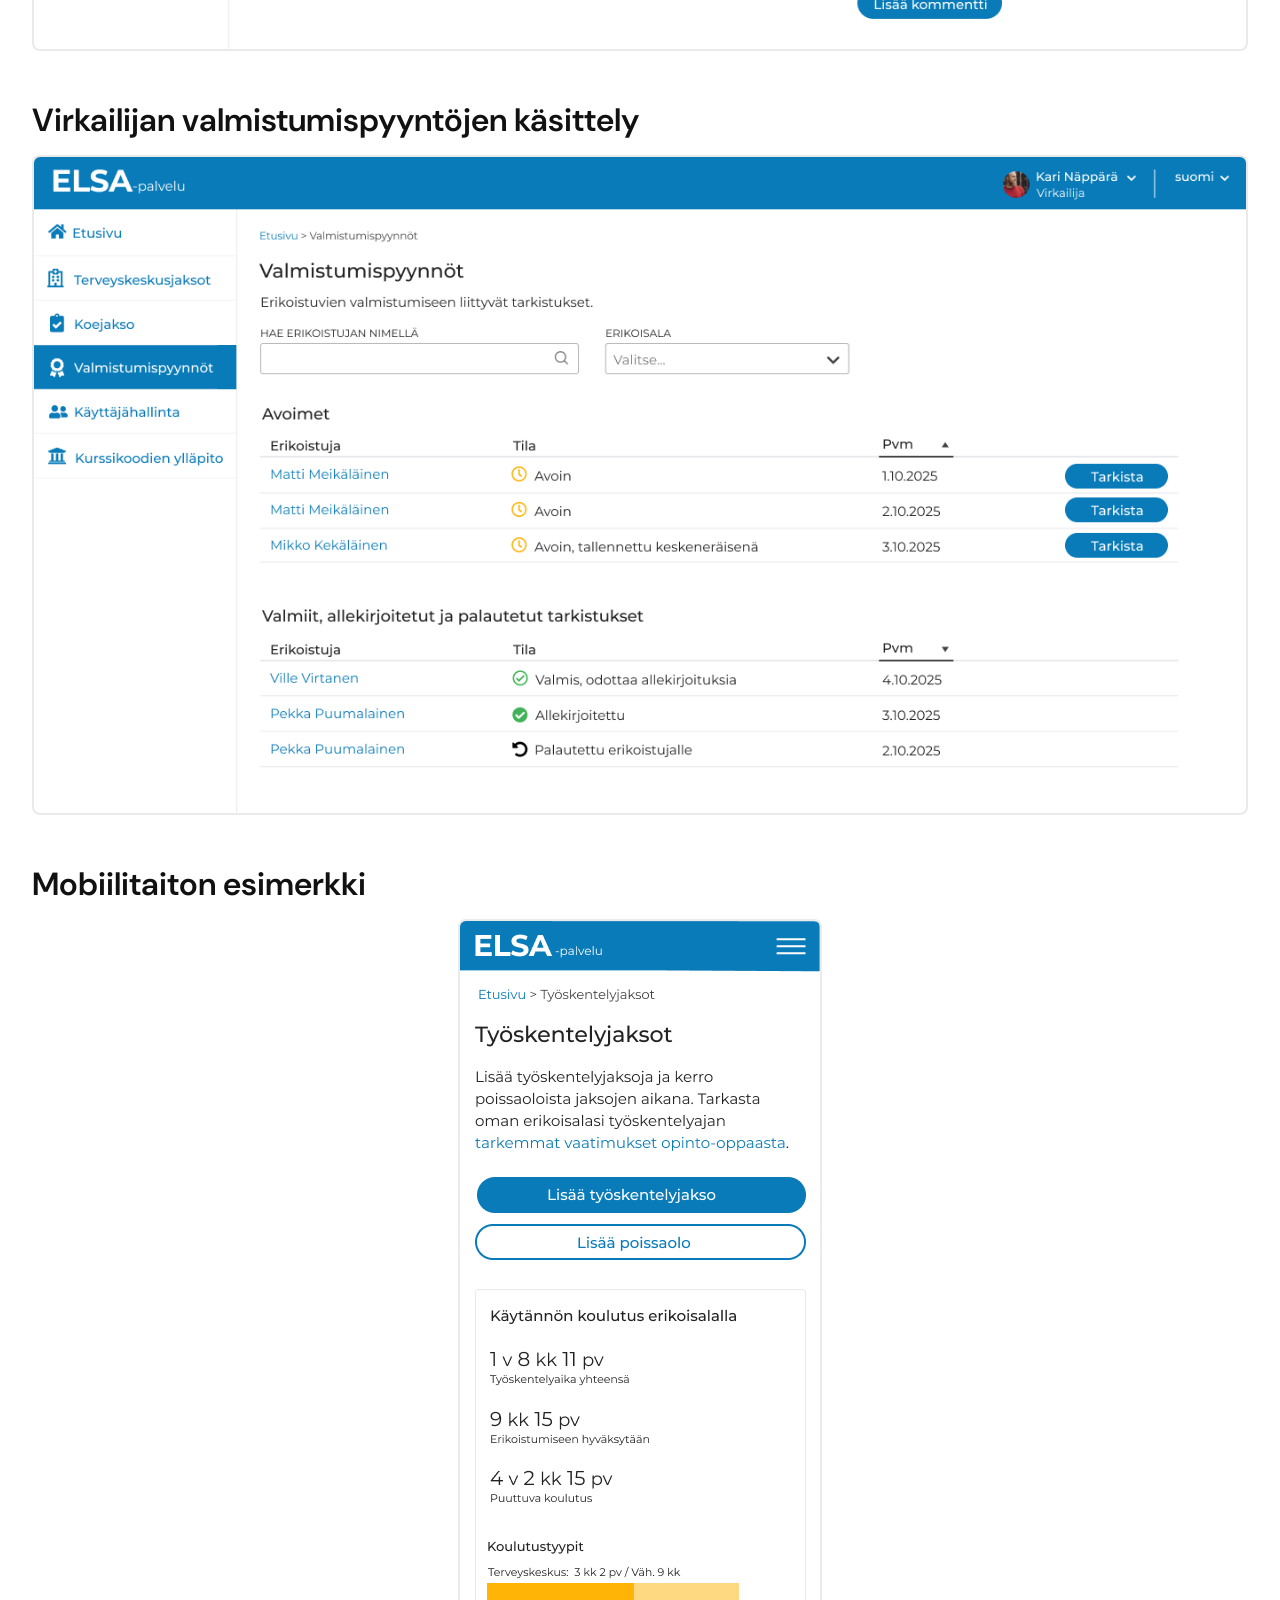
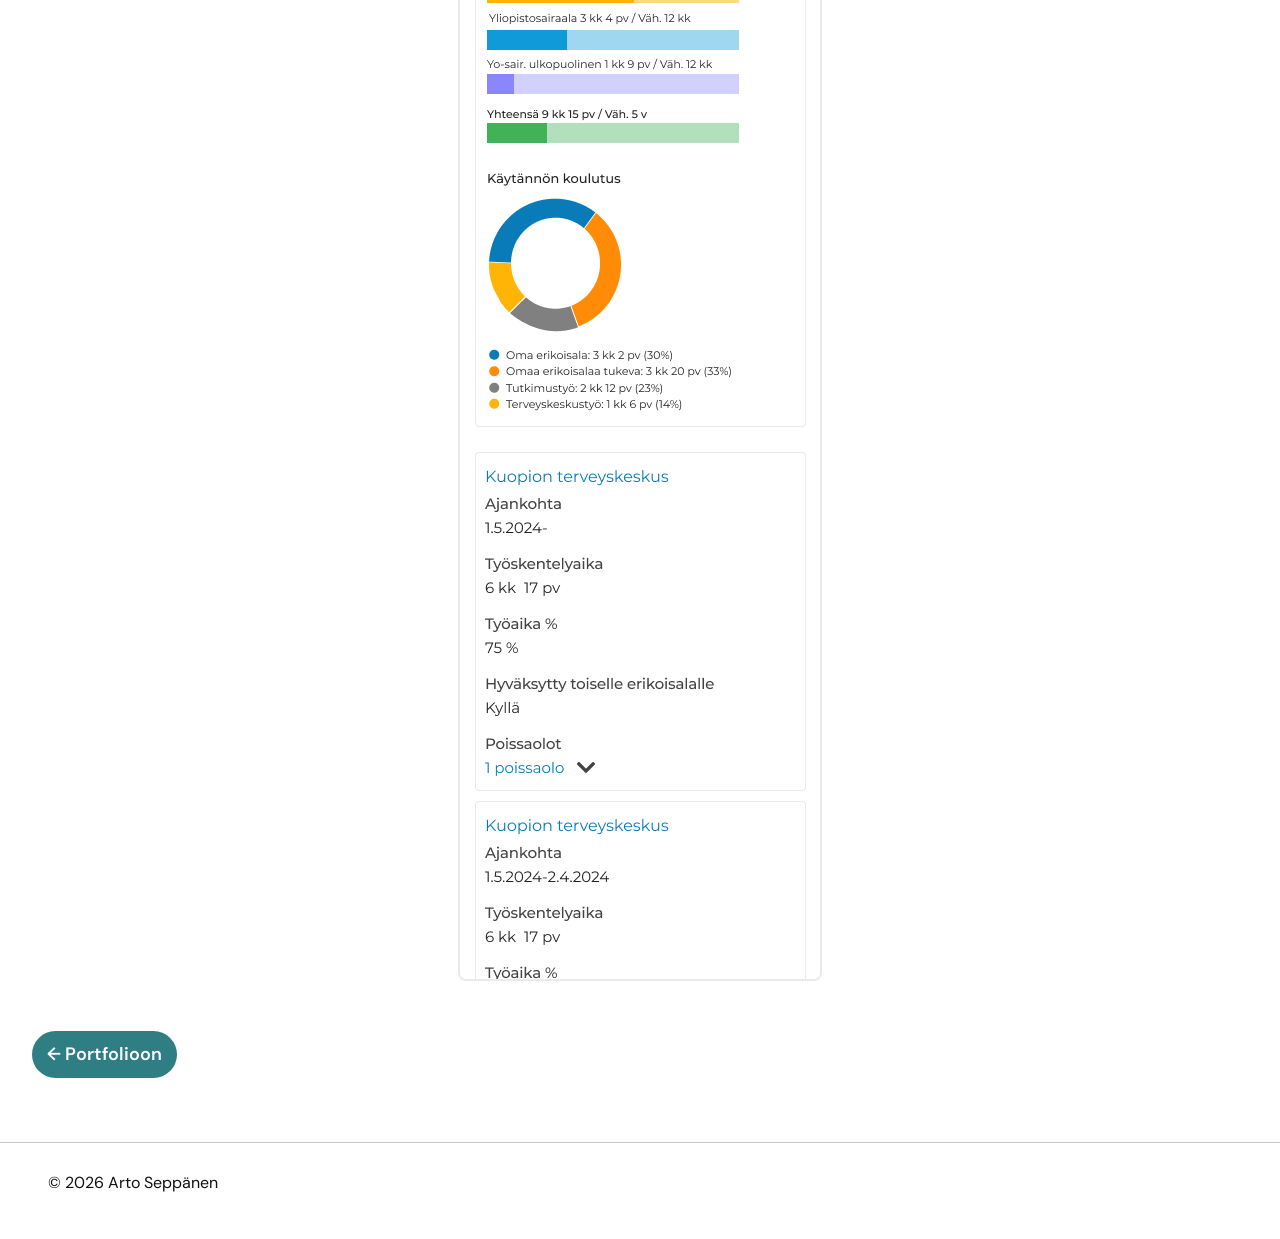
<file: projekti3.html>
<!DOCTYPE html>
<html lang="en">
<head>
  <meta charset="UTF-8">
  <meta name="viewport" content="width=device-width, initial-scale=1.0">
  <meta name="robots" content="noindex">
  <link rel="icon" href="data:,">
  <title>Arto Seppänen — Senior UX Designer</title>  
  <link rel="preconnect" href="https://fonts.googleapis.com">
  <link rel="preconnect" href="https://fonts.gstatic.com" crossorigin>
  <link href="https://fonts.googleapis.com/css2?family=Charis+SIL:ital,wght@0,400;0,700;1,400;1,700&family=DM+Sans:ital,opsz,wght@0,9..40,100..1000;1,9..40,100..1000&family=Open+Sans:ital,wght@0,300..800;1,300..800&display=swap" rel="stylesheet">
  <link rel="stylesheet" href="styles.css">
	
  <!-- Google Analytics seuranta (gtag.js) -->
  <script async src="https://www.googletagmanager.com/gtag/js?id=G-K0N491SN1D"></script>
  <script>
    window.dataLayer = window.dataLayer || [];
    function gtag(){dataLayer.push(arguments);}
    gtag('js', new Date()); 
    gtag('config', 'G-K0N491SN1D');
  </script>
	  
</head>
<body>
<a href="#esittely" class="skip-link">Hyppää osaamiseen</a>

<!-- NAV -->
<nav>
  <a href="../#hero" class="nav-logo">Arto Seppänen</a>
  <ul class="nav-links">
    <li><a href="../#esittely">Osaaminen</a></li>
    <li><a href="../#tyokokemus">Työkokemus</a></li>
    <li><a href="../#portfolio">Portfolio</a></li>
    <li><a href="../#palautteita">Palautteita</a></li>
    <li><a href="../#yhteys">Yhteys</a></li>
  </ul>
  <button class="hamburger" id="ham" aria-label="Avaa valikko">
    <span></span><span></span><span></span>
  </button>
</nav>

<!-- MOBILE MENU -->
<nav class="mobile-menu" id="mob" aria-label="Navigaatio" aria-hidden="true">
  <a href="../#esittely" class="mob-link">Osaaminen</a>
  <a href="../#tyokokemus" class="mob-link">Työkokemus</a>
  <a href="../#portfolio" class="mob-link">Portfolio</a>
    <a href="projekti4.html" class="mob-link sublevel">Design system</a>
    <a href="projekti1.html" class="mob-link sublevel">Oma opintopolku</a>
	<a href="projekti2.html" class="mob-link sublevel">Wärtsilä FOS</a>
	<a href="projekti3.html" class="mob-link sublevel activesub">ELSA-palvelu</a>
	<a href="projekti5.html" class="mob-link sublevel">Lounas-sovellus</a>
  <a href="../#palautteita" class="mob-link">Palautteita</a>
  <a href="../#yhteys" class="mob-link">Yhteys</a>
</nav>

<main id="main-content">


  
  <!-- HERO -->
  <section id="esittely" class="portfolio project3">

  <div class="contentwrapper">

    <div class="hero-content-portfolio">
      <h1>Erikoislääkäreiden koulutuksen edistymisen palveluportaali</h1>
     

	</div>

  </div>
  </section>

  <!-- projektiesittely -->
  <section id="palvelun-esittely">
  <div class="contentwrapper">
  
    <h2>ELSA-palvelu</h2>
	<p class="hero-sub">Palvelu ohjaa vuosittain tuhansia lääkäreitä 50 eri erikoisalalla sekä satoja hammaslääkäreitä läpi heidän erikoistumiskoulutuksensa.</p>
	
	<p>ELSA uudistaa erikoistumiskoulutusta lisäten erikoistujan itseohjautuvuutta ja kattaa kaikki erikoistumiseen tarvittavat asiat:</p>
	
	<ul>
	<li>Erikoistumisen seuranta ja vaatimukset visualisoituna.</li>
	<li>Koulutuksen suunnittelu ja arvioinnit.</li>
	<li>Suoritemerkinnät ja opit päivittäisistä asiakastapaamisista.</li>
	<li>Seurantakeskustelut, koejaksot, valmistumispyyntö jne.</li>
	<li>Lisäksi 600 kouluttajalääkäriä, kymmenet yliopistojen vastuuhenkilöt ja yliopistojen virkailijat hoitavat palvelussa monia erikoistumiseen liittyviä asioita, ja eri roolien toiminnot on kytketty toisiinsa tarkoilla palvelupolkujen suunnittelulla. 
	<li>Myös pääkäyttäjälle on suunniteltu paljon toimintoja, kuten arviointityökalujen ja erikoisalojen hallinta.</li>
</ul>

   </div>
  </section>
  
 <section id="tumma">
  <div class="contentwrapper">
  
<h2>Haaste</h2>
<p class="hero-sub">Erikoistumisen haasteet Elsaa edeltävältä ajalta liittyivät viiden yliopiston hyvin erilaisiin käytäntöihin erikoislääkärikoulutuksessa.</p>
<ul>

	<li>Erikoistumiseen liittyvät prosessit ja vaiheet olivat hajanainen kasa excel- ja word-tiedostoja sekä paperilappuja.</li>
	<li>Käytännössä asiat tehtiin eri yliopistoissa eri tavoilla, kuten itse nähtiin parhaaksi ja mihin resurssit riittivät.</li>	
	<li>Kokonaisuuden hallinta ja seuraaminen tuotti paljon ylimääräistä vaivaa.</li>
	</ul>

<h2 class="space">Ratkaisu ja lähestymistapani</h2>
<p class="hero-sub">Ratkaisuna toimi eri sidos- ja kohderyhmien osallistaminen sekä laadukas suunnittelu.</p>
	<ul>
		<li>Eri käyttäjäryhmien tarpeet, haasteet ja palvelupolut tunnistettiin haastatteluilla. </li>
		<li>Konseptissa haettiin yhtenäiset parhaat toimintatavat yliopistoille. Palvelulle luotiin tarkempi visio.</li>
		<li>Käyttöliittymäsuunnittelu, visuaalinen suunnittelu sekä sisältösuunnittelua eri roolien lukuisille toiminnoille.
		<li>Laajat käytettävyystestit ja haastattelut, joilla konseptin toimivuus sekä sovelluksen käytettävyys varmistettiin ennen toteutusta.</li>
		<li>Jatkuva palautteen keruun osana ketterää kehitystyötä. Palautteiden perusteella palvelu kehittyi edelleen.</li>
		<li>Pilotointivaiheessa järjestettiin laajempi kyselytutkimus, jolla saatiin viimeiset säröt viilattua ennen täyttä käyttöönottoa.</li>
	</ul>
	
   </div>
  </section>
  
 <section id="vaalea">
  <div class="contentwrapper">

	<h2>Lopputulos</h2>


 <div class="konkreatia esittely-cols">
      <div class="esittely-col">
	   <div class="esittely-stat"><img src="thumbs-up.svg" aria-hidden="true"/></div> 
	  <h4>Toimiva konsepti</h4>
       <p>Yhdistää 5 yliopiston erilaiset käytännöt
	   <p>Mahdollistaa 4 eri roolin saumattoman yhteistyön ja uudistaa erikoistumiskoulutusta itseohjautuvaan suuntaan.</p>
	   <p>Tukee tulevia erikoislääkäreitä ja hammaslääkäreitä matkalla kohti valmistumista.</p>
      </div>
       <div class="esittely-col">
	   <div class="esittely-stat"><img src="smile-plus.svg" aria-hidden="true"/></div> 
	     <h4>Helppokäyttöisyys ja visuaalisuus</h4>
        <p>Selkeä, helppokäyttöinen ja looginen.</p> 
		<p>Erikoislääkärikoulutuksen vaiheet ja edistyminen on visualisoitu mm. graafeiksi ja luvuiksi.</p>
		<p>Kulkee mukana lääkäreiden arjessa toimien sujuvasti myös mobiilissa.</p>
      </div>	 
	</div>
	



   <h2 class="space">Työnäytteitä</h2>
   
   <h3>Erikoistujan päänäkymä</h3>
	<img class="portfoliokuva" src="elsa1.png" alt="Elsan päänäkymä">
	
	<h3>Opintosuoritukset</h3>
	<img class="portfoliokuva" src="elsa2.png" alt="Opintosuoritukset">
	
	<h3>Työskentelyjaksot</h3>
	<img class="portfoliokuva" src="elsa3.png" alt="Työskentelyjaksot">
	
	<h3>Arvioinnit osaamisesta</h3>
	<img class="portfoliokuva" src="elsa4.png" alt="Osaamisen arvioinnit">
	
	<h3>Arviointi</h3>
	<img class="portfoliokuva" src="elsa5.png" alt="Osaamisen arviointi">
	
		
	<h3>Virkailijan valmistumispyyntöjen käsittely</h3>
	<img class="portfoliokuva" src="elsa6.png" alt="Valmistumispyynnöt">
	
		
	<h3>Mobiilitaiton esimerkki</h3>
	<img class="portfoliokuva" src="elsa7.png" alt="Elsa mobiilitaittoesimerkki">
	
	

 
 
 
<a href="../#portfolio" class="portfolio-link">← Portfolioon</a>

    </div>
  </section>







</main>

<footer>
  <p>© 2026 Arto Seppänen </p>
  </footer>

<script>
  /* ── Hamburger ── */
  const ham  = document.getElementById('ham');
  const mob  = document.getElementById('mob');
  const mobs = document.querySelectorAll('.mob-link');

  function closeMenu() {
    ham.classList.remove('open');
    mob.classList.remove('open');
    mob.setAttribute('aria-hidden', 'true');
    document.body.style.overflow = '';
  }

  ham.addEventListener('click', () => {
    const isOpen = mob.classList.toggle('open');
    mob.setAttribute('aria-hidden', isOpen ? 'false' : 'true');
    ham.classList.toggle('open');
    document.body.style.overflow = isOpen ? 'hidden' : '';
  });

  mobs.forEach(l => l.addEventListener('click', closeMenu));

  /* ── Scrollspy ── */
  const sections  = document.querySelectorAll('section[id]');
  const navLinks  = document.querySelectorAll('.nav-links a');
  const mobLinks  = document.querySelectorAll('.mob-link');

  function setActive(id) {
    navLinks.forEach(l => {
      l.classList.toggle('active', l.getAttribute('href') === '#' + id);
    });
    mobLinks.forEach(l => {
      l.classList.toggle('active', l.getAttribute('href') === '#' + id);
    });
  }

  const spy = new IntersectionObserver(entries => {
    entries.forEach(e => {
      if (e.isIntersecting) setActive(e.target.id);
    });
  }, { rootMargin: '-42% 0px -52% 0px', threshold: 0 });

  sections.forEach(s => spy.observe(s));
</script>
</body>
</html>
</file>
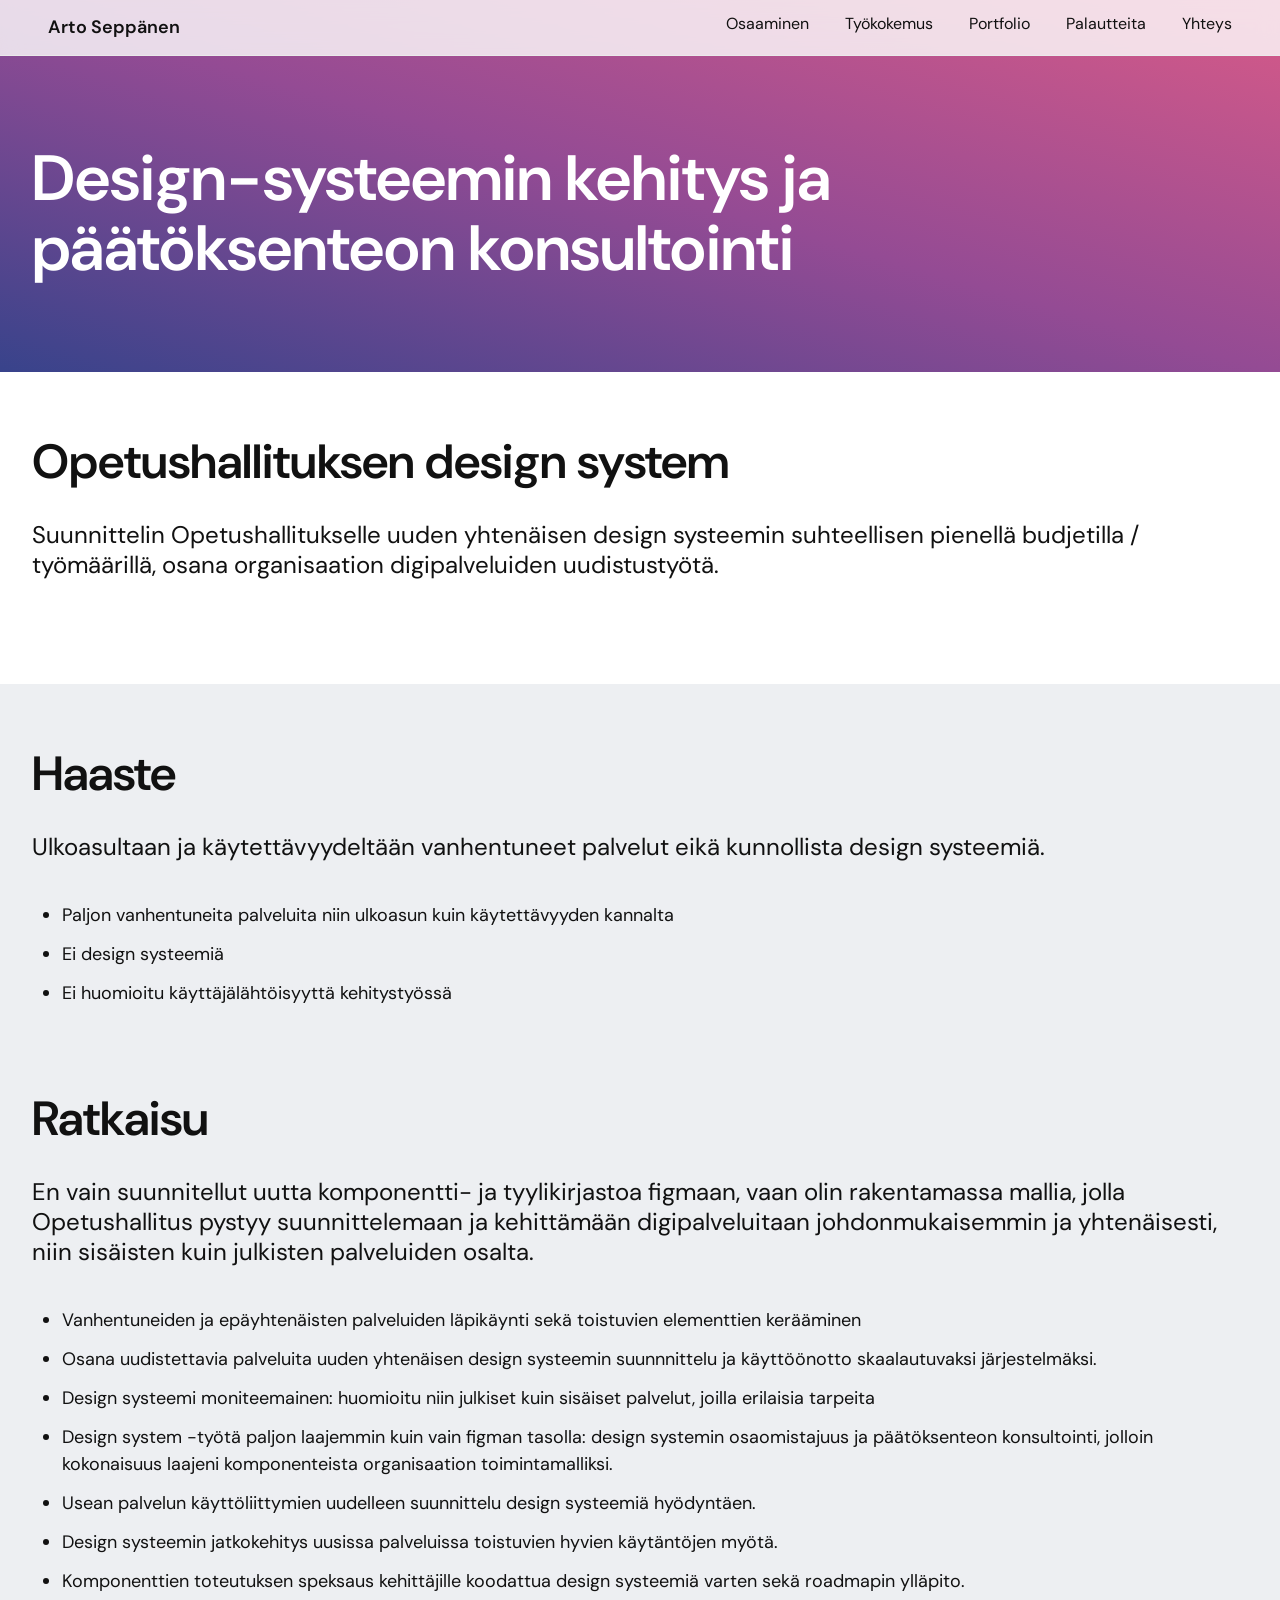
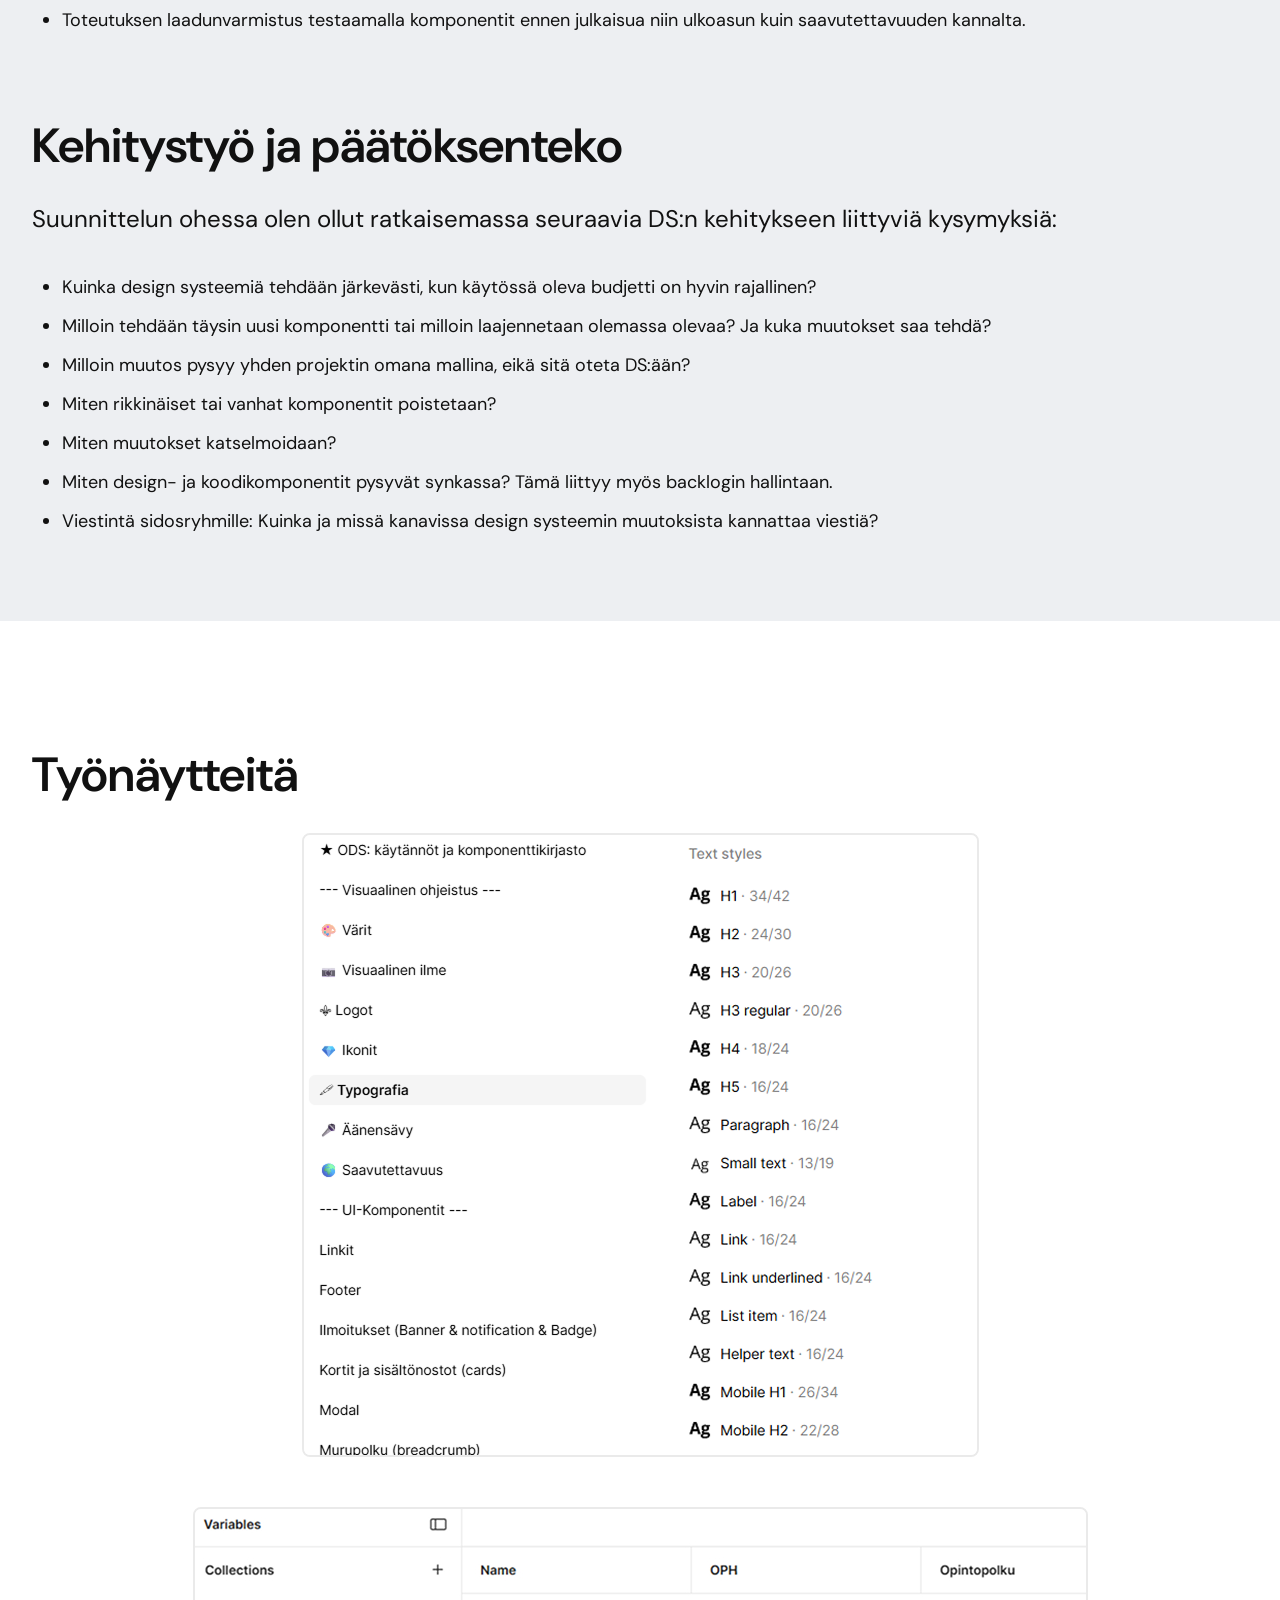
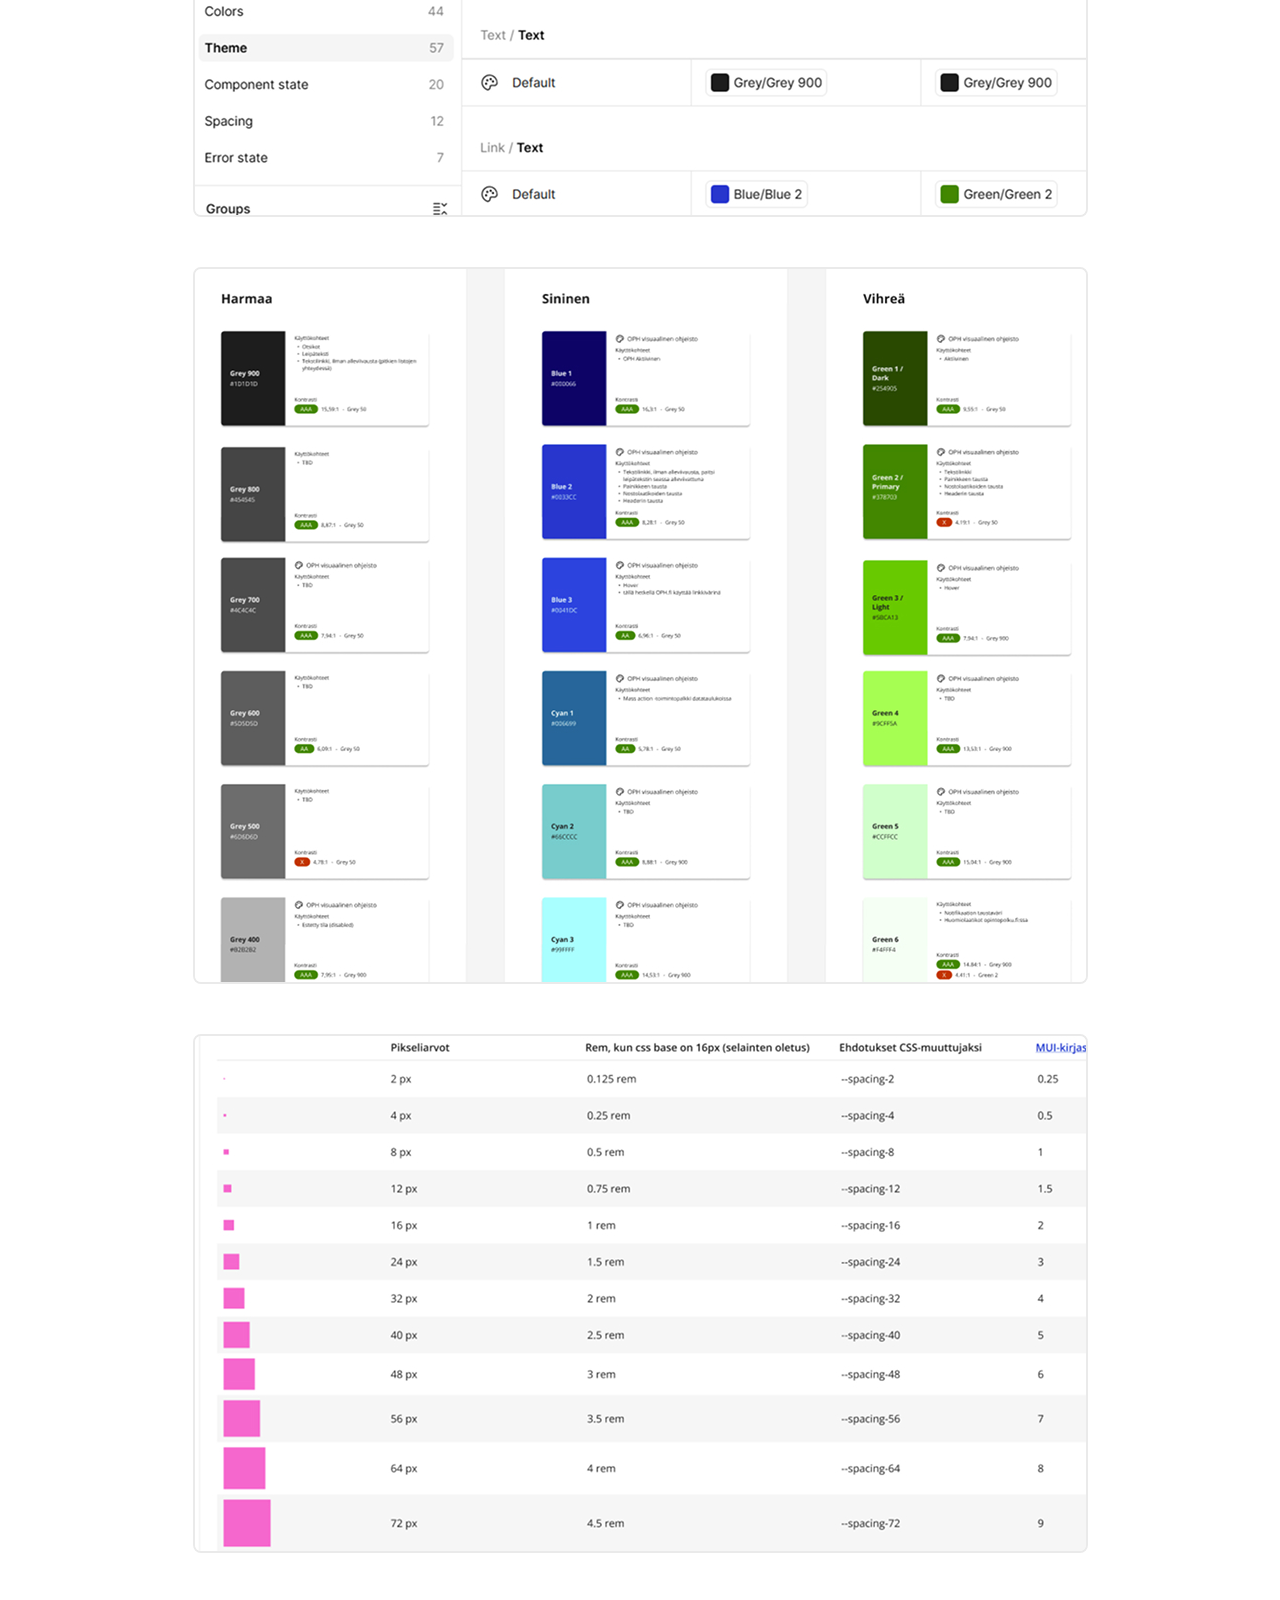
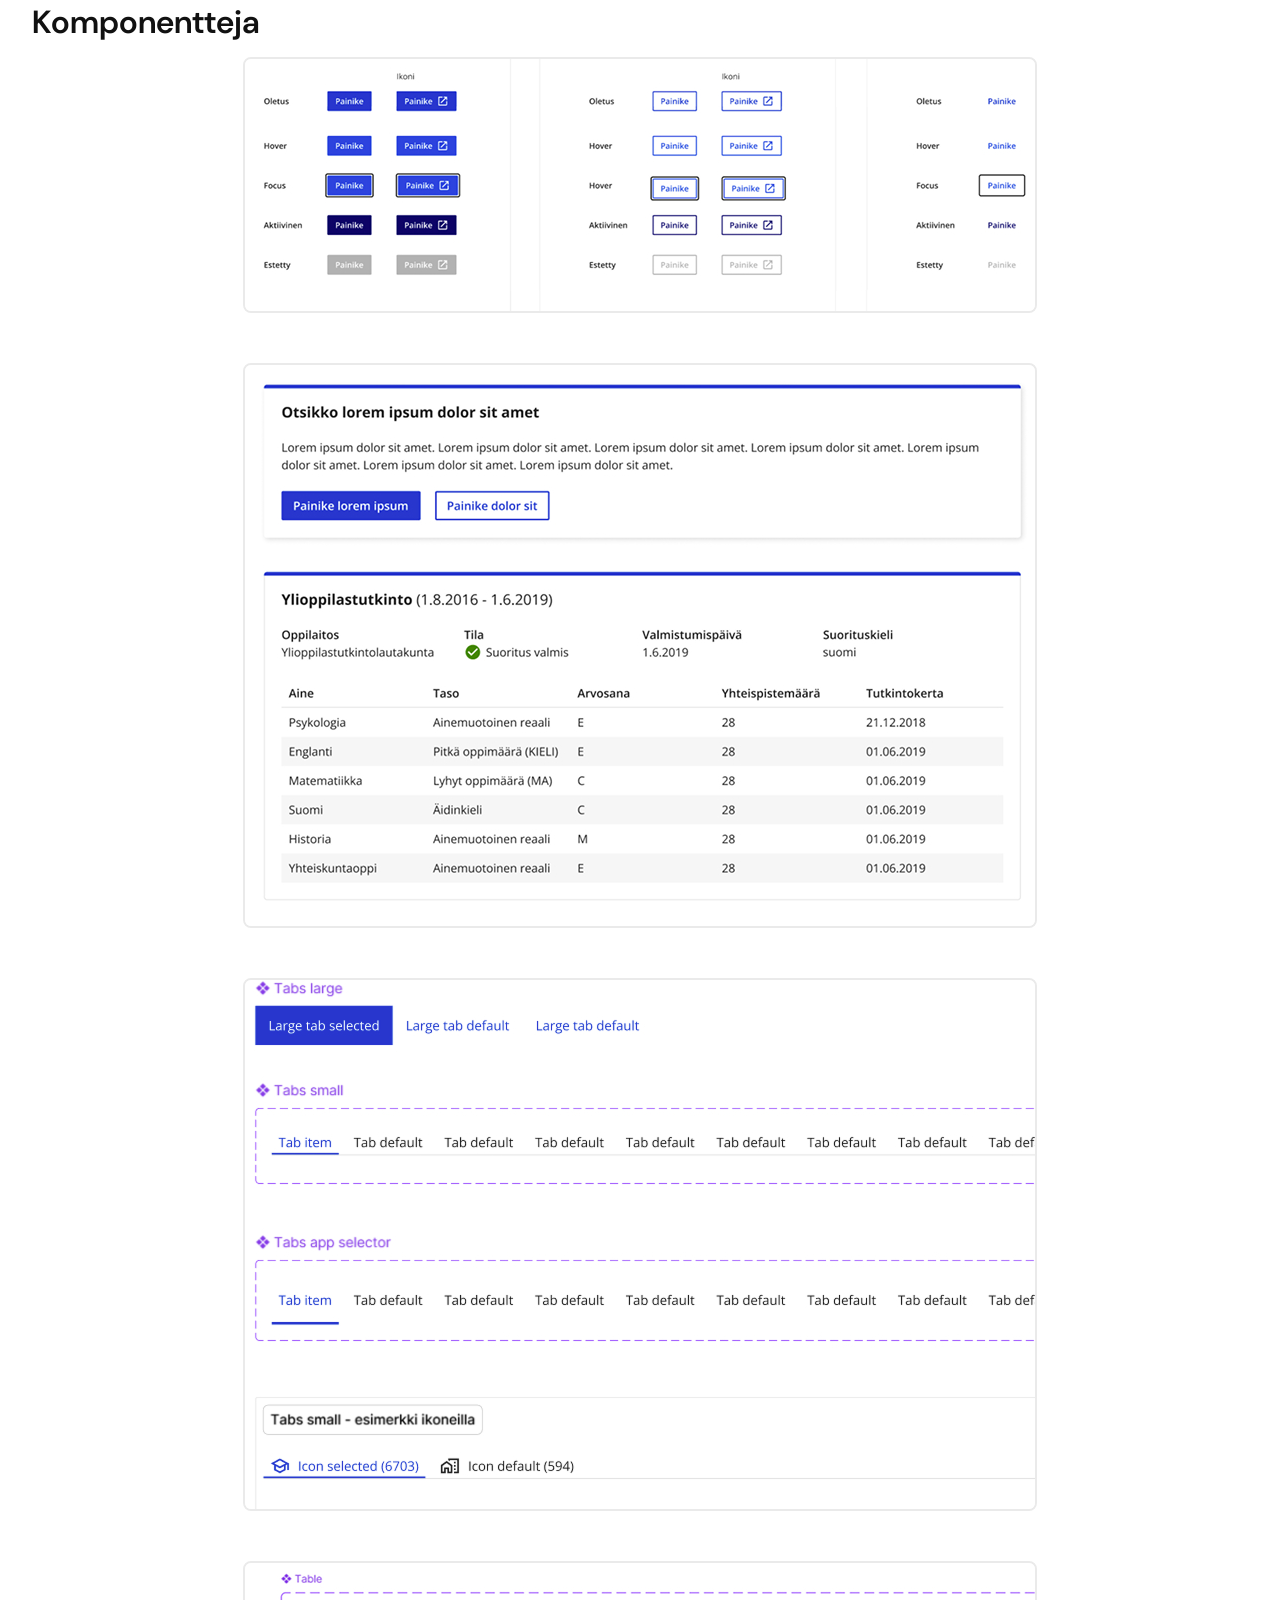
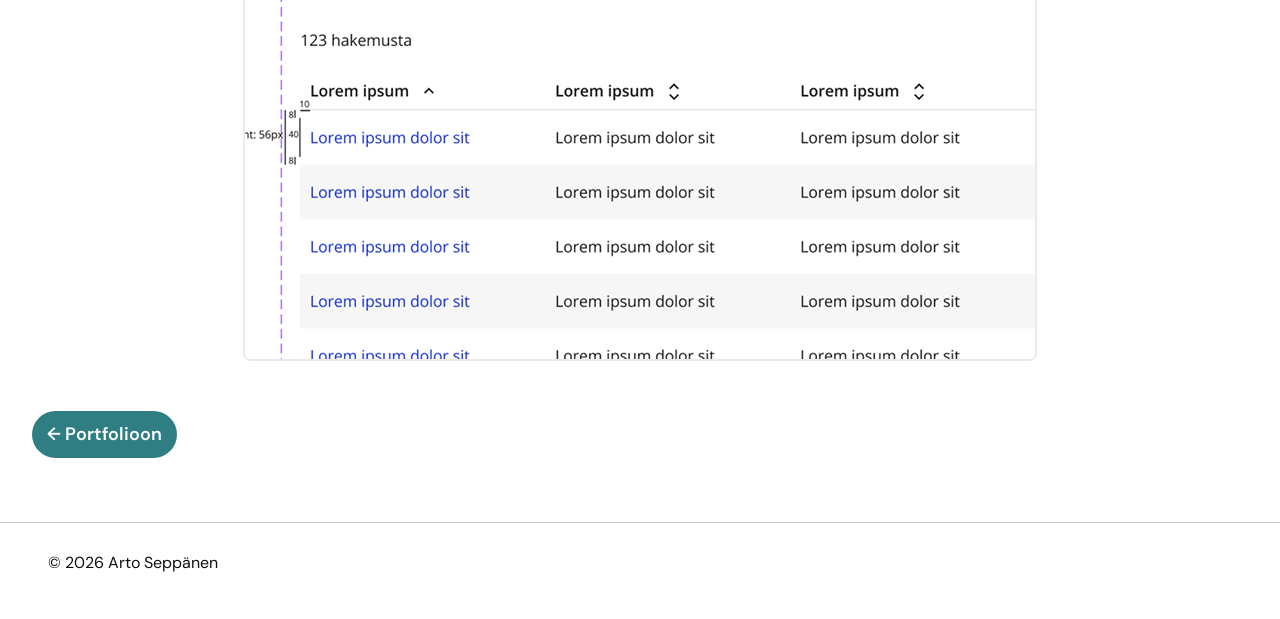
<file: projekti4.html>
<!DOCTYPE html>
<html lang="en">
<head>
  <meta charset="UTF-8">
  <meta name="viewport" content="width=device-width, initial-scale=1.0">
  <meta name="robots" content="noindex">
  <link rel="icon" href="data:,">
  <title>Arto Seppänen — Senior UX Designer</title>  
  <link rel="preconnect" href="https://fonts.googleapis.com">
  <link rel="preconnect" href="https://fonts.gstatic.com" crossorigin>
  <link href="https://fonts.googleapis.com/css2?family=Charis+SIL:ital,wght@0,400;0,700;1,400;1,700&family=DM+Sans:ital,opsz,wght@0,9..40,100..1000;1,9..40,100..1000&family=Open+Sans:ital,wght@0,300..800;1,300..800&display=swap" rel="stylesheet">
  <link rel="stylesheet" href="styles.css">
	
  <!-- Google Analytics seuranta (gtag.js) -->
  <script async src="https://www.googletagmanager.com/gtag/js?id=G-K0N491SN1D"></script>
  <script>
    window.dataLayer = window.dataLayer || [];
    function gtag(){dataLayer.push(arguments);}
    gtag('js', new Date());
    gtag('config', 'G-K0N491SN1D');
  </script>
	
  
</head>
<body>
<a href="#esittely" class="skip-link">Hyppää osaamiseen</a>

<!-- NAV -->
<nav>
  <a href="../#hero" class="nav-logo">Arto Seppänen</a>
  <ul class="nav-links">
    <li><a href="../#esittely">Osaaminen</a></li>
    <li><a href="../#tyokokemus">Työkokemus</a></li>
    <li><a href="../#portfolio">Portfolio</a></li>
    <li><a href="../#palautteita">Palautteita</a></li>
    <li><a href="../#yhteys">Yhteys</a></li>
  </ul>
  <button class="hamburger" id="ham" aria-label="Avaa valikko">
    <span></span><span></span><span></span>
  </button>
</nav>

<!-- MOBILE MENU -->
<nav class="mobile-menu" id="mob" aria-label="Navigaatio" aria-hidden="true">
  <a href="../#esittely" class="mob-link">Osaaminen</a>
  <a href="../#tyokokemus" class="mob-link">Työkokemus</a>
  <a href="../#portfolio" class="mob-link">Portfolio</a>
    <a href="projekti4.html" class="mob-link sublevel activesub">Design system</a>
    <a href="projekti1.html" class="mob-link sublevel">Opetushallituksen Oma opintopolku</a>
	<a href="projekti2.html" class="mob-link sublevel">Wärtsilä FOS</a>
	<a href="projekti3.html" class="mob-link sublevel">ELSA-palvelu</a>
	<a href="projekti5.html" class="mob-link sublevel">Lounas-sovellus</a>
  <a href="../#palautteita" class="mob-link">Palautteita</a>
  <a href="../#yhteys" class="mob-link">Yhteys</a>
</nav>

<main id="main-content">


  
  <!-- HERO -->
  <section id="esittely" class="portfolio project1">

  <div class="contentwrapper">

    <div class="hero-content-portfolio">
      <h1>Design-systeemin kehitys ja päätöksenteon konsultointi</h1>
	</div>

  </div>
  </section>

  <!-- projektiesittely -->
  <section id="palvelun-esittely">
  <div class="contentwrapper">
    




    <h2>Opetushallituksen design system</h2>
	<p class="hero-sub">
	Suunnittelin Opetushallitukselle uuden yhtenäisen design systeemin suhteellisen pienellä budjetilla / työmäärillä, osana organisaation digipalveluiden uudistustyötä.
	</p>

   </div>
  </section>
  
 <section id="tumma">
  <div class="contentwrapper">
  
  
<h2>Haaste</h2>
<p class="hero-sub">Ulkoasultaan ja käytettävyydeltään vanhentuneet palvelut eikä kunnollista design systeemiä.</p>
<ul>
	<li>Paljon vanhentuneita palveluita niin ulkoasun kuin käytettävyyden kannalta</li>
	<li>Ei design systeemiä</li>
	<li>Ei huomioitu käyttäjälähtöisyyttä kehitystyössä</li>
	</ul>
	
<h2 class="space">Ratkaisu</h2>
<p class="hero-sub">En vain suunnitellut uutta komponentti- ja tyylikirjastoa figmaan, vaan olin rakentamassa mallia, jolla Opetushallitus pystyy suunnittelemaan ja kehittämään digipalveluitaan johdonmukaisemmin ja yhtenäisesti, niin sisäisten kuin julkisten palveluiden osalta.</p>
	<ul>
<li>Vanhentuneiden ja epäyhtenäisten palveluiden läpikäynti sekä toistuvien elementtien kerääminen</li>
<li>Osana uudistettavia palveluita uuden yhtenäisen design systeemin suunnnittelu ja käyttöönotto skaalautuvaksi järjestelmäksi.</li>
<li>Design systeemi moniteemainen: huomioitu niin julkiset kuin sisäiset palvelut, joilla erilaisia tarpeita</li>
<li>Design system -työtä paljon laajemmin kuin vain figman tasolla: design systemin osaomistajuus ja päätöksenteon konsultointi, jolloin kokonaisuus laajeni komponenteista organisaation toimintamalliksi.</li>
<li>Usean palvelun käyttöliittymien uudelleen suunnittelu design systeemiä hyödyntäen.</li>
<li>Design systeemin jatkokehitys uusissa palveluissa toistuvien hyvien käytäntöjen myötä.</li>
<li>Komponenttien toteutuksen speksaus kehittäjille koodattua design systeemiä varten sekä roadmapin ylläpito. </li>
<li>Toteutuksen laadunvarmistus testaamalla komponentit ennen julkaisua niin ulkoasun kuin saavutettavuuden kannalta.</li>

</ul>

<h2 class="space">Kehitystyö ja päätöksenteko</h2>
<p class="hero-sub">Suunnittelun ohessa olen ollut ratkaisemassa seuraavia DS:n kehitykseen liittyviä kysymyksiä:</p>

<ul>
  <li>Kuinka design systeemiä tehdään järkevästi, kun käytössä oleva budjetti on hyvin rajallinen?</li>
  <li>Milloin tehdään täysin uusi komponentti tai milloin laajennetaan olemassa olevaa? Ja kuka muutokset saa tehdä?</li>
  <li>Milloin muutos pysyy yhden projektin omana mallina, eikä sitä oteta DS:ään?</li>
  <li>Miten rikkinäiset tai vanhat komponentit poistetaan?</li>
  <li>Miten muutokset katselmoidaan?</li>
  <li>Miten design- ja koodikomponentit pysyvät synkassa? Tämä liittyy myös backlogin hallintaan.</li>
  <li>Viestintä sidosryhmille: Kuinka ja missä kanavissa design systeemin muutoksista kannattaa viestiä?</li>
</ul>

	
   </div>
  </section>
  
 <section id="vaalea">
  <div class="contentwrapper">
  
	

   <h2 class="space">Työnäytteitä</h2>

	<img class="portfoliokuva" src="ds1.jpg" alt="Design systeemin osia">
	<img class="portfoliokuva" src="ds2.jpg" alt="Design systeemin osia">
	<img class="portfoliokuva" src="ds3.jpg" alt="Design systeemin osia">
	<img class="portfoliokuva" src="ds4.jpg" alt="Design systeemin osia">
	
	<h3>Komponentteja</h3>
	<img class="portfoliokuva" src="ds5.jpg" alt="Design systeemin osia">
	<img class="portfoliokuva" src="ds6.jpg" alt="Design systeemin osia">
	<img class="portfoliokuva" src="ds7.jpg" alt="Design systeemin osia">
	<img class="portfoliokuva" src="ds8.jpg" alt="Design systeemin osia">
	
 
 
<a href="../#portfolio" class="portfolio-link">← Portfolioon</a>

    </div>
  </section>







</main>

<footer>
  <p>© 2026 Arto Seppänen </p>
  </footer>

<script>
  /* ── Hamburger ── */
  const ham  = document.getElementById('ham');
  const mob  = document.getElementById('mob');
  const mobs = document.querySelectorAll('.mob-link');

  function closeMenu() {
    ham.classList.remove('open');
    mob.classList.remove('open');
    mob.setAttribute('aria-hidden', 'true');
    document.body.style.overflow = '';
  }

  ham.addEventListener('click', () => {
    const isOpen = mob.classList.toggle('open');
    mob.setAttribute('aria-hidden', isOpen ? 'false' : 'true');
    ham.classList.toggle('open');
    document.body.style.overflow = isOpen ? 'hidden' : '';
  });

  mobs.forEach(l => l.addEventListener('click', closeMenu));

  /* ── Scrollspy ── */
  const sections  = document.querySelectorAll('section[id]');
  const navLinks  = document.querySelectorAll('.nav-links a');
  const mobLinks  = document.querySelectorAll('.mob-link');

  function setActive(id) {
    navLinks.forEach(l => {
      l.classList.toggle('active', l.getAttribute('href') === '#' + id);
    });
    mobLinks.forEach(l => {
      l.classList.toggle('active', l.getAttribute('href') === '#' + id);
    });
  }

  const spy = new IntersectionObserver(entries => {
    entries.forEach(e => {
      if (e.isIntersecting) setActive(e.target.id);
    });
  }, { rootMargin: '-42% 0px -52% 0px', threshold: 0 });

  sections.forEach(s => spy.observe(s));
</script>
</body>
</html>
</file>
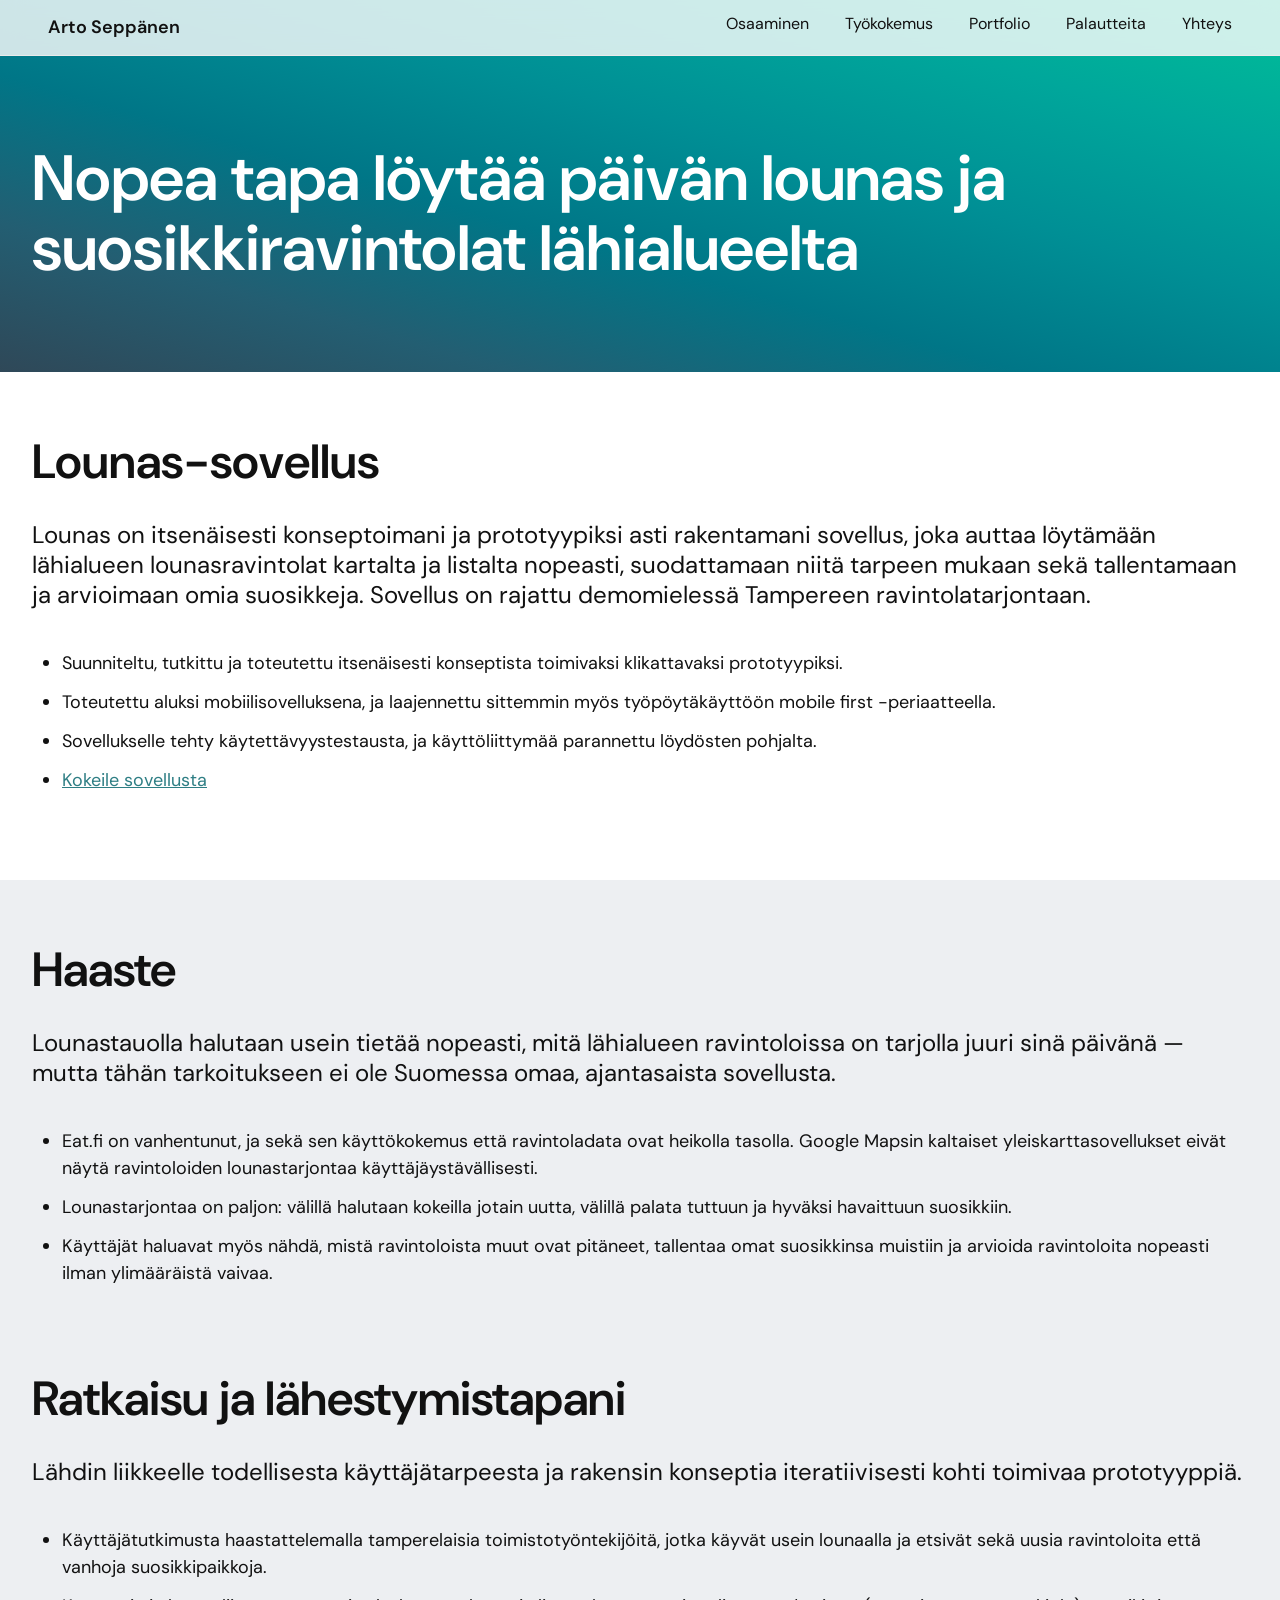
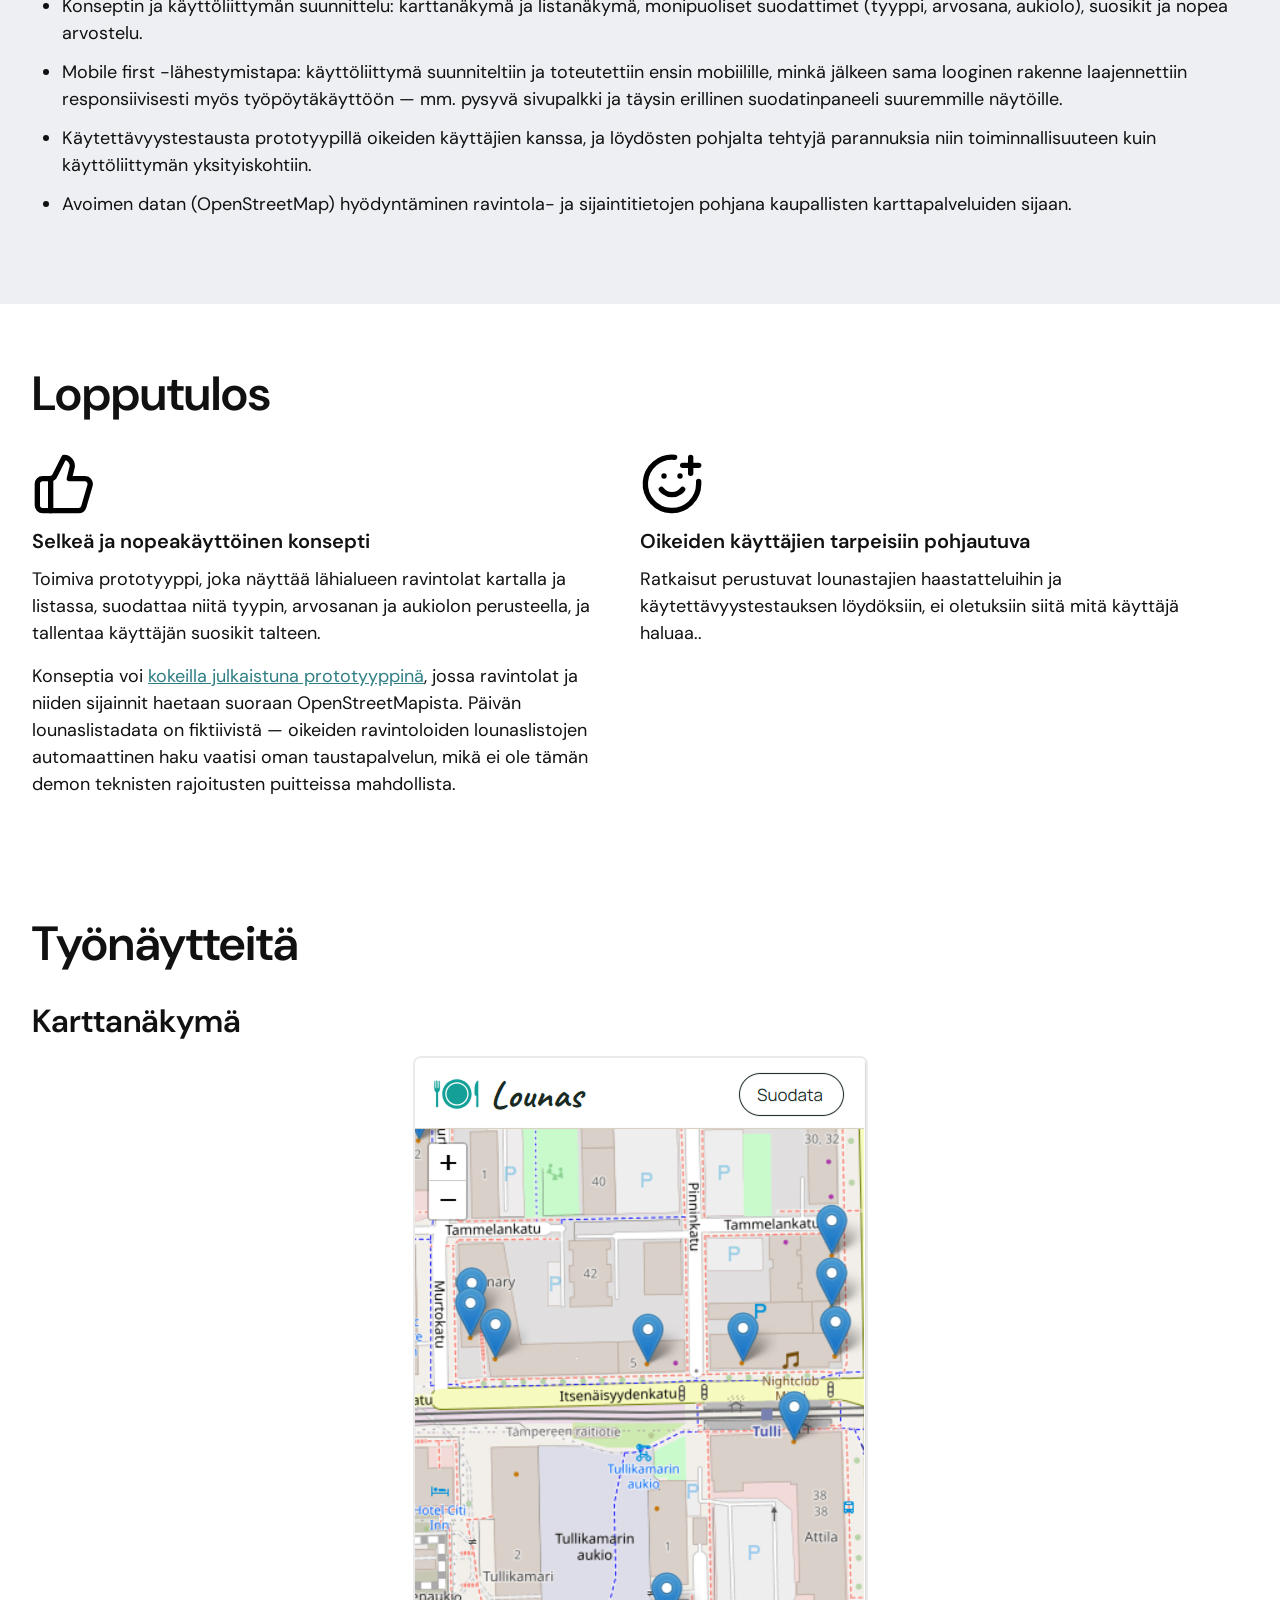
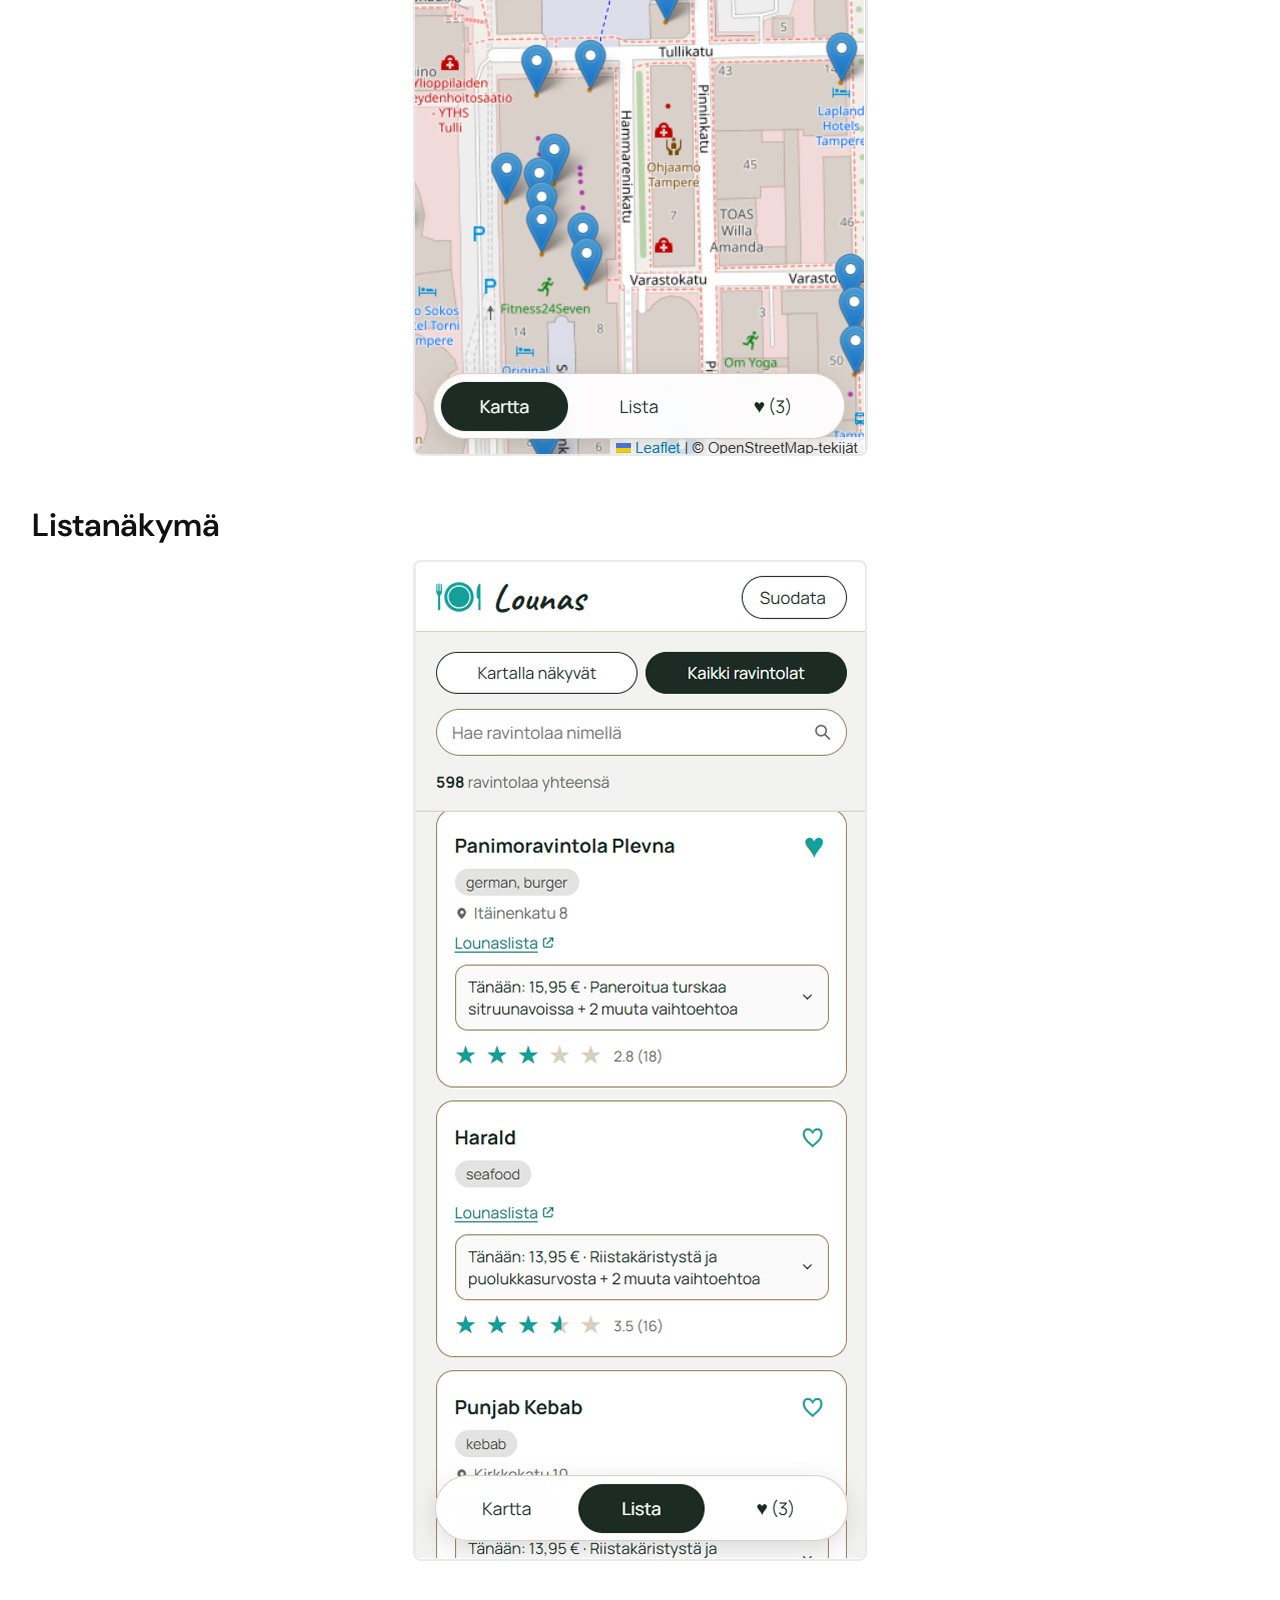
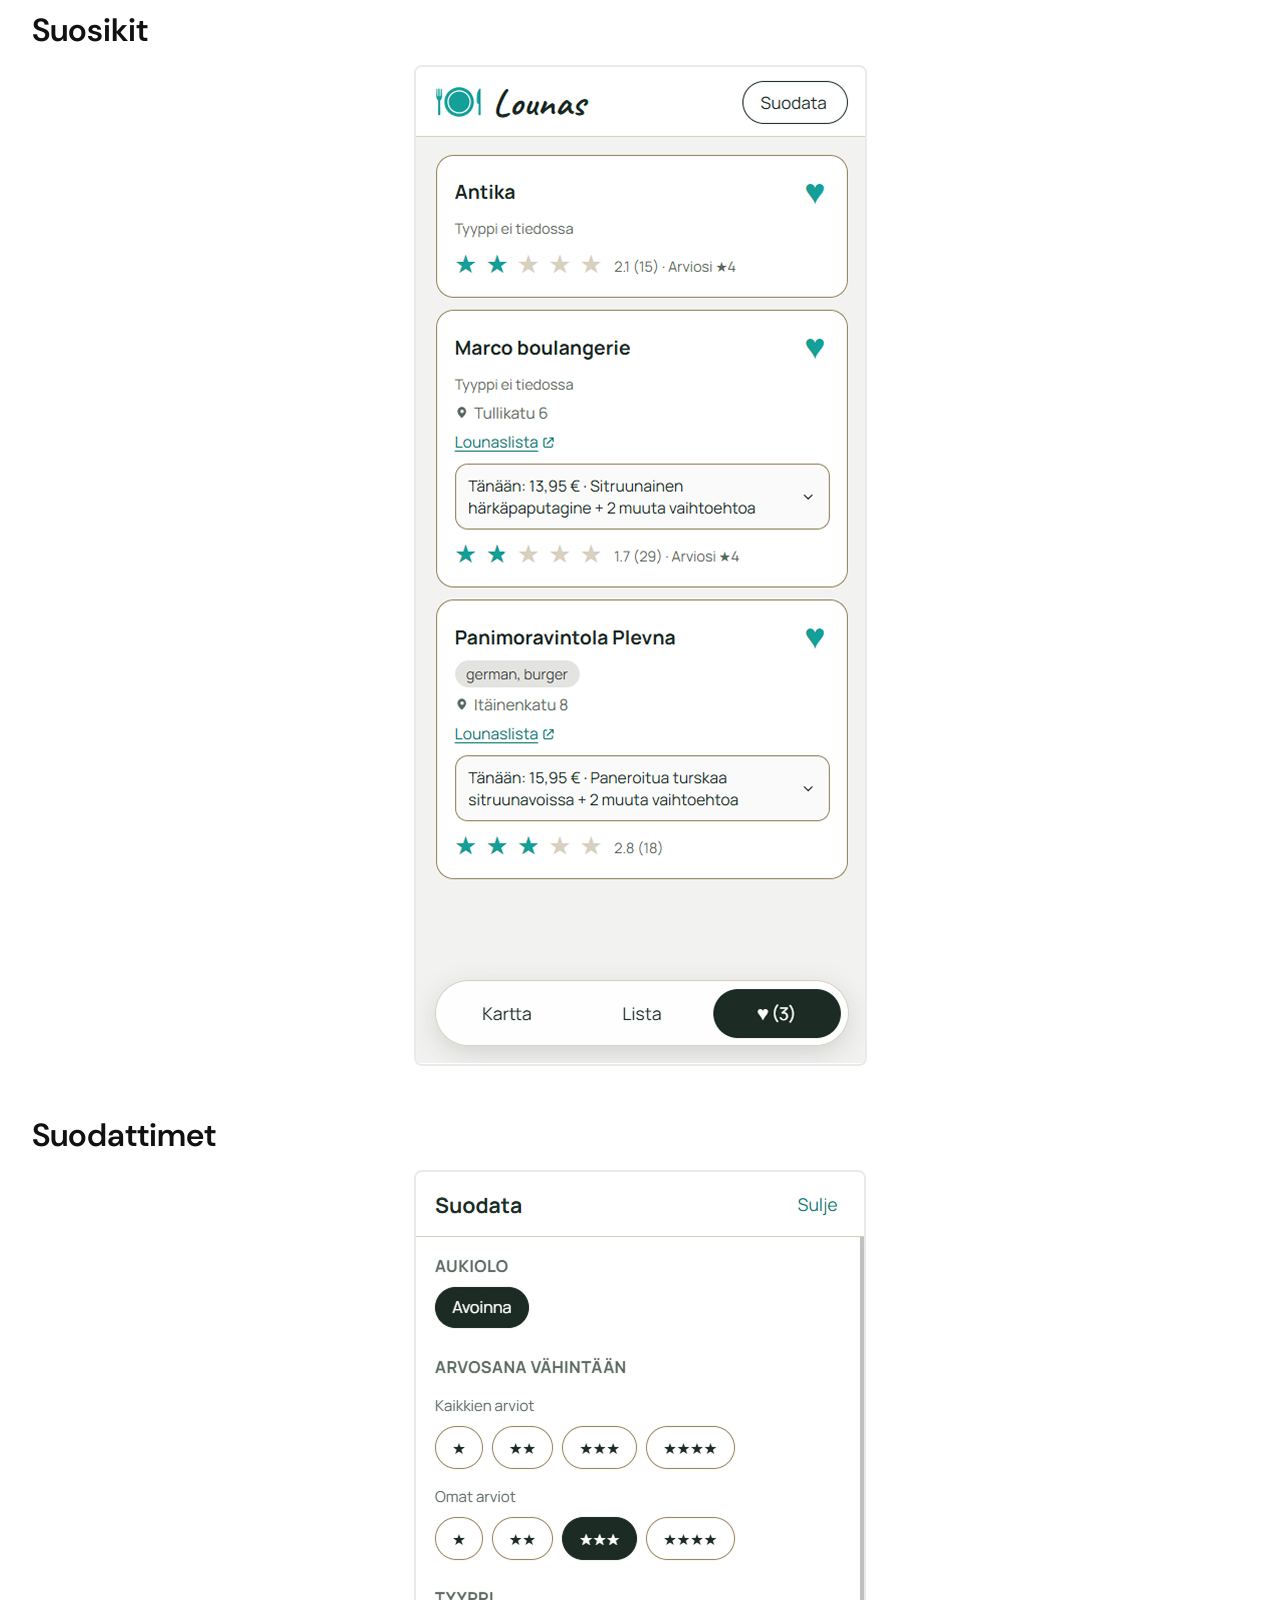
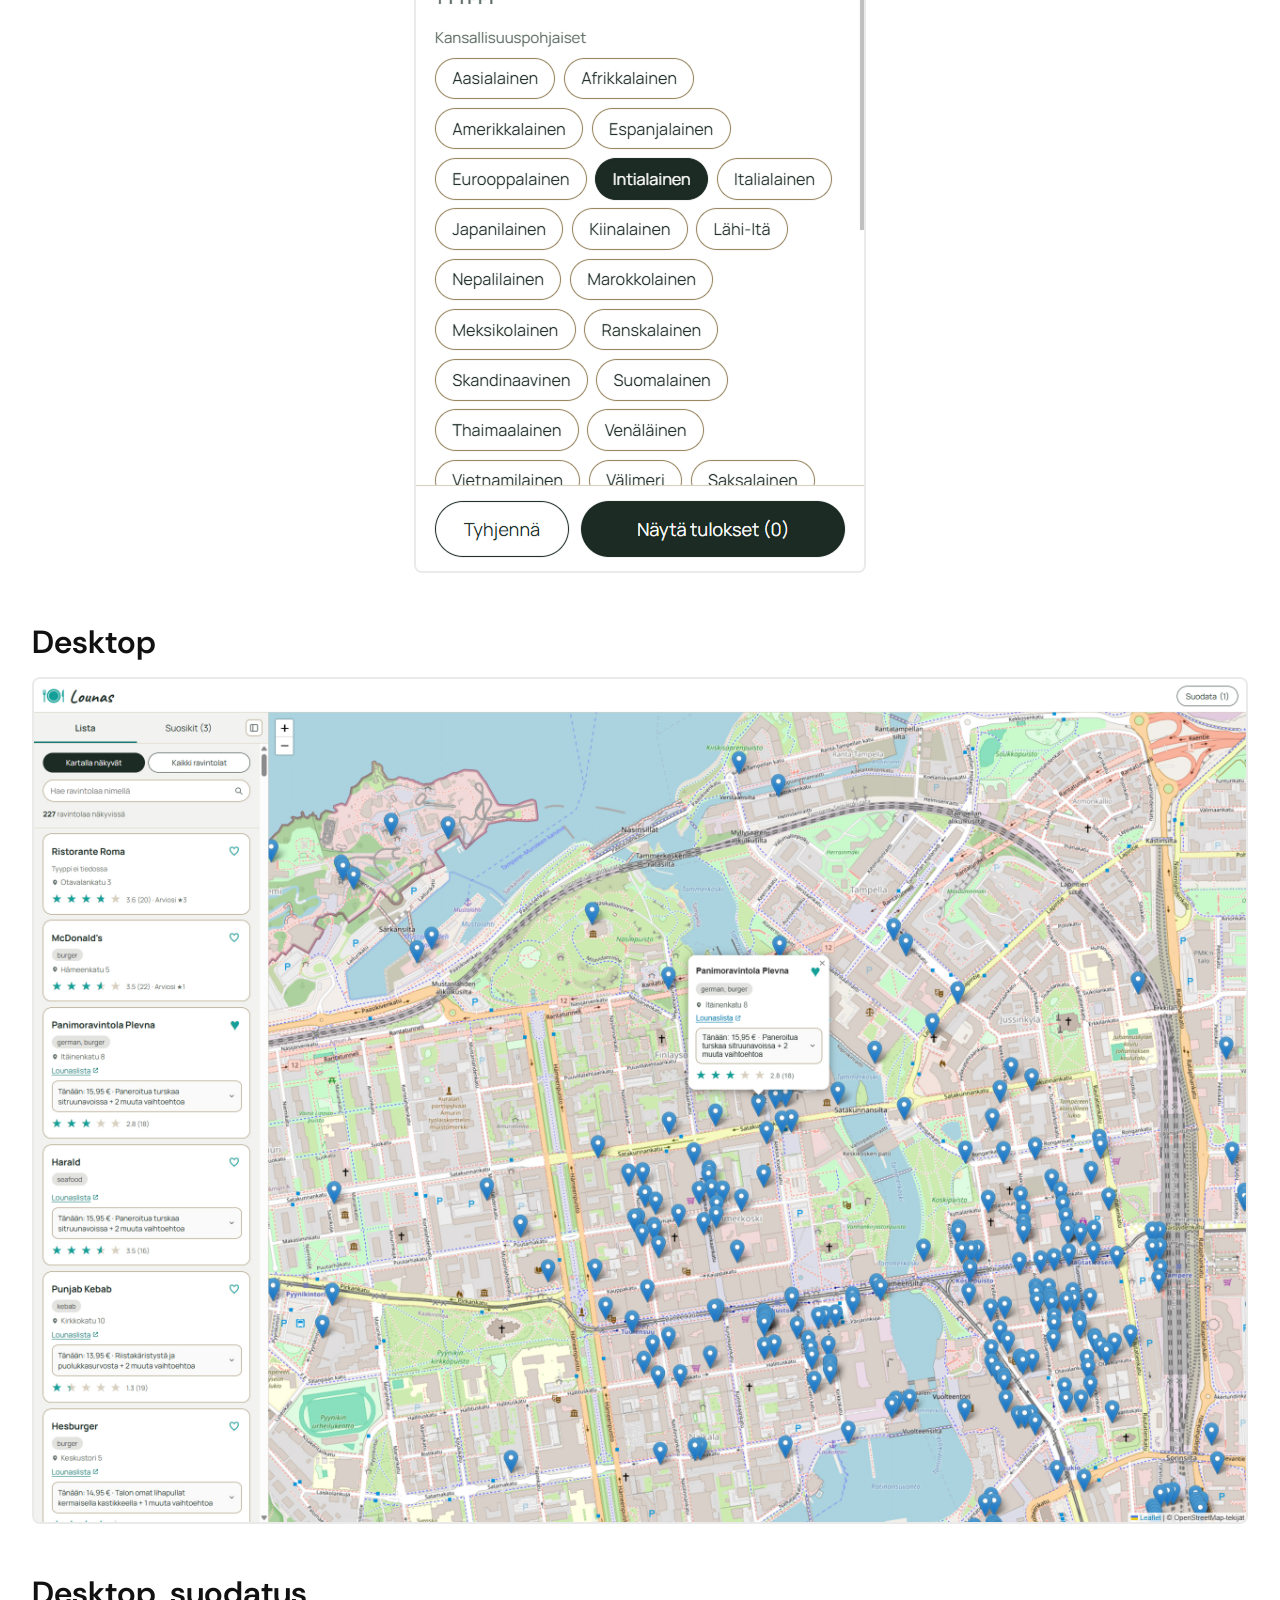
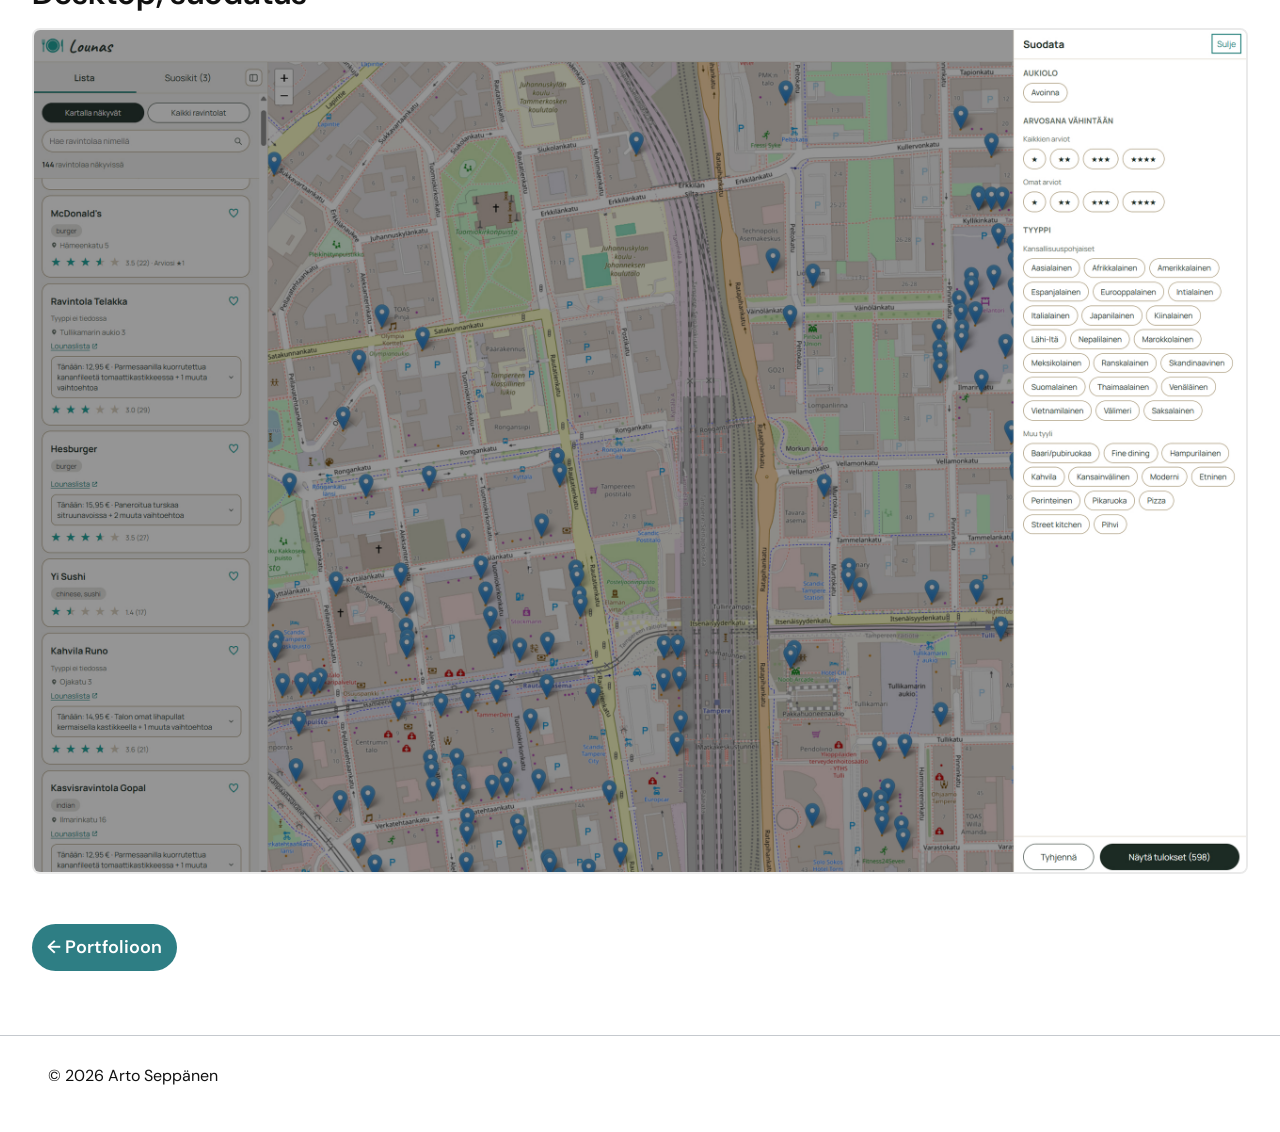
<file: projekti5.html>
<!DOCTYPE html>
<html lang="en">
<head>
  <meta charset="UTF-8">
  <meta name="viewport" content="width=device-width, initial-scale=1.0">
  <meta name="robots" content="noindex">
  <link rel="icon" href="data:,">
  <title>Arto Seppänen — Senior UX Designer</title>  
  <link rel="preconnect" href="https://fonts.googleapis.com">
  <link rel="preconnect" href="https://fonts.gstatic.com" crossorigin>
  <link href="https://fonts.googleapis.com/css2?family=Charis+SIL:ital,wght@0,400;0,700;1,400;1,700&family=DM+Sans:ital,opsz,wght@0,9..40,100..1000;1,9..40,100..1000&family=Open+Sans:ital,wght@0,300..800;1,300..800&display=swap" rel="stylesheet">
  <link rel="stylesheet" href="styles.css">
	
  <!-- Google Analytics seuranta (gtag.js) -->
  <script async src="https://www.googletagmanager.com/gtag/js?id=G-K0N491SN1D"></script>
  <script>
    window.dataLayer = window.dataLayer || [];
    function gtag(){dataLayer.push(arguments);}
    gtag('js', new Date());
    gtag('config', 'G-K0N491SN1D');
  </script>
	
  
</head>
<body>
<a href="#esittely" class="skip-link">Hyppää osaamiseen</a>

<!-- NAV -->
<nav>
  <a href="../#hero" class="nav-logo">Arto Seppänen</a>
  <ul class="nav-links">
    <li><a href="../#esittely">Osaaminen</a></li>
    <li><a href="../#tyokokemus">Työkokemus</a></li>
    <li><a href="../#portfolio">Portfolio</a></li>
    <li><a href="../#palautteita">Palautteita</a></li>
    <li><a href="../#yhteys">Yhteys</a></li>
  </ul>
  <button class="hamburger" id="ham" aria-label="Avaa valikko">
    <span></span><span></span><span></span>
  </button>
</nav>

<!-- MOBILE MENU -->
<nav class="mobile-menu" id="mob" aria-label="Navigaatio" aria-hidden="true">
  <a href="../#esittely" class="mob-link">Osaaminen</a>
  <a href="../#tyokokemus" class="mob-link">Työkokemus</a>
  <a href="../#portfolio" class="mob-link">Portfolio</a>
    <a href="projekti4.html" class="mob-link sublevel">Design system</a>
    <a href="projekti1.html" class="mob-link sublevel">Opetushallituksen Oma opintopolku</a>
	<a href="projekti2.html" class="mob-link sublevel">Wärtsilä FOS</a>
	<a href="projekti3.html" class="mob-link sublevel">ELSA-palvelu</a>
    <a href="projekti5.html" class="mob-link sublevel activesub">Lounas-sovellus</a>
  <a href="../#palautteita" class="mob-link">Palautteita</a>
  <a href="../#yhteys" class="mob-link">Yhteys</a>
</nav>

<main id="main-content">


  
  <!-- HERO -->
  <section id="esittely" class="portfolio project2">

  <div class="contentwrapper">

    <div class="hero-content-portfolio">
      <h1>Nopea tapa löytää päivän lounas ja suosikkiravintolat lähialueelta</h1>
	</div>

  </div>
  </section>

  <!-- projektiesittely -->
  <section id="palvelun-esittely">
  <div class="contentwrapper">
    




    <h2>Lounas-sovellus</h2>
	<p class="hero-sub">
	Lounas on itsenäisesti konseptoimani ja prototyypiksi asti rakentamani sovellus, joka auttaa löytämään lähialueen lounasravintolat kartalta ja listalta nopeasti, suodattamaan niitä tarpeen mukaan sekä tallentamaan ja arvioimaan omia suosikkeja. Sovellus on rajattu demomielessä Tampereen ravintolatarjontaan.
	</p>
	<ul>
	<li>Suunniteltu, tutkittu ja toteutettu itsenäisesti konseptista toimivaksi klikattavaksi prototyypiksi.</li>
	<li>Toteutettu aluksi mobiilisovelluksena, ja laajennettu sittemmin myös työpöytäkäyttöön mobile first -periaatteella.</li>
	<li>Sovellukselle tehty käytettävyystestausta, ja käyttöliittymää parannettu löydösten pohjalta.</li>
	<li><a href="https://artoseppanen.github.io/lounas/" target="_blank">Kokeile sovellusta</a></li>
	</ul>

   </div>
  </section>
  
 <section id="tumma">
  <div class="contentwrapper">
  
  
<h2>Haaste</h2>
<p class="hero-sub">Lounastauolla halutaan usein tietää nopeasti, mitä lähialueen ravintoloissa on tarjolla juuri sinä päivänä — mutta tähän tarkoitukseen ei ole Suomessa omaa, ajantasaista sovellusta.</p>
<ul>
	<li>Eat.fi on vanhentunut, ja sekä sen käyttökokemus että ravintoladata ovat heikolla tasolla. Google Mapsin kaltaiset yleiskarttasovellukset eivät näytä ravintoloiden lounastarjontaa käyttäjäystävällisesti.</li>
	<li>Lounastarjontaa on paljon: välillä halutaan kokeilla jotain uutta, välillä palata tuttuun ja hyväksi havaittuun suosikkiin.</li>
	<li>Käyttäjät haluavat myös nähdä, mistä ravintoloista muut ovat pitäneet, tallentaa omat suosikkinsa muistiin ja arvioida ravintoloita nopeasti ilman ylimääräistä vaivaa.</li>
	</ul>
	
<h2 class="space">Ratkaisu ja lähestymistapani</h2>
<p class="hero-sub">Lähdin liikkeelle todellisesta käyttäjätarpeesta ja rakensin konseptia iteratiivisesti kohti toimivaa prototyyppiä.</p>
	<ul>
<li>Käyttäjätutkimusta haastattelemalla tamperelaisia toimistotyöntekijöitä, jotka käyvät usein lounaalla ja etsivät sekä uusia ravintoloita että vanhoja suosikkipaikkoja.</li>
<li>Konseptin ja käyttöliittymän suunnittelu: karttanäkymä ja listanäkymä, monipuoliset suodattimet (tyyppi, arvosana, aukiolo), suosikit ja nopea arvostelu.</li>
<li>Mobile first -lähestymistapa: käyttöliittymä suunniteltiin ja toteutettiin ensin mobiilille, minkä jälkeen sama looginen rakenne laajennettiin responsiivisesti myös työpöytäkäyttöön — mm. pysyvä sivupalkki ja täysin erillinen suodatinpaneeli suuremmille näytöille.</li>
<li>Käytettävyystestausta prototyypillä oikeiden käyttäjien kanssa, ja löydösten pohjalta tehtyjä parannuksia niin toiminnallisuuteen kuin käyttöliittymän yksityiskohtiin.</li>
<li>Avoimen datan (OpenStreetMap) hyödyntäminen ravintola- ja sijaintitietojen pohjana kaupallisten karttapalveluiden sijaan.</li>

</ul>

	
   </div>
  </section>
  
 <section id="vaalea">
  <div class="contentwrapper">
  
	
	<h2>Lopputulos</h2>


 <div class="konkreatia esittely-cols">
      <div class="esittely-col">
	   <div class="esittely-stat"><img src="thumbs-up.svg" aria-hidden="true"/></div> 
	  <h4>Selkeä ja nopeakäyttöinen konsepti</h4>
       <p>Toimiva prototyyppi, joka näyttää lähialueen ravintolat kartalla ja listassa, suodattaa niitä tyypin, arvosanan ja aukiolon perusteella, ja tallentaa käyttäjän suosikit talteen.</p>
	   <p>Konseptia voi <a href="https://artoseppanen.github.io/lounas/" target="_blank">kokeilla julkaistuna prototyyppinä</a>, jossa ravintolat ja niiden sijainnit haetaan suoraan OpenStreetMapista. Päivän lounaslistadata on fiktiivistä — oikeiden ravintoloiden lounaslistojen automaattinen haku vaatisi oman taustapalvelun, mikä ei ole tämän demon teknisten rajoitusten puitteissa mahdollista.</p>
      </div>
       <div class="esittely-col">
	   <div class="esittely-stat"><img src="smile-plus.svg" aria-hidden="true"/></div> 
	     <h4>Oikeiden käyttäjien tarpeisiin pohjautuva</h4>
        <p>Ratkaisut perustuvat lounastajien haastatteluihin ja käytettävyystestauksen löydöksiin, ei oletuksiin siitä mitä käyttäjä haluaa..</p>
      </div>	 
	</div>
	


   <h2 class="space">Työnäytteitä</h2>

    <h3>Karttanäkymä</h3>
	<img class="portfoliokuva" src="lounas1.jpg" alt="Lounas-sovelluksen kuva">
	
	<h3>Listanäkymä</h3>
	<img class="portfoliokuva" src="lounas2.jpg" alt="Lounas-sovelluksen kuva">
	
	<h3>Suosikit</h3>
	<img class="portfoliokuva" src="lounas3.jpg" alt="Lounas-sovelluksen kuva">
	
	<h3>Suodattimet</h3>
	<img class="portfoliokuva" src="lounas4.jpg" alt="Lounas-sovelluksen kuva">
	
	<h3>Desktop</h3>
    <img class="portfoliokuva" src="lounas5.jpg" alt="Lounas-sovelluksen kuva">
	
	<h3>Desktop, suodatus</h3>
    <img class="portfoliokuva" src="lounas6.jpg" alt="Lounas-sovelluksen kuva">
	
 
<a href="../#portfolio" class="portfolio-link">← Portfolioon</a>

    </div>
  </section>







</main>

<footer>
  <p>© 2026 Arto Seppänen </p>
  </footer>

<script>
  /* ── Hamburger ── */
  const ham  = document.getElementById('ham');
  const mob  = document.getElementById('mob');
  const mobs = document.querySelectorAll('.mob-link');

  function closeMenu() {
    ham.classList.remove('open');
    mob.classList.remove('open');
    mob.setAttribute('aria-hidden', 'true');
    document.body.style.overflow = '';
  }

  ham.addEventListener('click', () => {
    const isOpen = mob.classList.toggle('open');
    mob.setAttribute('aria-hidden', isOpen ? 'false' : 'true');
    ham.classList.toggle('open');
    document.body.style.overflow = isOpen ? 'hidden' : '';
  });

  mobs.forEach(l => l.addEventListener('click', closeMenu));

  /* ── Scrollspy ── */
  const sections  = document.querySelectorAll('section[id]');
  const navLinks  = document.querySelectorAll('.nav-links a');
  const mobLinks  = document.querySelectorAll('.mob-link');

  function setActive(id) {
    navLinks.forEach(l => {
      l.classList.toggle('active', l.getAttribute('href') === '#' + id);
    });
    mobLinks.forEach(l => {
      l.classList.toggle('active', l.getAttribute('href') === '#' + id);
    });
  }

  const spy = new IntersectionObserver(entries => {
    entries.forEach(e => {
      if (e.isIntersecting) setActive(e.target.id);
    });
  }, { rootMargin: '-42% 0px -52% 0px', threshold: 0 });

  sections.forEach(s => spy.observe(s));
</script>
</body>
</html>
</file>
<file: styles.css>
/* ── RESET ─────────────────────────────────────── */
    *, *::before, *::after { box-sizing: border-box; margin: 0; padding: 0; }
    em, i, cite, var { font-style: normal; }

    :root {
	  --accent: #00455c; /*korostus */
	   
	  --link:    #2E7E84; /*linkit */
	  --linkhover: #22686D; /*linkkipainikkeet hover */
      --bg:      #EDEFF2; /* tausta */ /* ── esittely #6d327c, #485DA6, #00a1ba, #00BF98, #36C486) */
      --ink:     #111111; /*body text*/
      
	  --muted:   #505050;
      --rule:    #C5C9CE;
      --white:   #FFFFFF;
      --dark:    #1b365d;

      --f-body:    'DM Sans', sans-serif;
        
    }
	
	
    /* ── taustavärit  ──────────────────────────────────────── */	
	#esittely.portfolio {color: var(--white); padding-top: 144px;}
	#esittely.portfolio.project1 {background:linear-gradient(to right top, #38438b, #944b94, #d75a88); }	
	#esittely.portfolio.project2 {background:linear-gradient(to left bottom, #00bf98, #00a79b, #008f95, #007687, #235e72, #2f4858); }
	#esittely.portfolio.project3 {background:linear-gradient(to left bottom, #00a1ba, #0c92c4, #00455c);}



    html { scroll-behavior: smooth; font-style: normal; font-size: 16px; }

    body {
      background: var(--bg);
      color: var(--ink);
      font-family: var(--f-body);
      font-weight: 400;
      line-height: 1.5;
	  font-size: 18px;
      overflow-x: hidden;
    }

	/* a:link, a:visited, a:active {color: var(--link);}
	a:hover {text-decoration: underline; color: var(--link);} */
	
	h1, h2.h1 {font-size: 64px; line-height: 70px; margin-bottom: 24px; font-weight: 600;}
	h2 {font-size: 48px; line-height: 52px; margin-bottom: 32px;  font-weight: 600;}
	h2.space {padding-top: 64px;}
	h3 {font-size: 32px; line-height: 38px; margin-bottom: 16px; font-weight: 600;}	
	h4 {font-size: 20px; line-height: 26px; margin-bottom: 12px; font-weight: 600;}	
	h5 {font-size: 16px; line-height: 22px; margin-bottom: 8px; font-weight: 600;}
	
	.accent {color: var(--accent); }
	.accent2 {color: var(--accent2); }

    img { display: block; max-width: 100%; }


    /* ── DARK SECTION COLOUR OVERRIDES (contrast compliance) ── */
    #esittely, .cs-challenge {
      --accent: #fff;
      --muted:  #A0A0A0;
    }
    [style*="background: var(--dark)"],
    .mobile-menu {
      --accent: #0DB32B;
      --muted:  #A0A0A0;
    }
	
	ul {margin-left: 30px; padding-bottom: 10px; }
	ul li  {margin-bottom: 12px;}
	
	hr {margin: 32px 0 48px; border: 1px solid var(--rule);}
	
	p {margin-bottom: 16px;}
	
	a {color: var(--link); text-decoration:underline;}
	a:hover {text-decoration:none;}
	
	
	 /* ── back  portfoliosta ────────────────────────────────────────── */
	 .back-link { font-family: var(--f-label); font-size: 13px; letter-spacing: 0.16em; color: var(--ink); text-decoration: none; transition: color 0.15s; }
    .back-link:hover { color: var(--accent); }
	
	 /* ── bottom nav portfoliossa ── */
    .cs-footer-nav { padding: 56px 48px; display: grid; grid-template-columns: 1fr auto 1fr; align-items: center; border-top: 1px solid var(--rule); gap: 24px; }
    .fnav-back { font-family: var(--f-label); font-size: 13px; letter-spacing: 0.16em; color: var(--ink); text-decoration: none; transition: color 0.15s; }
    .fnav-back:hover { color: var(--accent); }
    .fnav-center { text-align: center; }
    .fnav-sig { font-family: var(--f-display); font-size: 22px; font-weight: 600; letter-spacing: -0.02em; color: var(--ink); text-decoration: none; }
    .fnav-end { font-family: var(--f-label); font-size: 13px; letter-spacing: 0.16em; color: var(--ink); text-decoration: none; text-align: right; transition: color 0.15s; display: block; }
    .fnav-end:hover { color: var(--accent); }
    .fnav-end-label { font-family: var(--f-display); font-size: 20px; font-weight: 600; color: var(--ink); display: block; margin-top: 4px; }
    .fnav-prev { display: block; text-align: left; }
    .fnav-prev-label { font-family: var(--f-display); font-size: 20px; font-weight: 600; color: var(--ink); display: block; margin-top: 4px; }
	
	
	  @media (max-width: 990px) {
     
      .fnav-end, .fnav-prev { text-align: center; }
    }


    /* ── NAV ────────────────────────────────────────── */
    nav {
      position: fixed;
      top: 0; left: 0; right: 0;
      z-index: 200;
      height: 56px;
      display: flex;
      align-items: center;
      padding: 0 48px;
      background: rgba( 253, 253, 253, 0.81 );
      backdrop-filter: blur(10px);
	  border-bottom: 1px solid #eaeaea;
	 }

    .nav-logo {
      font-size: 18px;
      font-weight: 600;
      color: #111;
      text-decoration: none;
      margin-right: auto;
    }

    .nav-links {
      display: flex;
      gap: 36px;
      list-style: none;
	  margin-top: 14px;
    }

    .nav-links a {
      font-size: 16px;
      font-weight: 400;
      color: var(--ink);
      text-decoration: none;
      position: relative;
      padding-bottom: 4px;
      transition: color 0.15s;
    }

    .nav-links a::after {
      content: '';
      position: absolute;
      bottom: -4px; left: 0;
      width: 0; height: 4px;
      background: var(--link);
      transition: width 0.22s ease;
    }

    .nav-links a:hover { color: var(--dark); }
    .nav-links a.active { color: var(--ink); }
    .nav-links a.active::after,
    .nav-links a:hover::after { width: 100%; }

    /* Hamburger */
    .hamburger {
      display: none;
      flex-direction: column;
      gap: 5px;
      cursor: pointer;
      background: none;
      border: none;
      padding: 4px;
    }

    .hamburger span {
      display: block;
      width: 22px; height: 1px;
      background: var(--ink);
      transition: transform 0.22s, opacity 0.22s;
    }

    .hamburger.open span:nth-child(1) { transform: translateY(6px) rotate(45deg); }
    .hamburger.open span:nth-child(2) { opacity: 0; }
    .hamburger.open span:nth-child(3) { transform: translateY(-6px) rotate(-45deg); }

    /* Mobile overlay */
    .mobile-menu {
      position: fixed;
      inset: 56px 0 0;
      background: var(--link);
	  height: 417px;
      z-index: 199;
      display: none;
      flex-direction: column;
      padding: 0px;
    }

    .mobile-menu.open { display: flex; }

    .mobile-menu a {
    
      font-weight: 400;
      color: var(--white);
	  width: 100%; 
	  display: block;
      text-decoration: none;
      line-height: 1.15;
      border-top: 1px solid rgba(255,255,255,0.15);
      padding: 16px 0 16px 20px;
      transition: color 0.15s;
	  font-weight: 500; 
    }

    .mobile-menu a:first-child { border-bottom: none; }
    .mobile-menu a:hover { }

    .mobile-menu a.active {
      color: var(--bg);
      border-left: 4px solid var(--white);
      padding-left: 20px;
    }
	
	 .mobile-menu a.sublevel {padding-left: 30px; border-top:0; font-weight: 400; }
	 .mobile-menu a.sublevel.activesub  {border-left: 4px solid var(--white);}


    /* ── SECTIONS ────────────────────────────────────── */
    main { padding-top: 0; }

    section {
      padding: 64px 0;
      position: relative;
	  margin: 0 auto;
    }
	
	section#vaalea, section#palvelun-esittely { background: var(--white); padding: 64px 0; }
	section#tumma { background: var(--bg); padding: 64px 0;}
	
	.contentwrapper {margin: 0 auto; max-width: 1280px; width: 100%; padding: 0 32px;}
	

    .ghost-num {
     
      line-height: 1;
      color: var(--rule);
      position: absolute;
      top: 32px; right: 48px;
      user-select: none;
      pointer-events: none;
    }

    .kicker {
      font-size: 16px;
	  font-weight: 600;
      text-transform: uppercase;
      color: var(--accent);
      margin-bottom: 28px;
    }

    /* ── HERO ─────────────────────────────────────────── */
    #hero {
      min-height: 100vh;
      display: flex;
      flex-direction: column;
      justify-content: flex-end;
      padding: 0;
      position: relative;
      overflow: hidden;
	  
    }

    .hero-bg {
      position: absolute;
	  right:-3.5%;
	  opacity: 0.5;
	  top:10%;
      width: 25%;
      z-index: 2;  
    }

    /* Gradient layeri — vaalea pohjalta, normaali ylhäältä */
    .hero-overlay {
      position: absolute;
      inset: 0;
      z-index: 1;
      background: linear-gradient(to right top, #6d327c, #485DA6, #00a1ba, #00BF98, #36C486)
    }
	
    .hero-content {
      position: relative;
      z-index: 2;
      padding: 0 0 120px;
	 color: var(--white);
    }
	
	.hero-content-portfolio {
	  position: relative;
      z-index: 2;
      padding: 0;			
	}
	


    .hero-meta {
      font-size: 16px;
      color: var(--white);
      margin-bottom: 32px;
    }

    .hero-sub {
      font-size: 24px;
	  line-height: 30px;
      font-weight: 400;
      margin-bottom: 40px;
    }
	
	#hero .hero-sub {max-width: 860px;}
	
	#esittely .hero-sub {margin-bottom: 24px; }
	#esittely.portfolio .hero-sub {margin-bottom: 0px; }

    .btn-primary {
      display: inline-block;
      
   
      color: var(--bg);
      background: var(--ink);
      padding: 15px 36px;
      text-decoration: none;
      transition: background 0.15s;
    }

    .btn-primary:hover { background: var(--accent); }

    .scroll-hint {
      position: absolute;
      bottom: 44px; left: 0px;
      font-size: 14px;   
      color: var(--ink);
    }

    /* ── esittely #6d327c, #485DA6, #00a1ba, #00BF98, #36C486) */
    #esittely {
     
	  
    }


    .esittely-cols {
	  margin-top:32px;
      display: grid;
      grid-template-columns: repeat(2,1fr);
    }
	
	.konkreatia.esittely-cols {grid-template-columns: repeat(2,1fr);}
	.ydinosaaminen.esittely-cols {grid-template-columns: repeat(3,1fr);}

    .esittely-col {
      border-left: 0;
      padding: 0 44px 40px 0;
    }

    .esittely-col:first-child { }

    .esittely-stat {
      font-size: 56px;
      color: var(--accent);
      margin-bottom: 12px;
    }
	
	.big {font-size: 28px;
    font-weight: 700;}
	
	.esittely-stat img {width: 64px; }
	
	.esittely-stat svg path {fill: blue; }

    .esittely-col h3 {
     
      color: var(--bg);
      margin-bottom: 16px;
    }

    .esittely-col p {
      font-size: 18px;
     
    }

    /* ── tyokokemus ─────────────────────────────────────── */
    #tyokokemus {  background: var(--white);  }



    .exp-row {
      display: grid;
      grid-template-columns: 164px 0 1fr;
      gap: 0;
      padding: 40px 0;
    }

    .exp-row { border-bottom: 1px solid var(--rule); }

    .exp-years {
      font-size: 16px;
      color: var(--ink);
      padding-top: 0;
    }

    .exp-rule {
      width: 0;
      background: var(--rule);
    }

    .exp-role {
      font-weight: 600;
      margin-bottom: 6px;
    }

    .exp-co {
      font-size: 16px;
	  font-weight: 500;
     
      color: var(--accent);
      margin-bottom: 12px;
    }

    .exp-desc {
      font-size: 18px;
      color: var(--ink);
      
    }

    /* ── portfolio ────────────────────────────────────────────── */
    #portfolio {}



    .portfolio-grid {
      display: grid;
      grid-template-columns: repeat(2, 1fr);
	  margin-left:-48px;
    }

    .portfolio-card {
      padding: 0 48px 48px;
	  margin-top: 24px;
    }
	
	 .portfolio-card h4 {margin-bottom: 24px;}
	 .portfolio-card h4 a {text-decoration:none; color: var(--ink);}


    .portfolio-img {
      width: 100%;
	  height: 230px;
      object-fit: cover;
      object-position: top center;
      margin-bottom: 24px;

    }

    .portfolio-card:hover .portfolio-img { filter: grayscale(0%); }

    .portfolio-idx {
      font-size: 16px;
      
      color: var(--accent);
      margin-bottom: 6px;
    }

   

    .portfolio-desc {
      font-size: 16px;
      color: var(--ink);
     
      margin-bottom: 20px;
    }

    .portfolio-tags {
      display: flex;
      flex-wrap: wrap;
      gap: 6px;
      margin-bottom: 22px;
    }

    .tag {
      font-size: 14px;
      
      border: 1px solid var(--rule);
      padding: 4px 8px;
      color: var(--ink);
    }

    .portfolio-link {
      color: #fff;
	  background-color: var(--link);
	  border-radius: 25px;
      text-decoration: none;
      padding: 10px 15px;
	  font-weight: 600;  
     display:inline-block;	  
    }

    .portfolio-link:hover { background: var(--linkhover); }
	
	.kuvagalleria {}
	.portfoliokuva {border: 2px solid #eaeaea; border-radius: 8px; margin: 0 auto 50px auto; }
	

    /* ── palautteita ──────────────────────────────────── */
    #palautteita { background: var(--white);}



    .test-grid {
      display: grid;
      grid-template-columns: 1fr;
    }

    .test-card {
      padding: 44px 44px 44px 0;
    }

    .test-card {
      padding: 32px 0 ;
      border-bottom: 1px solid var(--rule);
    }


    .test-author {
      display: flex;
      align-items: center;
      gap: 16px;
    }


    .test-name {
      font-size: 16px;
      font-weight: 500;
	  color:  var(--accent);
    }

    .test-role {
      font-size: 16px;
      color: var(--ink);
    }

    /* ── yhteys ───────────────────────────────────────── */
    #yhteys { min-height: 80vh; background:linear-gradient(to right top, #38438b, #944b94, #d75a88, #ff7e71, #ffb25f, #ffeb68); color:#fff;  }


    .yhteys-headline em {
      color: var(--accent);
    }

    .yhteys-grid {
      display: grid;
      grid-template-columns: 1fr 1fr;
    }

    .yhteys-cell {
      padding: 32px 0;
      border-top: 1px solid var(--rule);
    }
	
	.yhteys-cell img {
		border-radius: 110px; width: 200px; border: 5px solid var(--bg); margin: 0 auto;;
	}

    .yhteys-cell:nth-child(1),
    .yhteys-cell:nth-child(2) {
      border-top: none;
    }

    .yhteys-cell:nth-child(even) {
      padding: 64px 0 32px 32px;
    }

    .yhteys-label {
      font-size: 16px;
      margin-bottom: 8px;
    }

    .yhteys-val {

      font-weight: 400;
      color: var(--white);
      text-decoration: none;
      border-bottom: 1px solid transparent;
      transition: color 0.15s, border-color 0.15s;
    }

    a.yhteys-val {color: var(--white); text-decoration: underline;}
    a.yhteys-val:hover {
      color: var(--hover);
	  text-decoration:none;
    }

    /* ── FOOTER ───────────────────────────────────────── */
    footer {
      padding: 28px 48px;
      display: flex;
      justify-content: space-between;
      align-items: center;
      border-top: 1px solid var(--rule);
	  background: var(--white); 
    }

    footer p {

      font-size: 16px;
    
      color: var(--ink);
    }


@media (max-width: 1100px) {
   .hero-bg {display:none;}
}

    /* ── RESPONSIVE ───────────────────────────────────── */
    @media (max-width: 990px) {
		
      nav    { padding: 0 24px; }
	  .contentwrapper { padding: 0 24px;}
      #hero  { padding: 0; }
      .hero-content { padding: 0 0 84px; }
      .ghost-num { right: 24px; font-size: 100px; }
      .scroll-hint { display: none; }

      .nav-links  { display: none; }
      .hamburger  { display: flex; }

      .esittely-cols, .konkreatia.esittely-cols, .ydinosaaminen.esittely-cols { grid-template-columns: 1fr; gap: 0; }
	  
      .esittely-col:first-child { border-top: none; margin-top: 0; padding-top: 0; }

      .exp-row { grid-template-columns: 1fr; gap: 12px; }
      .exp-rule { display: none; }

      .portfolio-grid { grid-template-columns: 1fr; margin-left:0; }
      .portfolio-card {border:0;padding: 64px 0 0;margin-top: 0;}
      .portfolio-card:first-child { border-top: none; padding-top: 0; }	  

      .yhteys-grid { grid-template-columns: 1fr; }
      .yhteys-cell:nth-child(even) {border-left: none;padding: 16px 0;}
	  .yhteys-cell img {margin:0;}

      footer { flex-direction: column; gap: 6px; padding: 24px; text-align: center; }
    }

    @media (max-width: 660px) {
      body, p, .esittely-col p, .exp-desc, .exp-co {font-size: 17px; line-height:1.4; }
	  section  {padding: 64px 0 48px 0;}
	  section#vaalea, section#tumma, section#palvelun-esittely {padding: 64px 0 48px 0;}
	  #esittely.portfolio {padding-top: 96px;}
	h1, h2.h1 {font-size: 42px; line-height: 46px; margin-bottom: 16px; }
	h2 {font-size: 34px; line-height: 40px; margin-bottom: 16px; }
	h3 {font-size: 26px; line-height: 32px;}
	p.hero-meta {margin-bottom: 16px;}
	.contentwrapper{padding: 0 16px;}
    .esittely-col {padding-bottom: 24px;}
	hr {margin: 0 0 32px;}
	.esittely-stat img {width: 48px;}
	.portfolio-grid {padding-top: 32px; }
	.portfolio-card {padding-top: 48px; }
	.exp-row {padding: 32px 0;}
	.exp-desc {margin-bottom:0;}
	
	}

    /* ── SKIP LINK  ── */
    .skip-link {
      position: absolute;
      top: -120px;
      left: 16px;
      background: var(--ink);
      color: var(--bg);
   
      font-size: 16px;
    
      padding: 12px 24px;
      z-index: 9999;
      text-decoration: none;
    }
    .skip-link:focus { top: 8px; }

    /* ── FOCUS STYLES (2.4.7) ── */
    :focus-visible {
      outline: 2px solid var(--accent);
      outline-offset: 3px;
    }
</file>
